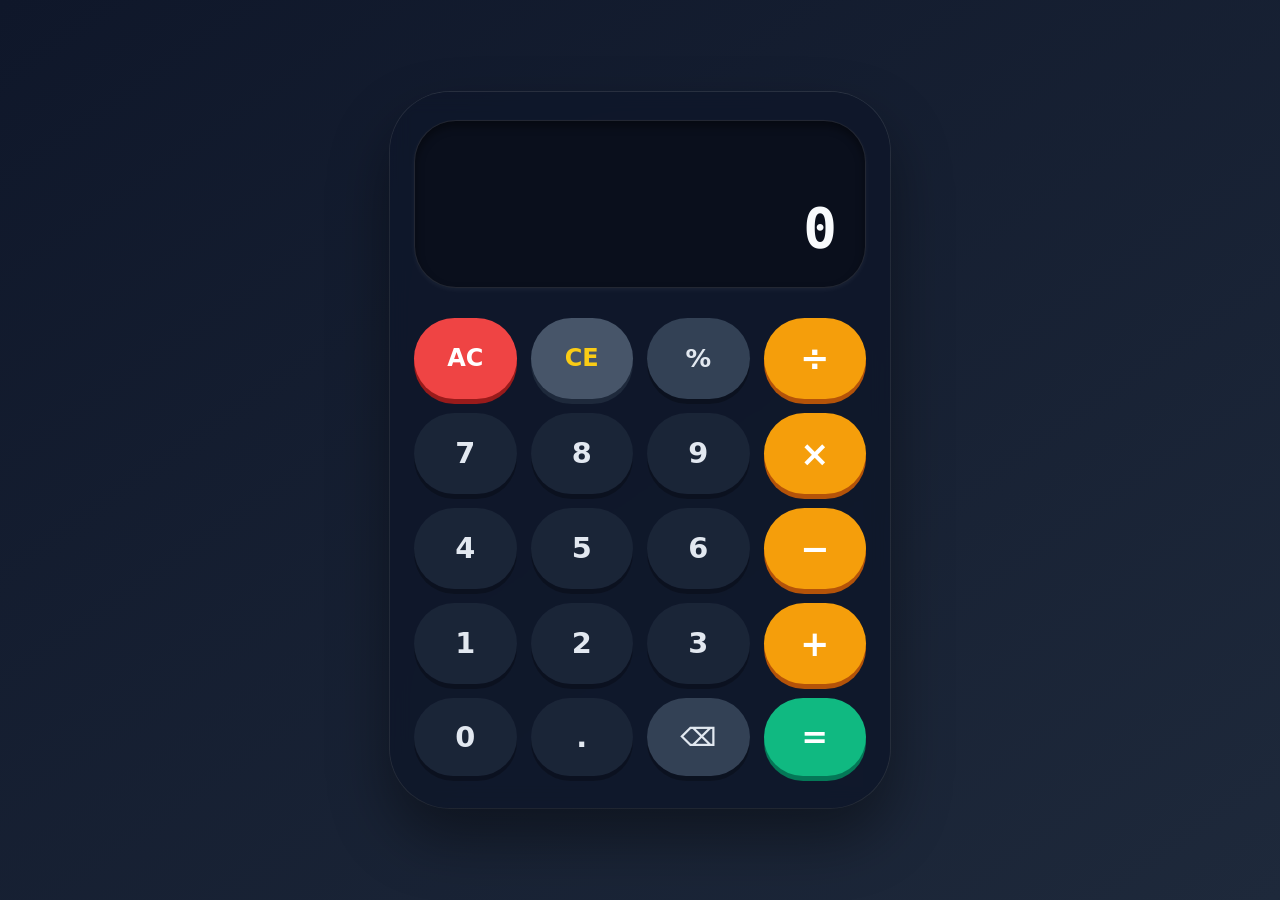
<file: calculator/index.html>
<!DOCTYPE html>
<html lang="en">
<head>
    <meta charset="UTF-8">
    <meta name="viewport" content="width=device-width, initial-scale=1.0, user-scalable=no">
    <title>Calculator</title>
    <style>
        * {
            margin: 0;
            padding: 0;
            box-sizing: border-box;
            user-select: none;
        }

        body {
            min-height: 100vh;
            background: linear-gradient(145deg, #0f172a 0%, #1e293b 100%);
            display: flex;
            justify-content: center;
            align-items: center;
            font-family: 'Segoe UI', 'Poppins', 'Inter', system-ui, -apple-system, sans-serif;
            padding: 20px;
        }

        .calculator {
            max-width: 500px;
            width: 100%;
            background: rgba(15, 23, 42, 0.85);
            backdrop-filter: blur(10px);
            border-radius: 60px;
            box-shadow: 0 30px 60px rgba(0, 0, 0, 0.4), 0 0 0 1px rgba(255, 255, 255, 0.1);
            padding: 28px 24px 32px 24px;
        }

        .display {
            background: #0a0f1c;
            border-radius: 42px;
            padding: 25px 28px;
            margin-bottom: 30px;
            box-shadow: inset 0 5px 8px rgba(0, 0, 0, 0.4), 0 2px 5px rgba(255, 255, 255, 0.05);
            border: 1px solid rgba(255, 255, 255, 0.1);
        }

        .expression {
            min-height: 36px;
            font-size: 1.2rem;
            color: #94a3b8;
            text-align: right;
            word-wrap: break-word;
            word-break: break-all;
            font-family: 'Courier New', 'Fira Code', monospace;
            letter-spacing: 0.5px;
        }

        .current-input {
            font-size: 3.5rem;
            font-weight: 700;
            text-align: right;
            color: #f8fafc;
            word-wrap: break-word;
            word-break: break-all;
            line-height: 1.2;
            margin-top: 12px;
            font-family: 'Segoe UI', 'Inter', monospace;
        }

        .buttons-grid {
            display: grid;
            grid-template-columns: repeat(4, 1fr);
            gap: 14px;
        }

        .btn {
            background: rgba(30, 41, 59, 0.8);
            border: none;
            padding: 20px 0;
            border-radius: 50px;
            font-size: 1.8rem;
            font-weight: 600;
            color: #e2e8f0;
            transition: all 0.15s ease;
            cursor: pointer;
            box-shadow: 0 5px 0 rgba(0, 0, 0, 0.25);
            font-family: inherit;
            display: flex;
            align-items: center;
            justify-content: center;
        }

        .btn:active {
            transform: translateY(3px);
            box-shadow: 0 2px 0 rgba(0, 0, 0, 0.25);
        }

        .operator {
            background: #f59e0b;
            color: white;
            font-size: 2.2rem;
            box-shadow: 0 5px 0 #b45309;
        }

        .operator-equal {
            background: #10b981;
            box-shadow: 0 5px 0 #047857;
            font-size: 2rem;
        }

        .clear-btn {
            background: #ef4444;
            color: white;
            font-size: 1.5rem;
            box-shadow: 0 5px 0 #991b1b;
        }

        .clear-entry {
            background: #475569;
            color: #facc15;
            font-size: 1.5rem;
            box-shadow: 0 5px 0 #1e293b;
        }

        .btn-special {
            background: #334155;
            font-size: 1.6rem;
        }

        @media (hover: hover) {
            .btn:hover {
                filter: brightness(1.1);
                transform: translateY(-2px);
                box-shadow: 0 7px 0 rgba(0, 0, 0, 0.25);
            }
            .btn:active:hover {
                transform: translateY(3px);
                box-shadow: 0 2px 0 rgba(0, 0, 0, 0.25);
            }
        }

        @media (max-width: 500px) {
            .calculator {
                padding: 20px 18px 26px;
            }
            .btn {
                padding: 15px 0;
                font-size: 1.5rem;
            }
            .current-input {
                font-size: 2.5rem;
            }
            .buttons-grid {
                gap: 10px;
            }
            .operator {
                font-size: 1.9rem;
            }
        }
    </style>
</head>
<body>

<div class="calculator">
    <div class="display">
        <div class="expression" id="expressionArea"></div>
        <div class="current-input" id="currentDisplay">0</div>
    </div>

    <div class="buttons-grid">
        <button class="btn clear-btn" data-action="clearAll">AC</button>
        <button class="btn clear-entry" data-action="clearEntry">CE</button>
        <button class="btn btn-special" data-op="percent">%</button>
        <button class="btn operator" data-op="/">÷</button>

        <button class="btn number" data-num="7">7</button>
        <button class="btn number" data-num="8">8</button>
        <button class="btn number" data-num="9">9</button>
        <button class="btn operator" data-op="*">×</button>

        <button class="btn number" data-num="4">4</button>
        <button class="btn number" data-num="5">5</button>
        <button class="btn number" data-num="6">6</button>
        <button class="btn operator" data-op="-">−</button>

        <button class="btn number" data-num="1">1</button>
        <button class="btn number" data-num="2">2</button>
        <button class="btn number" data-num="3">3</button>
        <button class="btn operator" data-op="+">+</button>

        <button class="btn number" data-num="0">0</button>
        <button class="btn number" data-num=".">.</button>
        <button class="btn btn-special" data-action="backspace">⌫</button>
        <button class="btn operator operator-equal" data-action="equals">=</button>
    </div>
</div>

<script>
    const currentDisplaySpan = document.getElementById('currentDisplay');
    const expressionSpan = document.getElementById('expressionArea');

    let currentInput = "0";
    let previousInput = "";
    let currentOperator = null;
    let waitingForOperand = false;
    let expressionHistory = "";

    function formatDisplay(value) {
        if (value === undefined || value === null) return "";
        let str = value.toString();
        if (str.length > 16) {
            let num = parseFloat(str);
            if (!isNaN(num)) return num.toExponential(10);
        }
        return str;
    }

    function getOperatorSymbol(op) {
        if (op === '+') return '+';
        if (op === '-') return '−';
        if (op === '*') return '×';
        if (op === '/') return '÷';
        if (op === '%') return '%';
        return op;
    }

    function updateDisplay() {
        let mainValue = currentInput;
        if (mainValue === "") mainValue = "0";
        if (mainValue.length > 18) {
            mainValue = parseFloat(mainValue).toExponential(10);
        }
        currentDisplaySpan.innerText = mainValue;

        if (expressionHistory) {
            expressionSpan.innerText = expressionHistory;
        } else if (currentOperator && previousInput !== "" && !waitingForOperand) {
            expressionSpan.innerText = `${formatDisplay(previousInput)} ${getOperatorSymbol(currentOperator)} ${formatDisplay(currentInput)}`;
        } else if (previousInput !== "" && currentOperator && waitingForOperand) {
            expressionSpan.innerText = `${formatDisplay(previousInput)} ${getOperatorSymbol(currentOperator)} `;
        } else {
            expressionSpan.innerText = "";
        }
    }

    function calculate(operator, a, b) {
        const num1 = parseFloat(a);
        const num2 = parseFloat(b);
        if (isNaN(num1) || isNaN(num2)) return NaN;

        switch (operator) {
            case '+': return num1 + num2;
            case '-': return num1 - num2;
            case '*': return num1 * num2;
            case '/': 
                if (num2 === 0) return NaN;
                return num1 / num2;
            case '%': return num1 % num2;
            default: return NaN;
        }
    }

    function handleError(errorMsg) {
        currentDisplaySpan.innerText = errorMsg;
        expressionSpan.innerText = "error";
        setTimeout(() => {
            clearAll();
        }, 1300);
        previousInput = "";
        currentOperator = null;
        waitingForOperand = false;
        currentInput = "0";
        expressionHistory = "";
    }

    function setOperator(op) {
        if (currentOperator !== null && !waitingForOperand) {
            const result = calculate(currentOperator, previousInput, currentInput);
            if (isNaN(result) || !isFinite(result)) {
                handleError("Math Error");
                return;
            }
            previousInput = result.toString();
            currentInput = previousInput;
            expressionHistory = `${formatDisplay(previousInput)} ${getOperatorSymbol(op)} `;
            waitingForOperand = true;
            currentOperator = op;
            updateDisplay();
            return;
        }

        if (currentOperator === null && !waitingForOperand) {
            previousInput = currentInput;
            currentOperator = op;
            waitingForOperand = true;
            expressionHistory = `${formatDisplay(previousInput)} ${getOperatorSymbol(op)} `;
            updateDisplay();
            return;
        }

        if (waitingForOperand) {
            currentOperator = op;
            let parts = expressionHistory.trim().split(' ');
            if (parts.length >= 2) {
                parts[1] = getOperatorSymbol(op);
                expressionHistory = parts.join(' ') + ' ';
            } else {
                expressionHistory = `${formatDisplay(previousInput)} ${getOperatorSymbol(op)} `;
            }
            updateDisplay();
        }
    }

    function inputNumber(num) {
        if (waitingForOperand) {
            currentInput = num;
            waitingForOperand = false;
            if (!expressionHistory && currentOperator) {
            } else {
                expressionHistory = "";
            }
            updateDisplay();
            return;
        }

        if (num === '.') {
            if (currentInput.includes('.')) return;
            if (currentInput === "" || currentInput === "0") {
                currentInput = "0.";
                updateDisplay();
                return;
            }
            currentInput += '.';
            updateDisplay();
            return;
        }

        if (currentInput === "0" && num !== ".") {
            currentInput = num;
        } else {
            currentInput += num;
        }
        
        if (currentInput.length > 20) {
            currentInput = currentInput.slice(0, 20);
        }
        updateDisplay();
    }

    function handlePercent() {
        if (waitingForOperand || currentInput === "") return;
        let value = parseFloat(currentInput);
        if (isNaN(value)) return;
        currentInput = (value / 100).toString();
        updateDisplay();
    }

    function backspace() {
        if (waitingForOperand) return;
        if (currentInput.length === 1 || (currentInput.length === 2 && currentInput.startsWith("-"))) {
            currentInput = "0";
        } else {
            currentInput = currentInput.slice(0, -1);
            if (currentInput === "" || currentInput === "-") currentInput = "0";
        }
        updateDisplay();
    }

    function clearEntry() {
        currentInput = "0";
        waitingForOperand = false;
        updateDisplay();
    }

    function clearAll() {
        currentInput = "0";
        previousInput = "";
        currentOperator = null;
        waitingForOperand = false;
        expressionHistory = "";
        updateDisplay();
    }

    function evaluateExpression() {
        if (currentOperator === null || waitingForOperand) {
            if (currentOperator !== null && waitingForOperand && previousInput !== "") {
                currentInput = previousInput;
                currentOperator = null;
                waitingForOperand = false;
                expressionHistory = "";
                updateDisplay();
            }
            return;
        }

        const result = calculate(currentOperator, previousInput, currentInput);
        if (isNaN(result) || !isFinite(result)) {
            handleError("Cannot divide by zero");
            return;
        }

        expressionHistory = `${formatDisplay(previousInput)} ${getOperatorSymbol(currentOperator)} ${formatDisplay(currentInput)} =`;
        
        let rounded = parseFloat(result.toFixed(10));
        currentInput = rounded.toString();
        previousInput = "";
        currentOperator = null;
        waitingForOperand = true;
        updateDisplay();
    }

    function toggleSign() {
        if (waitingForOperand) return;
        let val = parseFloat(currentInput);
        if (isNaN(val)) return;
        currentInput = (-val).toString();
        updateDisplay();
    }

    document.querySelectorAll('.number').forEach(btn => {
        btn.addEventListener('click', () => {
            const num = btn.getAttribute('data-num');
            if (num !== null) inputNumber(num);
        });
    });

    document.querySelectorAll('.operator[data-op]').forEach(btn => {
        btn.addEventListener('click', () => {
            let op = btn.getAttribute('data-op');
            if (op === '%') {
                handlePercent();
                return;
            }
            setOperator(op);
        });
    });

    const clearAllBtn = document.querySelector('[data-action="clearAll"]');
    if (clearAllBtn) clearAllBtn.addEventListener('click', clearAll);

    const clearEntryBtn = document.querySelector('[data-action="clearEntry"]');
    if (clearEntryBtn) clearEntryBtn.addEventListener('click', clearEntry);

    const backspaceBtn = document.querySelector('[data-action="backspace"]');
    if (backspaceBtn) backspaceBtn.addEventListener('click', backspace);

    const equalsBtn = document.querySelector('[data-action="equals"]');
    if (equalsBtn) equalsBtn.addEventListener('click', evaluateExpression);

    window.addEventListener('keydown', (e) => {
        const key = e.key;
        if (key >= '0' && key <= '9') {
            inputNumber(key);
        } else if (key === '.') {
            inputNumber('.');
        } else if (key === '+' || key === '-' || key === '*' || key === '/') {
            setOperator(key);
            e.preventDefault();
        } else if (key === '%') {
            handlePercent();
        } else if (key === 'Enter' || key === '=') {
            evaluateExpression();
            e.preventDefault();
        } else if (key === 'Escape') {
            clearAll();
        } else if (key === 'Backspace') {
            backspace();
        } else if (key === 'Delete') {
            clearEntry();
        } else if (key === 'n' || key === 'N' || key === '±') {
            toggleSign();
        }
    });

    const displayDiv = document.querySelector('.current-input');
    if (displayDiv) {
        displayDiv.addEventListener('dblclick', () => toggleSign());
        displayDiv.style.cursor = 'pointer';
    }

    updateDisplay();
</script>
</body>
</html>
</file>
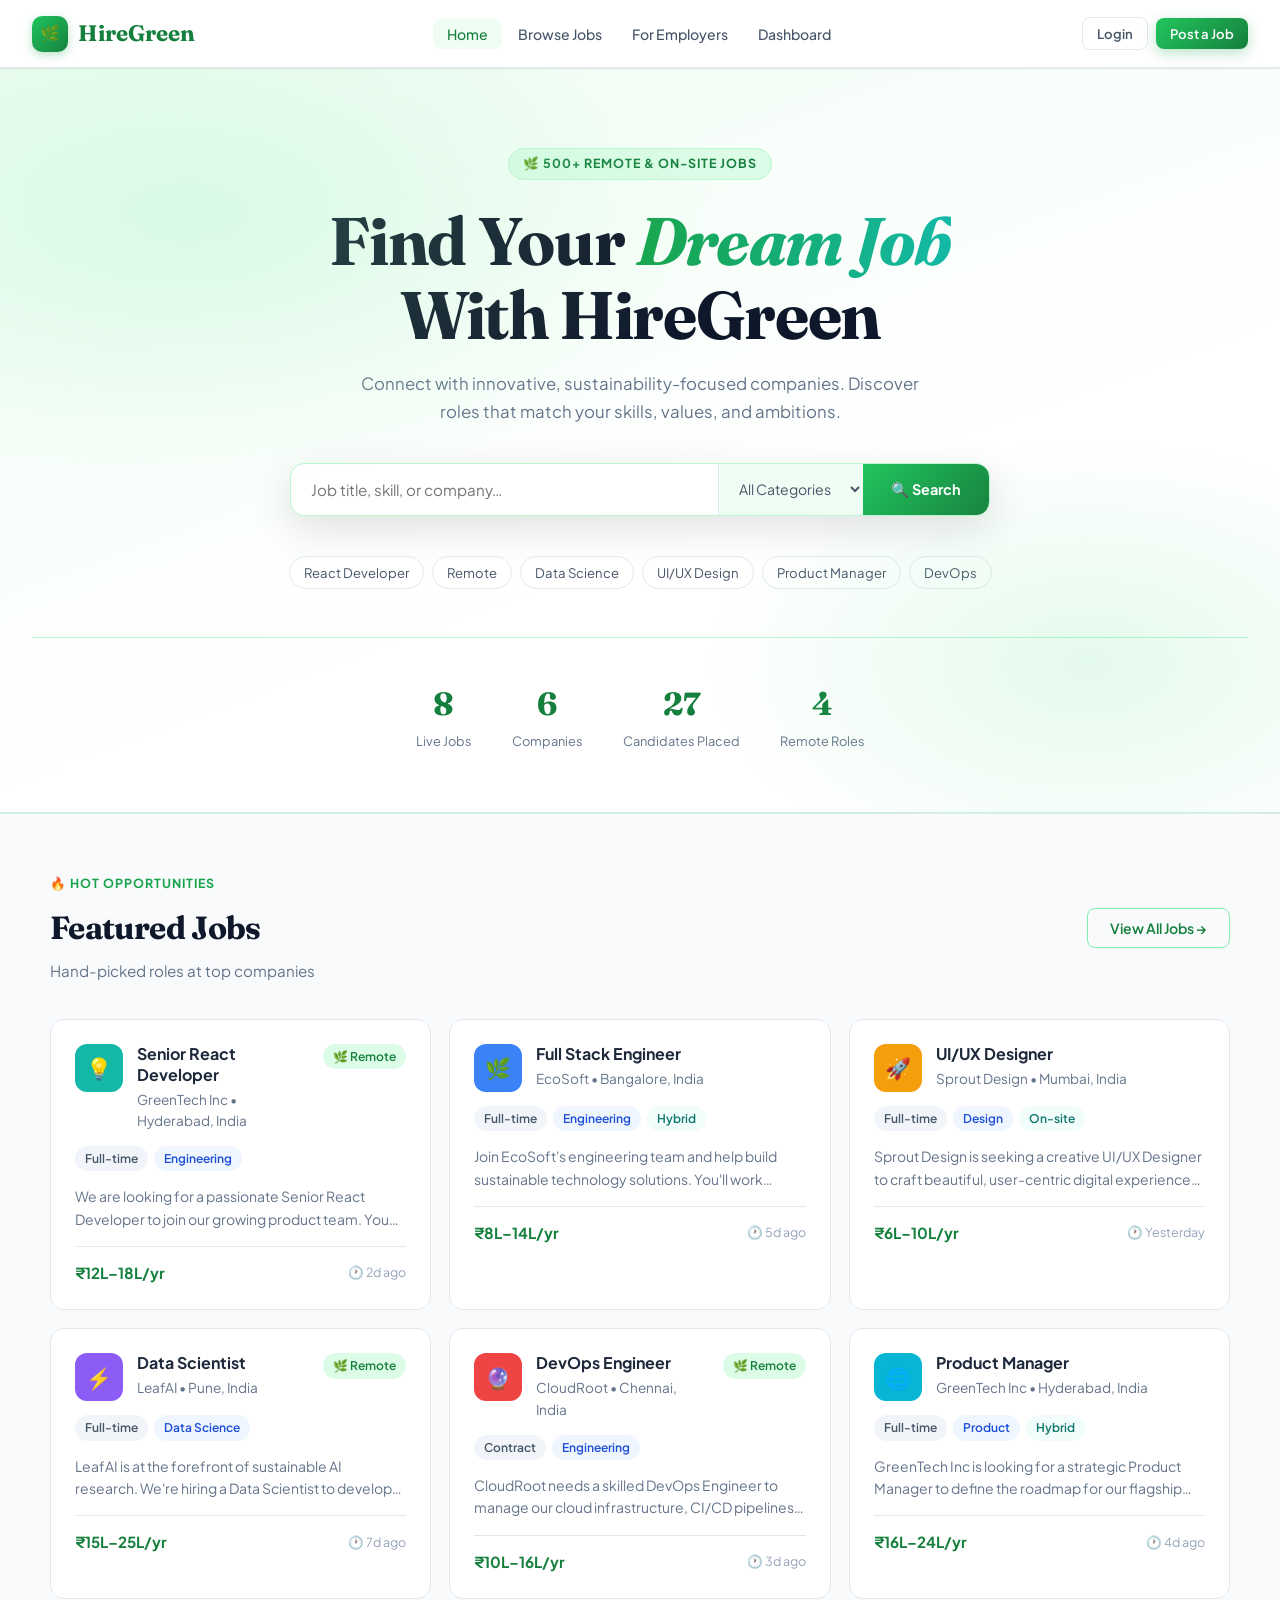
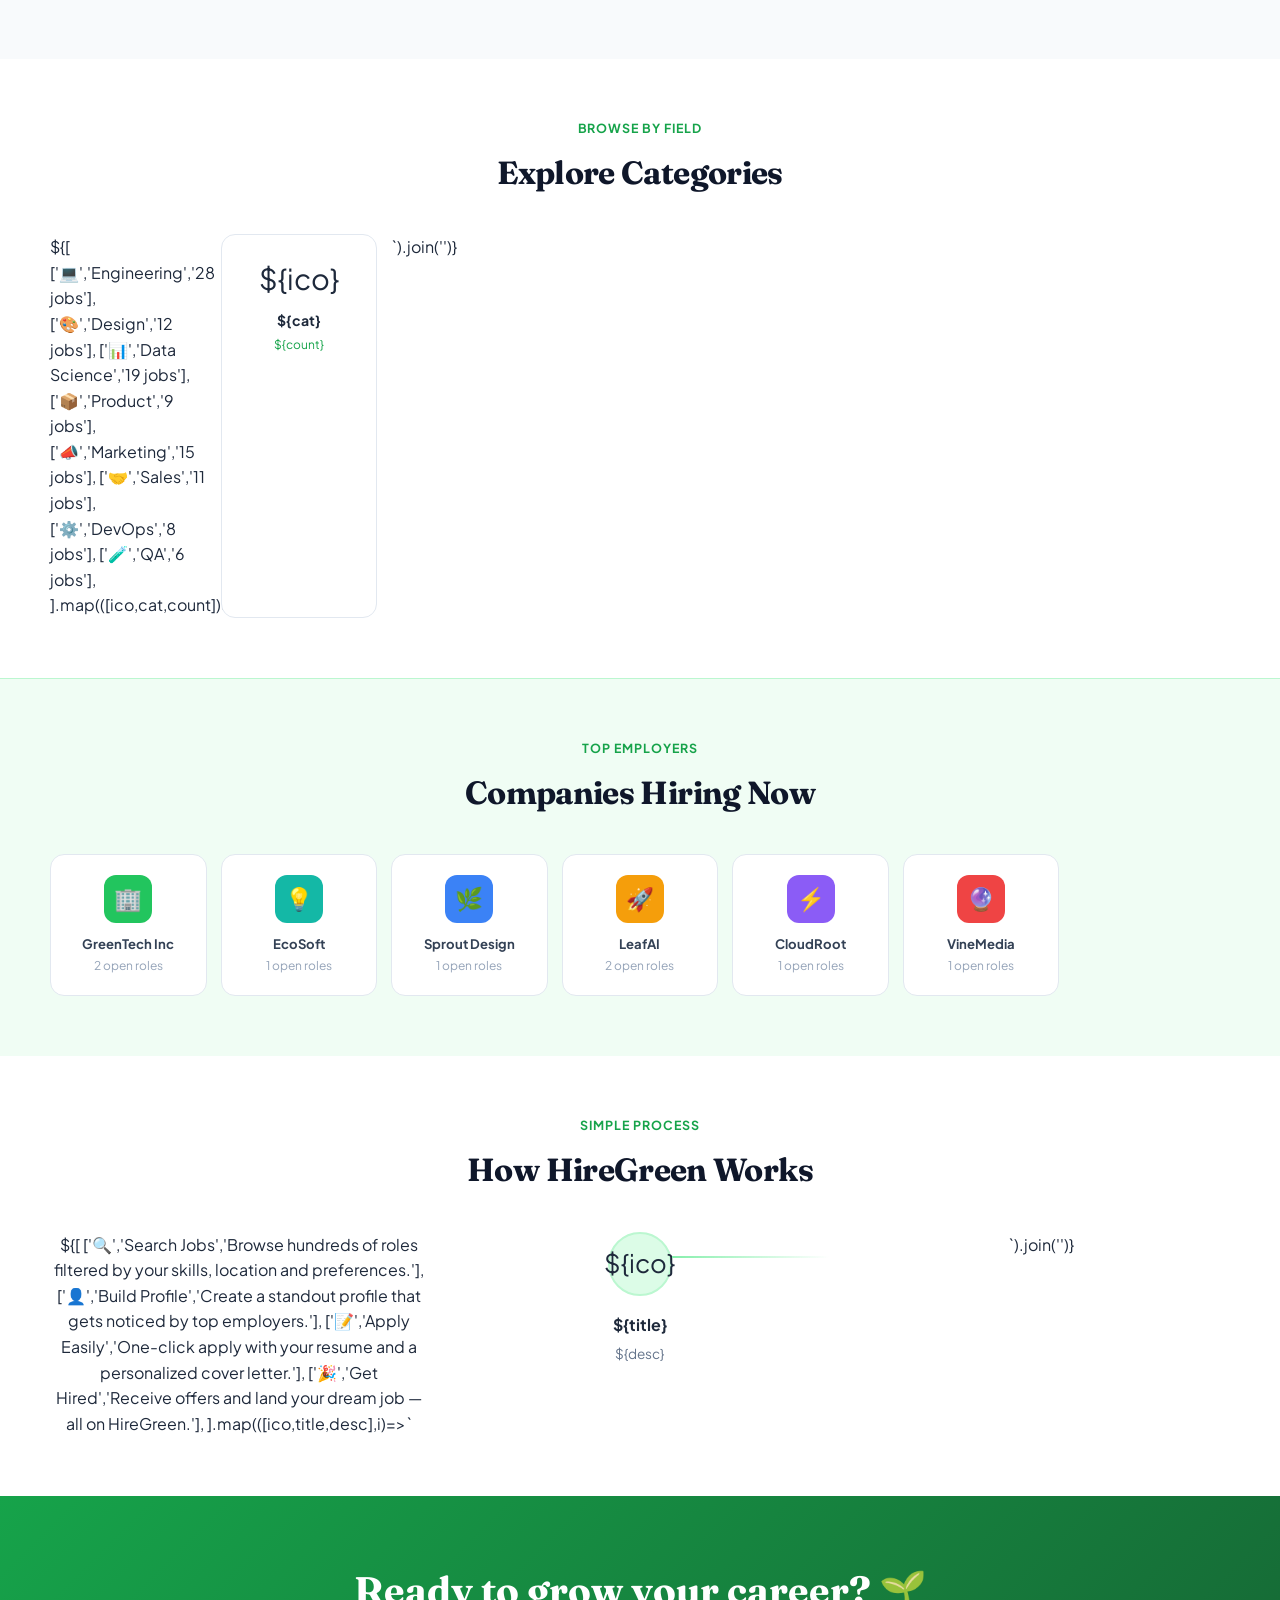
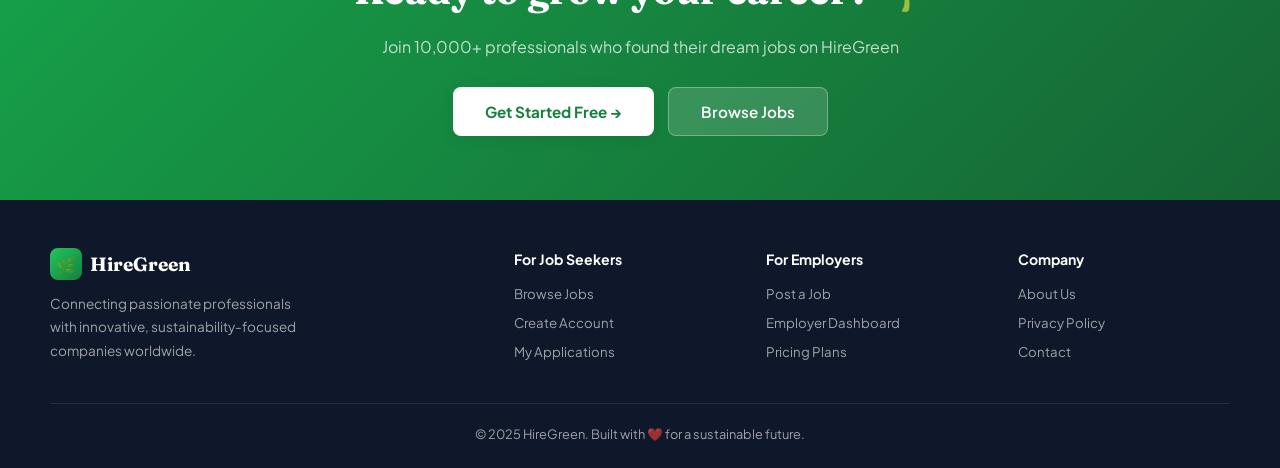
<file: JobBoard/index.html>
<!DOCTYPE html>
<html lang="en">
<head>
  <meta charset="UTF-8">
  <meta name="viewport" content="width=device-width, initial-scale=1.0">
  <title>HireGreen — Find Your Dream Job</title>
  <meta name="description" content="HireGreen: The modern job board connecting top talent with sustainable, forward-thinking companies.">
  <link rel="icon" href="data:image/svg+xml,<svg xmlns='http://www.w3.org/2000/svg' viewBox='0 0 100 100'><text y='.9em' font-size='90'>🌿</text></svg>">
  <link rel="stylesheet" href="style.css">
</head>
<body>

<!-- ══════════════════ NAVBAR ══════════════════ -->
<nav class="navbar">
  <div class="nav-brand" onclick="App.page('page-home')">
    <div class="brand-icon">🌿</div>
    HireGreen
  </div>

  <ul class="nav-links">
    <li><a onclick="App.page('page-home')" data-page="page-home">Home</a></li>
    <li><a onclick="App.page('page-jobs'); App.filterJobs();" data-page="page-jobs">Browse Jobs</a></li>
    <li><a onclick="App.showAuth('register')" data-page="page-post">For Employers</a></li>
    <li><a onclick="App.openDash()">Dashboard</a></li>
  </ul>

  <div class="nav-actions" id="nav-auth"></div>
  <div class="hamburger" id="hamburger"><span></span><span></span><span></span></div>
</nav>

<!-- Mobile Menu -->
<div class="mobile-menu" id="mobile-menu">
  <a onclick="App.page('page-home')">🏠 Home</a>
  <a onclick="App.page('page-jobs');App.filterJobs()">🔍 Browse Jobs</a>
  <a onclick="App.openDash()">📊 Dashboard</a>
  <div id="mobile-auth"></div>
</div>

<!-- ══════════════════ MAIN ══════════════════ -->
<main class="main">

<!-- ─────────── HOME ─────────── -->
<div id="page-home" class="page">

  <!-- Hero -->
  <div class="hero">
    <div class="hero-eyebrow">🌿 500+ Remote & On-site Jobs</div>
    <h1>Find Your <em>Dream Job</em><br>With HireGreen</h1>
    <p>Connect with innovative, sustainability-focused companies. Discover roles that match your skills, values, and ambitions.</p>

    <div class="search-hero">
      <input id="hero-search" type="text" placeholder="Job title, skill, or company…">
      <select id="hero-cat">
        <option value="">All Categories</option>
        <option>Engineering</option>
        <option>Design</option>
        <option>Product</option>
        <option>Data Science</option>
        <option>Marketing</option>
        <option>Sales</option>
      </select>
      <button id="hero-search-btn">🔍 Search</button>
    </div>

    <div class="hero-tags">
      <span class="hero-tag">React Developer</span>
      <span class="hero-tag">Remote</span>
      <span class="hero-tag">Data Science</span>
      <span class="hero-tag">UI/UX Design</span>
      <span class="hero-tag">Product Manager</span>
      <span class="hero-tag">DevOps</span>
    </div>

    <div class="hero-stats">
      <div class="hero-stat"><div class="hero-stat-num" id="stat-jobs">0</div><div class="hero-stat-label">Live Jobs</div></div>
      <div class="hero-stat"><div class="hero-stat-num" id="stat-cos">0</div><div class="hero-stat-label">Companies</div></div>
      <div class="hero-stat"><div class="hero-stat-num" id="stat-placed">0</div><div class="hero-stat-label">Candidates Placed</div></div>
      <div class="hero-stat"><div class="hero-stat-num" id="stat-remote">0</div><div class="hero-stat-label">Remote Roles</div></div>
    </div>
  </div>

  <!-- Featured Jobs -->
  <div class="section" style="background:var(--n50);border-top:1px solid var(--border);">
    <div class="container">
      <div class="section-header flex justify-between items-center flex-wrap gap-3">
        <div>
          <div class="section-label">🔥 Hot Opportunities</div>
          <div class="section-title">Featured Jobs</div>
          <div class="section-sub">Hand-picked roles at top companies</div>
        </div>
        <button class="btn btn-outline" onclick="App.page('page-jobs');App.filterJobs()">View All Jobs →</button>
      </div>
      <div class="jobs-grid" id="home-jobs"></div>
    </div>
  </div>

  <!-- Categories -->
  <div class="section">
    <div class="container">
      <div class="section-header text-center">
        <div class="section-label">Browse by Field</div>
        <div class="section-title">Explore Categories</div>
      </div>
      <div style="display:grid;grid-template-columns:repeat(auto-fill,minmax(150px,1fr));gap:14px">
        ${[
          ['💻','Engineering','28 jobs'],
          ['🎨','Design','12 jobs'],
          ['📊','Data Science','19 jobs'],
          ['📦','Product','9 jobs'],
          ['📣','Marketing','15 jobs'],
          ['🤝','Sales','11 jobs'],
          ['⚙️','DevOps','8 jobs'],
          ['🧪','QA','6 jobs'],
        ].map(([ico,cat,count])=>`
        <div style="background:white;border:1px solid var(--border);border-radius:var(--radius);padding:20px;text-align:center;cursor:pointer;transition:all .2s"
          onclick="document.getElementById('filter-cat').value='${cat}';App.page('page-jobs');App.filterJobs();"
          onmouseover="this.style.borderColor='var(--g300)';this.style.transform='translateY(-3px)';this.style.boxShadow='var(--shadow-green)'"
          onmouseout="this.style.borderColor='';this.style.transform='';this.style.boxShadow=''">
          <div style="font-size:1.8rem;margin-bottom:8px">${ico}</div>
          <div style="font-weight:700;font-size:.88rem;color:var(--n800)">${cat}</div>
          <div style="font-size:.75rem;color:var(--g600);margin-top:3px">${count}</div>
        </div>`).join('')}
      </div>
    </div>
  </div>

  <!-- Companies -->
  <div class="section" style="background:var(--g50);border-top:1px solid var(--border-green);">
    <div class="container">
      <div class="section-header text-center">
        <div class="section-label">Top Employers</div>
        <div class="section-title">Companies Hiring Now</div>
      </div>
      <div class="company-grid" id="company-grid"></div>
    </div>
  </div>

  <!-- How It Works -->
  <div class="section">
    <div class="container">
      <div class="section-header text-center">
        <div class="section-label">Simple Process</div>
        <div class="section-title">How HireGreen Works</div>
      </div>
      <div style="display:grid;grid-template-columns:repeat(auto-fit,minmax(220px,1fr));gap:24px;text-align:center">
        ${[
          ['🔍','Search Jobs','Browse hundreds of roles filtered by your skills, location and preferences.'],
          ['👤','Build Profile','Create a standout profile that gets noticed by top employers.'],
          ['📝','Apply Easily','One-click apply with your resume and a personalized cover letter.'],
          ['🎉','Get Hired','Receive offers and land your dream job — all on HireGreen.'],
        ].map(([ico,title,desc],i)=>`
        <div style="position:relative">
          <div style="width:64px;height:64px;border-radius:50%;background:var(--g100);border:2px solid var(--g200);display:flex;align-items:center;justify-content:center;font-size:1.6rem;margin:0 auto 16px">
            ${ico}
          </div>
          <div style="position:absolute;top:24px;left:calc(50% + 32px);right:0;height:2px;background:linear-gradient(90deg,var(--g300),transparent);display:${i<3?'block':'none'}"></div>
          <div style="font-weight:700;color:var(--n800);margin-bottom:6px">${title}</div>
          <div style="font-size:.85rem;color:var(--n500);line-height:1.6">${desc}</div>
        </div>`).join('')}
      </div>
    </div>
  </div>

  <!-- CTA Banner -->
  <div style="background:linear-gradient(135deg,var(--g600),var(--g800));padding:64px 2rem;text-align:center;">
    <div style="font-family:'Fraunces',serif;font-size:clamp(1.6rem,4vw,2.4rem);font-weight:700;color:white;margin-bottom:12px">
      Ready to grow your career? 🌱
    </div>
    <div style="color:rgba(255,255,255,.75);margin-bottom:28px;font-size:1rem">
      Join 10,000+ professionals who found their dream jobs on HireGreen
    </div>
    <div style="display:flex;gap:14px;justify-content:center;flex-wrap:wrap">
      <button class="btn btn-white btn-lg" onclick="App.showAuth('register')">Get Started Free →</button>
      <button class="btn btn-lg" style="background:rgba(255,255,255,.15);color:white;border:1px solid rgba(255,255,255,.3)" onclick="App.page('page-jobs');App.filterJobs()">Browse Jobs</button>
    </div>
  </div>

  <!-- Footer -->
  <footer style="background:var(--n900);padding:48px 2rem 24px;color:rgba(255,255,255,.6)">
    <div class="container">
      <div style="display:grid;grid-template-columns:2fr 1fr 1fr 1fr;gap:40px;margin-bottom:40px;flex-wrap:wrap">
        <div>
          <div style="display:flex;align-items:center;gap:8px;margin-bottom:12px">
            <div style="width:32px;height:32px;background:linear-gradient(135deg,var(--g500),var(--g700));border-radius:8px;display:flex;align-items:center;justify-content:center">🌿</div>
            <span style="font-family:'Fraunces',serif;font-size:1.2rem;font-weight:700;color:white">HireGreen</span>
          </div>
          <p style="font-size:.85rem;line-height:1.7;max-width:260px">Connecting passionate professionals with innovative, sustainability-focused companies worldwide.</p>
        </div>
        <div>
          <div style="color:white;font-weight:700;margin-bottom:12px;font-size:.88rem">For Job Seekers</div>
          <div style="display:flex;flex-direction:column;gap:8px;font-size:.83rem">
            <a onclick="App.page('page-jobs')" style="cursor:pointer;color:rgba(255,255,255,.6)">Browse Jobs</a>
            <a onclick="App.showAuth('register')" style="cursor:pointer;color:rgba(255,255,255,.6)">Create Account</a>
            <a onclick="App.openDash()" style="cursor:pointer;color:rgba(255,255,255,.6)">My Applications</a>
          </div>
        </div>
        <div>
          <div style="color:white;font-weight:700;margin-bottom:12px;font-size:.88rem">For Employers</div>
          <div style="display:flex;flex-direction:column;gap:8px;font-size:.83rem">
            <a onclick="App.showAuth('register')" style="cursor:pointer;color:rgba(255,255,255,.6)">Post a Job</a>
            <a onclick="App.openDash()" style="cursor:pointer;color:rgba(255,255,255,.6)">Employer Dashboard</a>
            <a style="cursor:pointer;color:rgba(255,255,255,.6)">Pricing Plans</a>
          </div>
        </div>
        <div>
          <div style="color:white;font-weight:700;margin-bottom:12px;font-size:.88rem">Company</div>
          <div style="display:flex;flex-direction:column;gap:8px;font-size:.83rem">
            <a style="cursor:pointer;color:rgba(255,255,255,.6)">About Us</a>
            <a style="cursor:pointer;color:rgba(255,255,255,.6)">Privacy Policy</a>
            <a style="cursor:pointer;color:rgba(255,255,255,.6)">Contact</a>
          </div>
        </div>
      </div>
      <div style="border-top:1px solid rgba(255,255,255,.1);padding-top:20px;text-align:center;font-size:.8rem">
        © 2025 HireGreen. Built with ❤️ for a sustainable future.
      </div>
    </div>
  </footer>
</div><!-- /page-home -->

<!-- ─────────── JOBS LISTING ─────────── -->
<div id="page-jobs" class="page">
  <div class="page-head">
    <div class="container">
      <div class="section-label">🔍 Job Board</div>
      <h2>Browse All Jobs</h2>
      <p>Find your perfect role from hundreds of opportunities</p>
    </div>
  </div>

  <div class="section">
    <div class="container">
      <!-- Search Bar -->
      <div style="display:flex;gap:12px;margin-bottom:20px;flex-wrap:wrap">
        <div style="flex:1;position:relative;min-width:200px">
          <span style="position:absolute;left:12px;top:50%;transform:translateY(-50%);color:var(--n400)">🔍</span>
          <input id="search-input" type="text" placeholder="Search jobs, skills, companies…"
            style="width:100%;padding:11px 14px 11px 38px;border:1.5px solid var(--border);border-radius:var(--radius-sm);font-family:'Plus Jakarta Sans',sans-serif;font-size:.92rem;outline:none;transition:all .2s"
            onfocus="this.style.borderColor='var(--g400)'" onblur="this.style.borderColor='var(--border)'">
        </div>
        <select id="filter-cat" class="form-control" style="max-width:180px">
          <option value="">All Categories</option>
          <option>Engineering</option><option>Design</option><option>Product</option>
          <option>Data Science</option><option>Marketing</option><option>Sales</option><option>Other</option>
        </select>
        <select id="sort-jobs" class="form-control" style="max-width:160px">
          <option value="newest">Newest First</option>
          <option value="popular">Most Popular</option>
          <option value="alpha">A–Z</option>
        </select>
        <button class="btn btn-primary" onclick="App.showAuth('register')">+ Post Job</button>
      </div>

      <div class="two-col">
        <!-- Sidebar Filters -->
        <div class="sidebar">
          <div class="filter-card">
            <div class="filter-card-head">
              <span>Filters</span>
              <span style="font-size:.78rem;font-weight:400;color:var(--g600);cursor:pointer" onclick="document.querySelectorAll('.filter-type,.filter-mode').forEach(c=>c.checked=false);App.filterJobs()">Clear all</span>
            </div>
            <div class="filter-section">
              <div class="filter-label">Job Type</div>
              <div class="filter-options">
                <label class="filter-opt"><input type="checkbox" class="filter-type" value="Full-time">Full-time</label>
                <label class="filter-opt"><input type="checkbox" class="filter-type" value="Part-time">Part-time</label>
                <label class="filter-opt"><input type="checkbox" class="filter-type" value="Contract">Contract</label>
                <label class="filter-opt"><input type="checkbox" class="filter-type" value="Internship">Internship</label>
              </div>
            </div>
            <div class="filter-section">
              <div class="filter-label">Work Mode</div>
              <div class="filter-options">
                <label class="filter-opt"><input type="checkbox" class="filter-mode" value="Remote">🌿 Remote</label>
                <label class="filter-opt"><input type="checkbox" class="filter-mode" value="Hybrid">Hybrid</label>
                <label class="filter-opt"><input type="checkbox" class="filter-mode" value="On-site">On-site</label>
              </div>
            </div>
            <div class="filter-section">
              <div class="filter-label">Quick Links</div>
              <div style="display:flex;flex-direction:column;gap:6px">
                <button class="btn btn-outline btn-sm w-full" onclick="document.getElementById('search-input').value='Remote';App.filterJobs()">🌿 Remote Jobs</button>
                <button class="btn btn-outline btn-sm w-full" onclick="document.getElementById('filter-cat').value='Engineering';App.filterJobs()">💻 Engineering</button>
                <button class="btn btn-outline btn-sm w-full" onclick="document.getElementById('filter-cat').value='Design';App.filterJobs()">🎨 Design</button>
              </div>
            </div>
          </div>
        </div>

        <!-- Jobs Grid -->
        <div>
          <div style="display:flex;justify-content:space-between;align-items:center;margin-bottom:18px;flex-wrap:wrap;gap:8px">
            <div id="job-count" style="font-weight:600;color:var(--n600);font-size:.9rem">0 jobs found</div>
          </div>
          <div class="jobs-grid" id="jobs-grid"></div>
        </div>
      </div>
    </div>
  </div>
</div>

<!-- ─────────── JOB DETAIL (dynamic) ─────────── -->
<div id="page-job-detail" class="page"></div>

<!-- ─────────── AUTH ─────────── -->
<div id="page-auth" class="page">
  <div class="auth-wrap">
    <div class="auth-box">
      <div class="auth-logo">
        <div style="display:inline-flex;align-items:center;gap:8px;font-family:'Fraunces',serif;font-size:1.3rem;font-weight:700;color:var(--g700)">
          <div class="brand-icon" style="width:30px;height:30px;font-size:.85rem">🌿</div>
          HireGreen
        </div>
      </div>
      <div class="auth-title" id="auth-mode-label">Welcome back 👋</div>
      <div class="auth-sub" id="auth-mode-sub">Login to your HireGreen account.</div>

      <div class="auth-toggle">
        <button class="active" id="auth-tab-login">Login</button>
        <button id="auth-tab-reg">Register</button>
      </div>

      <!-- Login Panel -->
      <div id="login-panel">
        <div style="background:var(--g50);border:1px solid var(--g200);border-radius:var(--radius-sm);padding:12px 14px;margin-bottom:18px;font-size:.82rem;color:var(--g800)">
          🧪 Demo: <strong>employer@demo.com</strong> / <strong>demo123</strong><br>
          🧪 Demo: <strong>candidate@demo.com</strong> / <strong>demo123</strong>
        </div>
        <form id="login-form">
          <div class="form-group"><label class="form-label">Email</label><input type="email" id="l-email" class="form-control" placeholder="you@example.com" required autocomplete="email"></div>
          <div class="form-group"><label class="form-label">Password</label><input type="password" id="l-pw" class="form-control" placeholder="••••••••" required></div>
          <div id="login-err" class="form-error"></div>
          <button type="submit" class="btn btn-primary w-full btn-lg" style="margin-top:8px">Login →</button>
        </form>
        <div class="auth-switch">Don't have an account? <a onclick="App.showAuth('register')">Sign up free</a></div>
      </div>

      <!-- Register Panel -->
      <div id="register-panel" style="display:none">
        <div style="margin-bottom:18px">
          <div class="form-label" style="margin-bottom:8px">I am a…</div>
          <div class="role-toggle">
            <div class="role-btn active" data-role="candidate">
              <div class="role-icon">🎯</div>
              <div class="role-name">Job Seeker</div>
            </div>
            <div class="role-btn" data-role="employer">
              <div class="role-icon">🏢</div>
              <div class="role-name">Employer</div>
            </div>
          </div>
        </div>
        <form id="register-form">
          <div class="form-group"><label class="form-label">Full Name</label><input id="r-name" class="form-control" placeholder="Your full name" required></div>
          <div class="form-group"><label class="form-label">Email</label><input type="email" id="r-email" class="form-control" placeholder="you@example.com" required autocomplete="email"></div>
          <div class="form-row">
            <div class="form-group"><label class="form-label">Password</label><input type="password" id="r-pw" class="form-control" placeholder="Min 6 chars" required></div>
            <div class="form-group"><label class="form-label">Confirm</label><input type="password" id="r-cpw" class="form-control" placeholder="Repeat" required></div>
          </div>
          <div id="reg-err" class="form-error"></div>
          <button type="submit" class="btn btn-primary w-full btn-lg" style="margin-top:8px">Create Account →</button>
        </form>
        <div class="auth-switch">Already have an account? <a onclick="App.showAuth('login')">Login</a></div>
      </div>
    </div>
  </div>
</div>

<!-- ─────────── EMPLOYER DASHBOARD ─────────── -->
<div id="page-employer-dash" class="page"></div>

<!-- ─────────── CANDIDATE DASHBOARD ─────────── -->
<div id="page-candidate-dash" class="page"></div>

</main>

<!-- ══════════════════ APPLY MODAL ══════════════════ -->
<div class="modal-overlay" id="apply-modal" onclick="if(event.target===this)closeApply()">
  <div class="modal">
    <div class="modal-head">
      <div class="modal-title">📝 Apply for Job</div>
      <button class="modal-close" onclick="closeApply()">✕</button>
    </div>
    <div class="modal-body" id="apply-modal-content"></div>
  </div>
</div>

<!-- ══════════════════ TOAST ══════════════════ -->
<div class="toast-container" id="toast-container"></div>

<script src="app.js"></script>
</body>
</html>
</file>
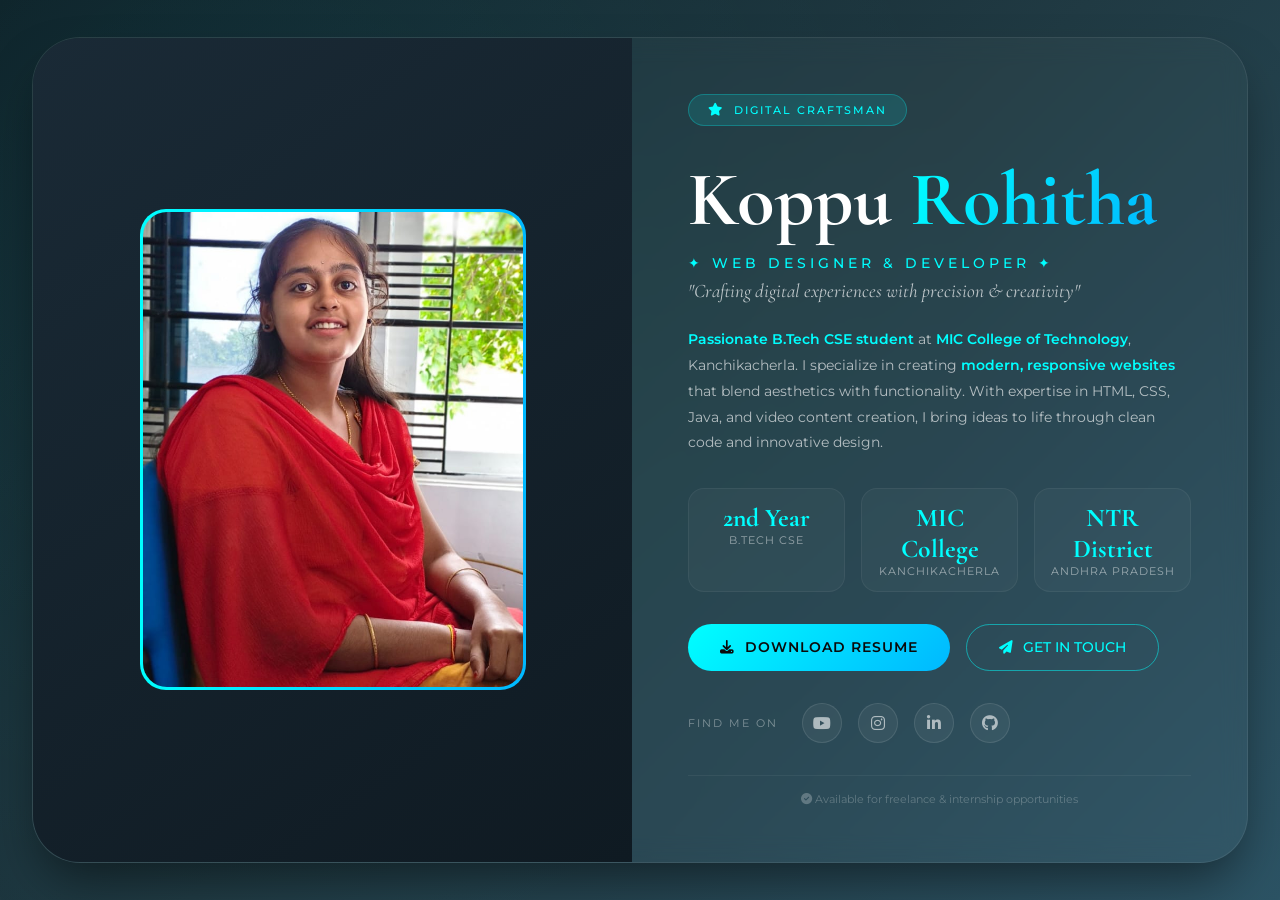
<file: landpage/index.html>
<!DOCTYPE html>
<html lang="en">
<head>
  <meta charset="UTF-8">
  <meta name="viewport" content="width=device-width, initial-scale=1.0, viewport-fit=cover">
  <title>Koppu Rohitha | Web Designer & Developer</title>
  <!-- Google Fonts - Premium Fonts -->
  <link href="https://fonts.googleapis.com/css2?family=Cormorant+Garamond:wght@400;500;600;700&family=Montserrat:wght@300;400;500;600;700;800&display=swap" rel="stylesheet">
  <link rel="stylesheet" href="https://cdnjs.cloudflare.com/ajax/libs/font-awesome/6.5.1/css/all.min.css">
  <style>
    * {
      margin: 0;
      padding: 0;
      box-sizing: border-box;
    }

    body {
      font-family: 'Montserrat', sans-serif;
      background: #0A0A0A;
      min-height: 100vh;
      display: flex;
      align-items: center;
      justify-content: center;
      position: relative;
      overflow-x: hidden;
    }

    /* premium animated background */
    .bg-overlay {
      position: fixed;
      top: 0;
      left: 0;
      width: 100%;
      height: 100%;
      background: linear-gradient(135deg, #0F2027 0%, #203A43 50%, #2C5364 100%);
      z-index: -2;
    }

    .bg-overlay::before {
      content: '';
      position: absolute;
      top: 0;
      left: 0;
      width: 100%;
      height: 100%;
      background: radial-gradient(circle at 20% 30%, rgba(0, 255, 255, 0.05) 0%, transparent 60%);
    }

    /* main container */
    .container {
      width: 100%;
      max-width: 1400px;
      margin: 0 auto;
      padding: 2rem;
      position: relative;
      z-index: 1;
    }

    /* main card - glass morphism */
    .hero-card {
      display: flex;
      flex-wrap: wrap;
      background: rgba(255, 255, 255, 0.03);
      backdrop-filter: blur(12px);
      border-radius: 48px;
      overflow: hidden;
      border: 1px solid rgba(255, 255, 255, 0.08);
      box-shadow: 0 25px 50px -12px rgba(0, 0, 0, 0.5);
    }

    /* LEFT SIDE - IMAGE SECTION WITH ROTATING BORDER */
    .image-section {
      flex: 1;
      background: linear-gradient(145deg, #1a2a36 0%, #0f1a22 100%);
      display: flex;
      align-items: center;
      justify-content: center;
      padding: 3rem;
      position: relative;
    }

    /* rotating border container */
    .rotating-border {
      position: relative;
      width: 100%;
      max-width: 380px;
      border-radius: 24px;
      cursor: pointer;
    }

    /* the rotating gradient line */
    .rotating-border::before {
      content: '';
      position: absolute;
      top: -3px;
      left: -3px;
      right: -3px;
      bottom: -3px;
      background: linear-gradient(90deg, #00ffff, #00b8ff, #00ffff, #00b8ff);
      background-size: 300% 300%;
      border-radius: 26px;
      z-index: 0;
      animation: rotateBorder 3s linear infinite;
    }

    /* inner image container */
    .profile-img {
      position: relative;
      width: 100%;
      border-radius: 24px;
      overflow: hidden;
      z-index: 1;
      background: #1a2a36;
      transition: transform 0.4s ease;
    }

    .profile-img:hover {
      transform: scale(1.02);
    }

    .profile-img img {
      width: 100%;
      height: auto;
      display: block;
      object-fit: cover;
      aspect-ratio: 4 / 5;
    }

    /* rotating animation */
    @keyframes rotateBorder {
      0% {
        background-position: 0% 50%;
      }
      50% {
        background-position: 100% 50%;
      }
      100% {
        background-position: 0% 50%;
      }
    }

    /* RIGHT SIDE - CONTENT */
    .content-section {
      flex: 1;
      padding: 3.5rem;
      display: flex;
      flex-direction: column;
      justify-content: center;
    }

    /* premium badge - cyan theme */
    .premium-badge {
      display: inline-flex;
      align-items: center;
      gap: 10px;
      background: rgba(0, 255, 255, 0.12);
      padding: 0.5rem 1.2rem;
      border-radius: 50px;
      font-size: 0.7rem;
      font-weight: 500;
      letter-spacing: 2px;
      color: #00ffff;
      margin-bottom: 2rem;
      width: fit-content;
      border: 1px solid rgba(0, 255, 255, 0.25);
    }

    .premium-badge i {
      font-size: 0.8rem;
    }

    /* name with cyan highlight - CLICKABLE */
    .name {
      font-family: 'Cormorant Garamond', serif;
      font-size: clamp(3rem, 6vw, 4.8rem);
      font-weight: 700;
      color: #FFFFFF;
      line-height: 1.1;
      margin-bottom: 0.75rem;
    }

    .highlight {
      background: linear-gradient(120deg, #00ffff, #00b8ff);
      -webkit-background-clip: text;
      background-clip: text;
      color: transparent;
      display: inline-block;
      cursor: pointer;
      transition: opacity 0.3s;
    }

    .highlight:hover {
      opacity: 0.8;
    }

    /* title */
    .title-wrapper {
      margin-bottom: 1.5rem;
    }

    .role {
      font-size: 0.85rem;
      font-weight: 500;
      letter-spacing: 4px;
      text-transform: uppercase;
      color: #00ffff;
      margin-bottom: 0.5rem;
    }

    .role-desc {
      font-family: 'Cormorant Garamond', serif;
      font-size: 1.2rem;
      font-weight: 400;
      color: rgba(255, 255, 255, 0.7);
      font-style: italic;
    }

    /* description - cyan highlights */
    .description {
      color: rgba(255, 255, 255, 0.65);
      line-height: 1.8;
      margin-bottom: 2rem;
      font-size: 0.9rem;
    }

    .description strong {
      color: #00ffff;
      font-weight: 600;
    }

    /* CLICKABLE LINKS in description */
    .clickable-link {
      color: #00ffff;
      cursor: pointer;
      text-decoration: none;
      transition: all 0.3s;
      font-weight: 600;
    }

    .clickable-link:hover {
      text-decoration: underline;
      opacity: 0.8;
    }

    /* info grid - ALL CLICKABLE */
    .info-grid {
      display: grid;
      grid-template-columns: repeat(3, 1fr);
      gap: 1rem;
      margin-bottom: 2rem;
    }

    .info-item {
      background: rgba(255, 255, 255, 0.03);
      padding: 0.8rem;
      border-radius: 16px;
      border: 1px solid rgba(255, 255, 255, 0.05);
      transition: all 0.3s;
      cursor: pointer;
      text-align: center;
    }

    .info-item:hover {
      background: rgba(0, 255, 255, 0.08);
      border-color: rgba(0, 255, 255, 0.3);
      transform: translateY(-3px);
    }

    .info-number {
      font-family: 'Cormorant Garamond', serif;
      font-size: 1.6rem;
      font-weight: 700;
      color: #00ffff;
    }

    .info-label {
      font-size: 0.7rem;
      color: rgba(255, 255, 255, 0.5);
      text-transform: uppercase;
      letter-spacing: 1px;
    }

    /* buttons - cyan theme */
    .button-group {
      display: flex;
      gap: 1rem;
      flex-wrap: wrap;
      margin-bottom: 2rem;
    }

    .btn-primary {
      background: linear-gradient(135deg, #00ffff, #00b8ff);
      border: none;
      padding: 0.9rem 2rem;
      border-radius: 50px;
      font-weight: 600;
      color: #0A0A0A;
      text-decoration: none;
      display: inline-flex;
      align-items: center;
      gap: 10px;
      transition: all 0.3s ease;
      font-size: 0.85rem;
      letter-spacing: 1px;
    }

    .btn-primary:hover {
      transform: translateY(-3px);
      box-shadow: 0 10px 25px -5px rgba(0, 255, 255, 0.4);
    }

    .btn-outline {
      background: transparent;
      border: 1.5px solid rgba(0, 255, 255, 0.5);
      padding: 0.9rem 2rem;
      border-radius: 50px;
      font-weight: 500;
      color: #00ffff;
      text-decoration: none;
      display: inline-flex;
      align-items: center;
      gap: 10px;
      transition: all 0.3s ease;
      font-size: 0.85rem;
    }

    .btn-outline:hover {
      background: rgba(0, 255, 255, 0.1);
      border-color: #00ffff;
      transform: translateY(-2px);
    }

    /* social links - cyan on hover */
    .social-section {
      display: flex;
      align-items: center;
      gap: 1.5rem;
      flex-wrap: wrap;
    }

    .social-text {
      font-size: 0.7rem;
      color: rgba(255, 255, 255, 0.4);
      letter-spacing: 2px;
    }

    .social-icons {
      display: flex;
      gap: 1rem;
    }

    .social-icons a {
      width: 40px;
      height: 40px;
      background: rgba(255, 255, 255, 0.05);
      border-radius: 50%;
      display: flex;
      align-items: center;
      justify-content: center;
      color: rgba(255, 255, 255, 0.6);
      font-size: 1rem;
      transition: all 0.3s ease;
      text-decoration: none;
      border: 1px solid rgba(255, 255, 255, 0.1);
    }

    .social-icons a:hover {
      background: #00ffff;
      color: #0A0A0A;
      transform: translateY(-3px);
      border-color: #00ffff;
    }

    /* footer */
    .footer-text {
      margin-top: 2rem;
      padding-top: 1rem;
      font-size: 0.7rem;
      color: rgba(255, 255, 255, 0.25);
      text-align: center;
      border-top: 1px solid rgba(255, 255, 255, 0.05);
    }

    /* responsive */
    @media (max-width: 900px) {
      .container {
        padding: 1rem;
      }
      .hero-card {
        flex-direction: column;
        border-radius: 32px;
      }
      .image-section {
        padding: 2rem;
      }
      .content-section {
        padding: 2rem;
      }
      .info-grid {
        grid-template-columns: repeat(2, 1fr);
      }
    }
  </style>
</head>
<body>
  <div class="bg-overlay"></div>
  
  <div class="container">
    <div class="hero-card">
      <!-- LEFT: IMAGE WITH ROTATING BORDER - CLICKABLE -->
      <div class="image-section">
        <div class="rotating-border" onclick="window.open('https://www.instagram.com/rohitha_koppu/?igsh=MTEyZzVybXVvemppdg%3D%3D', '_blank')">
          <div class="profile-img">
            <img src="picture.jpeg" alt="Koppu Rohitha">
          </div>
        </div>
      </div>

      <!-- RIGHT: CONTENT SECTION -->
      <div class="content-section">
        <div class="premium-badge">
          <i class="fas fa-star"></i> DIGITAL CRAFTSMAN
        </div>
        
        <h1 class="name">
          Koppu <span class="highlight" onclick="window.open('https://rohithakoppu.github.io/CODSOFT/portfolio/', '_blank')">Rohitha</span>
        </h1>
        
        <div class="title-wrapper">
          <div class="role">✦ WEB DESIGNER & DEVELOPER ✦</div>
          <div class="role-desc">"Crafting digital experiences with precision & creativity"</div>
        </div>
        
        <p class="description">
          <strong>Passionate B.Tech CSE student</strong> at 
          <strong class="clickable-link" onclick="window.open('https://www.mictech.edu.in/', '_blank')">MIC College of Technology</strong>, Kanchikacherla. 
          I specialize in creating <strong>modern, responsive websites</strong> that blend aesthetics with functionality. 
          With expertise in HTML, CSS, Java, and video content creation, I bring ideas to life through clean code and innovative design.
        </p>

        <div class="info-grid">
          <div class="info-item" onclick="window.open('https://www.miccollege.ac.in/', '_blank')">
            <div class="info-number">2nd Year</div>
            <div class="info-label">B.Tech CSE</div>
          </div>
          <div class="info-item" onclick="window.open('https://miccollege.ac.in/', '_blank')">
            <div class="info-number">MIC College</div>
            <div class="info-label">Kanchikacherla</div>
          </div>
          <div class="info-item" onclick="window.open('https://www.google.com/maps/place/NTR+district,+Andhra+Pradesh/@16.6,80.5,10z', '_blank')">
        
            <div class="info-number">NTR District</div>
            <div class="info-label">Andhra Pradesh</div>
          </div>
        </div>

        <div class="button-group">
          <a href="resume.jpeg" class="btn-primary" download>
            <i class="fas fa-download"></i> DOWNLOAD RESUME
          </a>
          <a href="#" class="btn-outline">
            <i class="fas fa-paper-plane"></i> GET IN TOUCH
          </a>
        </div>

        <div class="social-section">
          <span class="social-text">FIND ME ON</span>
          <div class="social-icons">
            <a href="https://youtube.com/@learnwithus.studyhub?si=nJgYNiW1tykBo0RB" target="_blank"><i class="fab fa-youtube"></i></a>
            <a href="https://www.instagram.com/rohitha_koppu/?igsh=MTEyZzVybXVvemppdg%3D%3D#" target="_blank"><i class="fab fa-instagram"></i></a>
            <a href="https://www.linkedin.com/in/rohitha-koppu-484767383?utm_source=share_via&utm_content=profile&utm_medium=member_android" target="_blank"><i class="fab fa-linkedin-in"></i></a>
            <a href="https://github.com/rohithakoppu" target="_blank"><i class="fab fa-github"></i></a>
          </div>
        </div>

        <div class="footer-text">
          <i class="fas fa-check-circle"></i> Available for freelance & internship opportunities
        </div>
      </div>
    </div>
  </div>
</body>
</html>
</file>
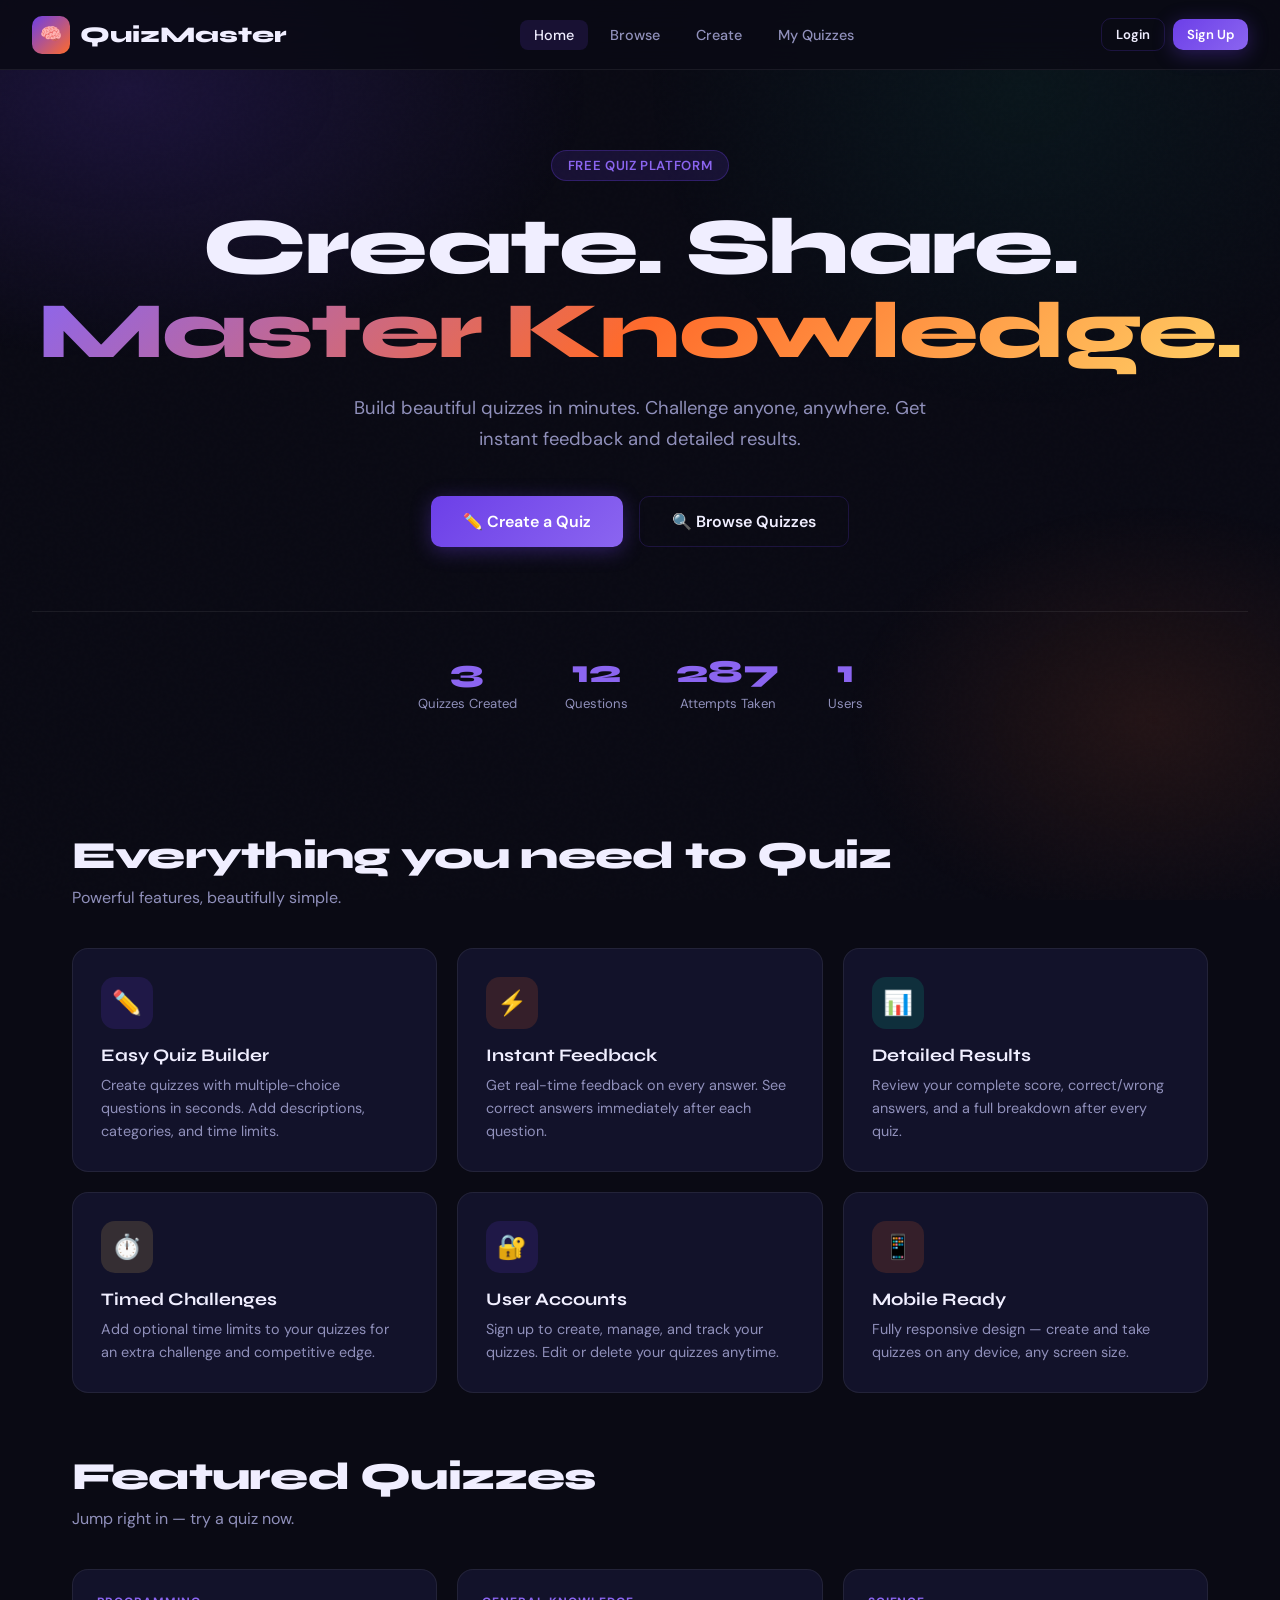
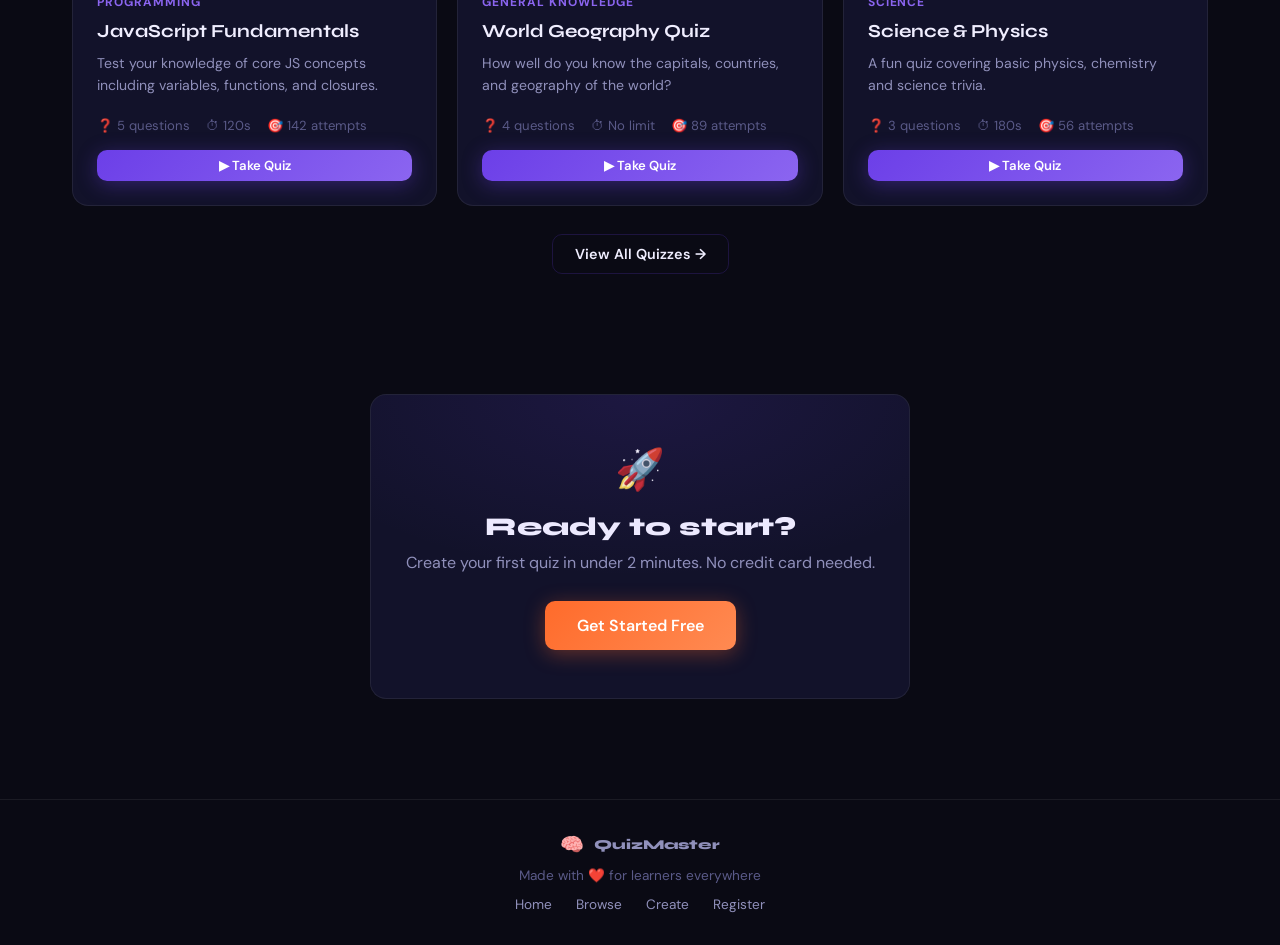
<file: OnlineQuizMaker/index.html>
<!DOCTYPE html>
<html lang="en">
<head>
  <meta charset="UTF-8">
  <meta name="viewport" content="width=device-width, initial-scale=1.0">
  <title>QuizMaster</title>
  <meta name="description" content="QuizMaster: Build and share interactive quizzes. Challenge friends, test knowledge, and track your scores.">
  <link rel="icon" href="data:image/svg+xml,<svg xmlns='http://www.w3.org/2000/svg' viewBox='0 0 100 100'><text y='.9em' font-size='90'>🧠</text></svg>">
  <link rel="stylesheet" href="style.css">
</head>
<body>

<!-- ── NAVBAR ───────────────────────────────── -->
<nav class="navbar">
  <a class="nav-logo" onclick="App.nav('page-home')" style="cursor:pointer;">
    <div class="logo-icon">🧠</div>
    QuizMaster
  </a>

  <ul class="nav-links">
    <li><a onclick="App.nav('page-home')" data-page="page-home" style="cursor:pointer;">Home</a></li>
    <li><a onclick="App.nav('page-quizzes')" data-page="page-quizzes" style="cursor:pointer;">Browse</a></li>
    <li><a onclick="App.nav('page-create')" data-page="page-create" style="cursor:pointer;">Create</a></li>
    <li><a onclick="App.nav('page-myquizzes')" data-page="page-myquizzes" style="cursor:pointer;">My Quizzes</a></li>
  </ul>

  <div class="nav-auth" id="nav-auth"></div>

  <div class="hamburger" id="hamburger">
    <span></span><span></span><span></span>
  </div>
</nav>

<!-- Mobile Menu -->
<div class="mobile-menu" id="mobile-menu">
  <a onclick="App.nav('page-home')">🏠 Home</a>
  <a onclick="App.nav('page-quizzes')">🔍 Browse Quizzes</a>
  <a onclick="App.nav('page-create')">✏️ Create Quiz</a>
  <a onclick="App.nav('page-myquizzes')">📋 My Quizzes</a>
  <div id="mobile-auth"></div>
</div>

<!-- ── MAIN ──────────────────────────────────── -->
<main class="main">

  <!-- ── HOME PAGE ─────────────────────────── -->
  <div id="page-home" class="page">
    <div class="hero">
      <div class="hero-badge"> Free Quiz Platform</div>
      <h1>
        Create. Share.<br>
        <span class="gradient-text">Master Knowledge.</span>
      </h1>
      <p>Build beautiful quizzes in minutes. Challenge anyone, anywhere. Get instant feedback and detailed results.</p>
      <div class="hero-cta">
        <button class="btn btn-primary btn-lg" onclick="App.nav('page-create')">✏️ Create a Quiz</button>
        <button class="btn btn-ghost btn-lg" onclick="App.nav('page-quizzes')">🔍 Browse Quizzes</button>
      </div>
      <div class="hero-stats">
        <div class="stat">
          <div class="stat-num" id="stat-quizzes">0</div>
          <div class="stat-label">Quizzes Created</div>
        </div>
        <div class="stat">
          <div class="stat-num" id="stat-questions">0</div>
          <div class="stat-label">Questions</div>
        </div>
        <div class="stat">
          <div class="stat-num" id="stat-attempts">0</div>
          <div class="stat-label">Attempts Taken</div>
        </div>
        <div class="stat">
          <div class="stat-num" id="stat-users">0</div>
          <div class="stat-label">Users</div>
        </div>
      </div>
    </div>

    <!-- Features -->
    <div class="features">
      <div class="section-title">Everything you need to Quiz</div>
      <div class="section-sub">Powerful features, beautifully simple.</div>
      <div class="feature-grid">
        <div class="feature-card">
          <div class="feature-icon" style="background:rgba(108,63,232,0.15)">✏️</div>
          <h3>Easy Quiz Builder</h3>
          <p>Create quizzes with multiple-choice questions in seconds. Add descriptions, categories, and time limits.</p>
        </div>
        <div class="feature-card">
          <div class="feature-icon" style="background:rgba(255,107,43,0.15)">⚡</div>
          <h3>Instant Feedback</h3>
          <p>Get real-time feedback on every answer. See correct answers immediately after each question.</p>
        </div>
        <div class="feature-card">
          <div class="feature-icon" style="background:rgba(6,214,160,0.15)">📊</div>
          <h3>Detailed Results</h3>
          <p>Review your complete score, correct/wrong answers, and a full breakdown after every quiz.</p>
        </div>
        <div class="feature-card">
          <div class="feature-icon" style="background:rgba(255,209,102,0.15)">⏱️</div>
          <h3>Timed Challenges</h3>
          <p>Add optional time limits to your quizzes for an extra challenge and competitive edge.</p>
        </div>
        <div class="feature-card">
          <div class="feature-icon" style="background:rgba(108,63,232,0.15)">🔐</div>
          <h3>User Accounts</h3>
          <p>Sign up to create, manage, and track your quizzes. Edit or delete your quizzes anytime.</p>
        </div>
        <div class="feature-card">
          <div class="feature-icon" style="background:rgba(255,107,43,0.15)">📱</div>
          <h3>Mobile Ready</h3>
          <p>Fully responsive design — create and take quizzes on any device, any screen size.</p>
        </div>
      </div>
    </div>

    <!-- Featured Quizzes -->
    <div class="features" style="padding-top:0;">
      <div class="section-title">Featured Quizzes</div>
      <div class="section-sub">Jump right in — try a quiz now.</div>
      <div class="quiz-grid" id="home-quiz-grid"></div>
      <div style="text-align:center;margin-top:28px;">
        <button class="btn btn-ghost" onclick="App.nav('page-quizzes')">View All Quizzes →</button>
      </div>
    </div>

    <!-- CTA -->
    <div style="padding:60px 2rem;text-align:center;">
      <div style="max-width:540px;margin:0 auto;background:var(--card);border:1px solid var(--border-light);border-radius:var(--radius);padding:48px 32px;position:relative;overflow:hidden;">
        <div style="position:absolute;inset:0;background:radial-gradient(ellipse 70% 60% at 50% 0%, rgba(108,63,232,0.12),transparent);pointer-events:none;"></div>
        <div style="font-size:2.5rem;margin-bottom:16px;">🚀</div>
        <div style="font-family:'Syne',sans-serif;font-size:1.6rem;font-weight:800;margin-bottom:10px;">Ready to start?</div>
        <div style="color:var(--text-muted);margin-bottom:28px;">Create your first quiz in under 2 minutes. No credit card needed.</div>
        <button class="btn btn-accent btn-lg" onclick="App.nav('page-register')">Get Started Free</button>
      </div>
    </div>
  </div>

  <!-- ── BROWSE QUIZZES ─────────────────────── -->
  <div id="page-quizzes" class="page">
    <div class="container-wide">
      <div class="page-header">
        <h2>🔍 Browse Quizzes</h2>
        <p>Explore community-created quizzes across all categories.</p>
      </div>

      <div class="search-bar">
        <div class="search-input-wrap">
          <span class="search-icon">🔍</span>
          <input type="text" class="search-input" id="quiz-search" placeholder="Search quizzes...">
        </div>
        <select class="form-control" id="cat-filter" style="max-width:180px;">
          <option value="">All Categories</option>
          <option>General Knowledge</option>
          <option>Science</option>
          <option>Programming</option>
          <option>History</option>
          <option>Geography</option>
          <option>Math</option>
          <option>Sports</option>
          <option>Entertainment</option>
          <option>Other</option>
        </select>
        <button class="btn btn-primary" onclick="App.nav('page-create')">+ Create Quiz</button>
      </div>

      <div class="quiz-grid" id="quiz-grid-all"></div>
    </div>
  </div>

  <!-- ── CREATE QUIZ (dynamic) ──────────────── -->
  <div id="page-create" class="page"></div>

  <!-- ── MY QUIZZES ─────────────────────────── -->
  <div id="page-myquizzes" class="page">
    <div class="container-wide">
      <div class="page-header flex justify-between items-center flex-wrap gap-3">
        <div>
          <h2>📋 My Quizzes</h2>
          <p>Manage all the quizzes you've created.</p>
        </div>
        <button class="btn btn-primary" onclick="App.nav('page-create')">+ Create New Quiz</button>
      </div>
      <div class="quiz-grid" id="my-quiz-grid"></div>
    </div>
  </div>

  <!-- ── QUIZ DETAIL ────────────────────────── -->
  <div id="page-quiz-detail" class="page"></div>

  <!-- ── TAKE QUIZ (dynamic) ───────────────── -->
  <div id="page-take" class="page"></div>

  <!-- ── RESULTS (dynamic) ─────────────────── -->
  <div id="page-results" class="page"></div>

  <!-- ── LOGIN ─────────────────────────────── -->
  <div id="page-login" class="page">
    <div class="auth-wrap">
      <div class="auth-card">
        <div class="auth-title">Welcome back 👋</div>
        <div class="auth-sub">Login to your QuizMaster account.</div>

        <form id="login-form">
          <div class="form-group">
            <label class="form-label">Email Address</label>
            <input type="email" id="login-email" class="form-control" placeholder="you@example.com" required autocomplete="email">
          </div>
          <div class="form-group">
            <label class="form-label">Password</label>
            <input type="password" id="login-password" class="form-control" placeholder="••••••••" required>
          </div>
          <div id="login-error" style="color:var(--danger);font-size:0.88rem;margin-bottom:12px;"></div>
          <button type="submit" class="btn btn-primary w-full btn-lg">Login →</button>
        </form>

        <div class="auth-divider">or</div>
        <div style="background:var(--bg3);border-radius:var(--radius-sm);padding:14px;font-size:0.85rem;color:var(--text-muted);text-align:center;">
          🧪 Demo: <strong style="color:var(--text)">demo@quiz.com</strong> / <strong style="color:var(--text)">demo123</strong>
        </div>

        <div class="auth-switch">
          Don't have an account? <a onclick="App.nav('page-register')" style="cursor:pointer;">Sign up free</a>
        </div>
      </div>
    </div>
  </div>

  <!-- ── REGISTER ───────────────────────────── -->
  <div id="page-register" class="page">
    <div class="auth-wrap">
      <div class="auth-card">
        <div class="auth-title">Create Account ✨</div>
        <div class="auth-sub">Join QuizMaster — it's free forever.</div>

        <form id="register-form">
          <div class="form-group">
            <label class="form-label">Full Name</label>
            <input type="text" id="reg-name" class="form-control" placeholder="Your name" required>
          </div>
          <div class="form-group">
            <label class="form-label">Email Address</label>
            <input type="email" id="reg-email" class="form-control" placeholder="you@example.com" required autocomplete="email">
          </div>
          <div class="form-row">
            <div class="form-group">
              <label class="form-label">Password</label>
              <input type="password" id="reg-password" class="form-control" placeholder="Min 6 chars" required>
            </div>
            <div class="form-group">
              <label class="form-label">Confirm Password</label>
              <input type="password" id="reg-confirm" class="form-control" placeholder="Repeat password" required>
            </div>
          </div>
          <div id="reg-error" style="color:var(--danger);font-size:0.88rem;margin-bottom:12px;"></div>
          <button type="submit" class="btn btn-primary w-full btn-lg">Create Account →</button>
        </form>

        <div class="auth-switch">
          Already have an account? <a onclick="App.nav('page-login')" style="cursor:pointer;">Login</a>
        </div>
      </div>
    </div>
  </div>

</main>

<!-- ── FOOTER ────────────────────────────────── -->
<footer style="position:relative;z-index:1;border-top:1px solid var(--border-light);padding:32px 2rem;text-align:center;color:var(--text-dim);font-size:0.85rem;margin-top:40px;">
  <div style="display:flex;align-items:center;justify-content:center;gap:10px;margin-bottom:10px;">
    <span style="font-size:1.2rem;">🧠</span>
    <span style="font-family:'Syne',sans-serif;font-weight:800;color:var(--text-muted);">QuizMaster</span>
  </div>
  <div>Made with ❤️ for learners everywhere</div>
  <div style="margin-top:12px;display:flex;gap:24px;justify-content:center;">
    <span onclick="App.nav('page-home')" style="cursor:pointer;color:var(--text-muted);">Home</span>
    <span onclick="App.nav('page-quizzes')" style="cursor:pointer;color:var(--text-muted);">Browse</span>
    <span onclick="App.nav('page-create')" style="cursor:pointer;color:var(--text-muted);">Create</span>
    <span onclick="App.nav('page-register')" style="cursor:pointer;color:var(--text-muted);">Register</span>
  </div>
</footer>

<!-- ── TOAST CONTAINER ────────────────────────── -->
<div class="toast-container" id="toast-container"></div>

<script src="app.js"></script>
<script>
  // Update home stats
  document.addEventListener('DOMContentLoaded', () => {
    setTimeout(() => {
      const quizzes = JSON.parse(localStorage.getItem('qm_quizzes') || '[]');
      const users = JSON.parse(localStorage.getItem('qm_users') || '[]');
      const totalQ = quizzes.reduce((s, q) => s + q.questions.length, 0);
      const totalA = quizzes.reduce((s, q) => s + (q.attempts || 0), 0);
      animateNum('stat-quizzes', quizzes.length);
      animateNum('stat-questions', totalQ);
      animateNum('stat-attempts', totalA);
      animateNum('stat-users', users.length);
    }, 100);
  });

  function animateNum(id, target) {
    const el = document.getElementById(id);
    if (!el) return;
    let start = 0;
    const step = Math.ceil(target / 30);
    const t = setInterval(() => {
      start = Math.min(start + step, target);
      el.textContent = start.toLocaleString();
      if (start >= target) clearInterval(t);
    }, 40);
  }
</script>
</body>
</html>
</file>
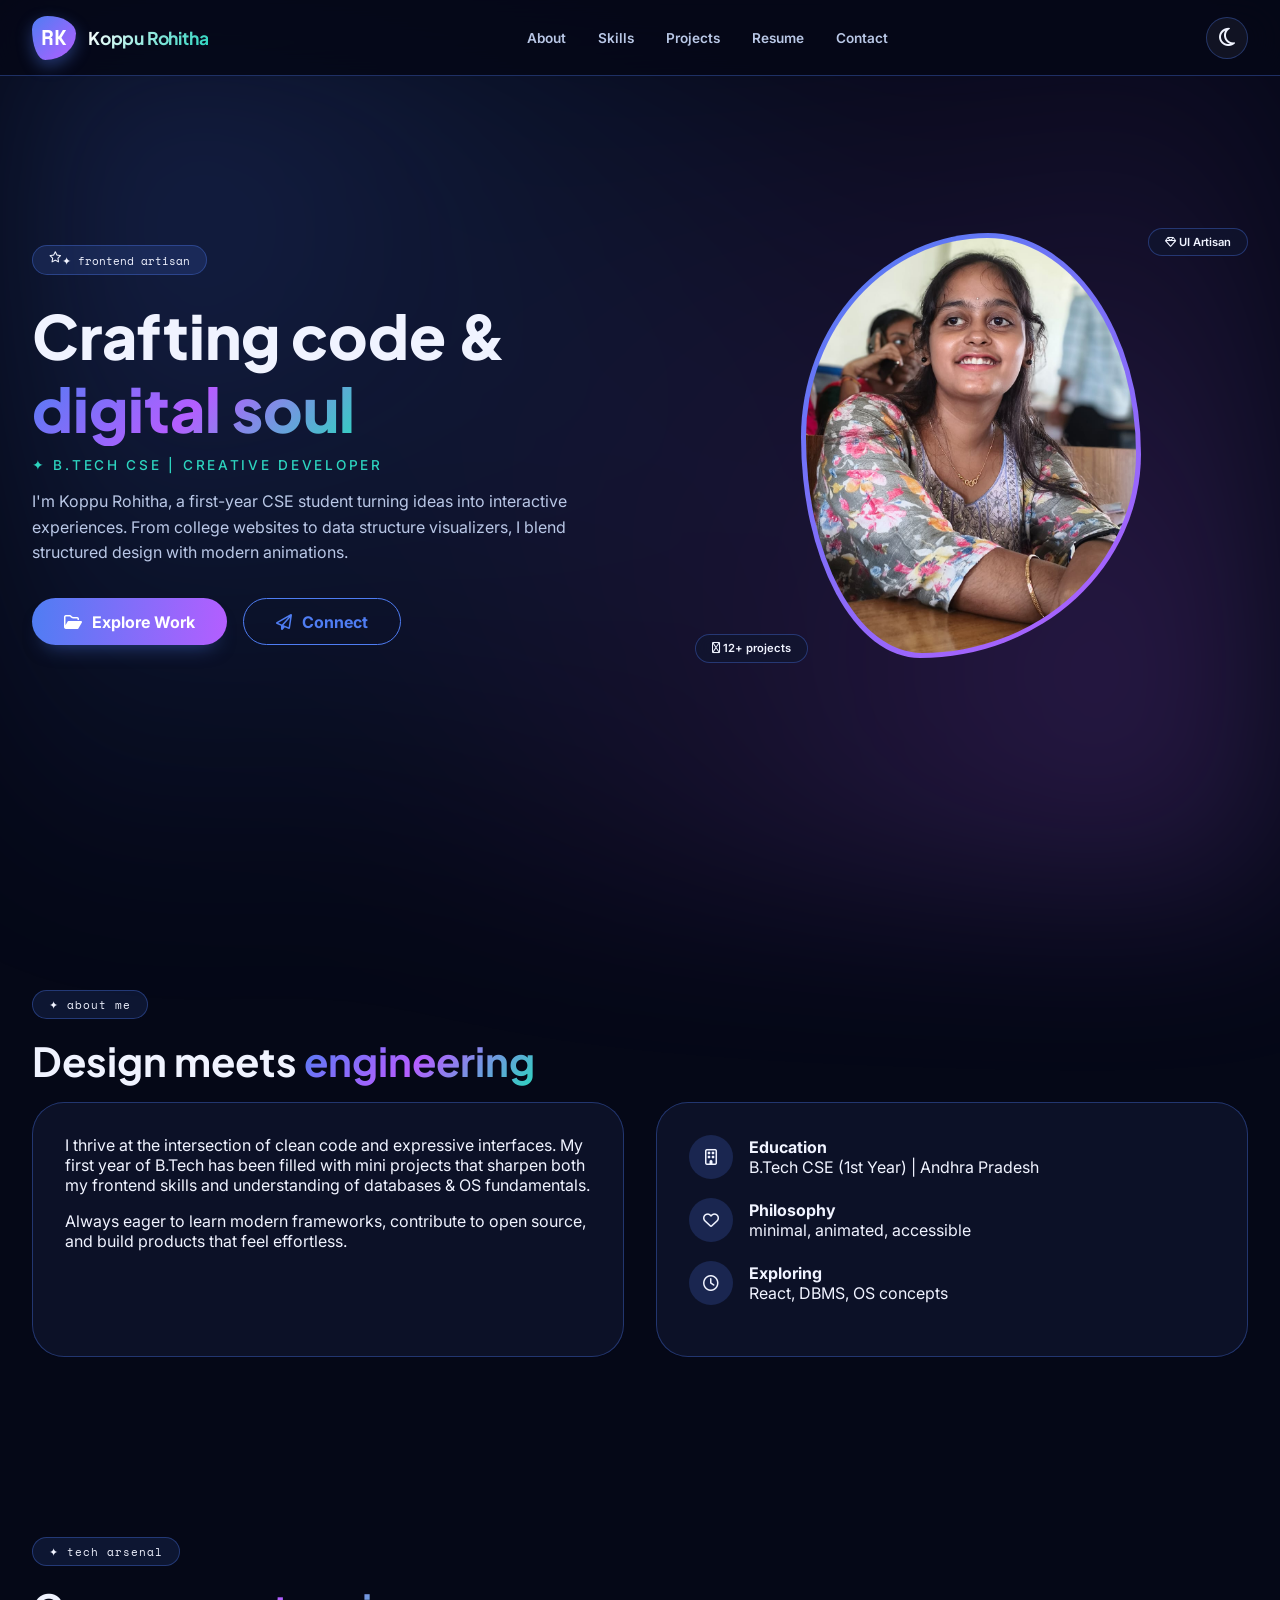
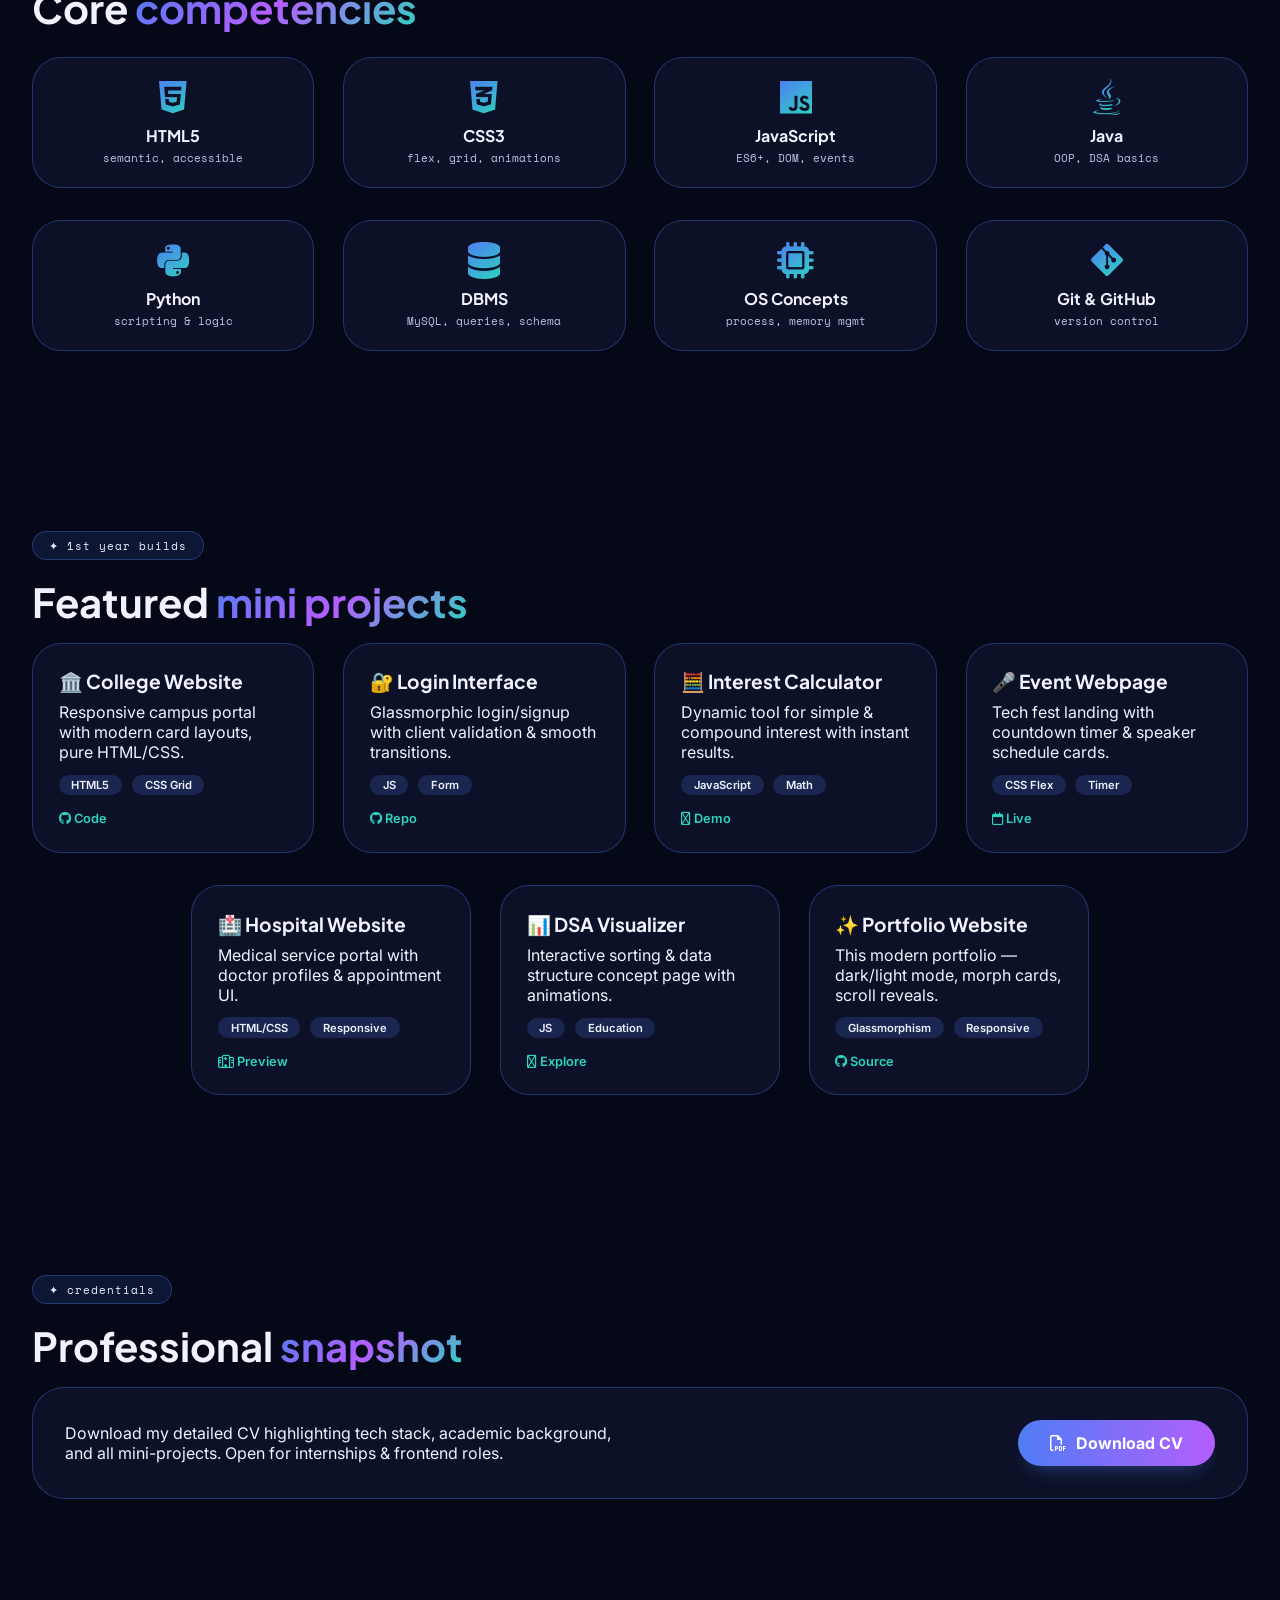
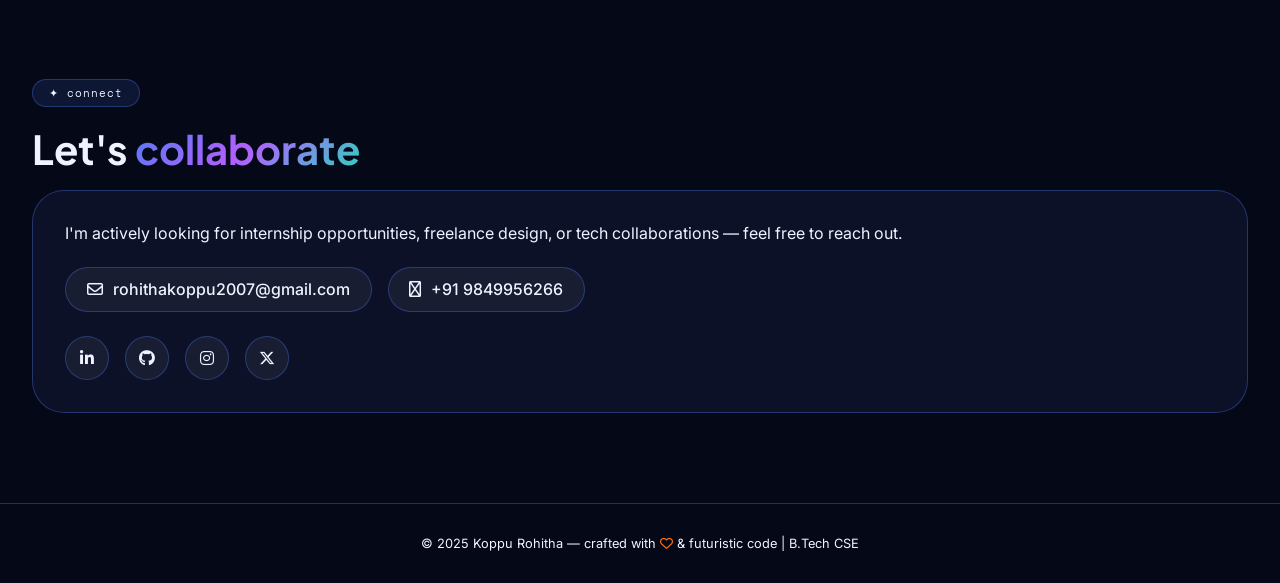
<file: portfolio/index.html>
<!DOCTYPE html>
<html lang="en">
<head>
  <meta charset="UTF-8">
  <meta name="viewport" content="width=device-width, initial-scale=1.0, viewport-fit=cover">
  <title>Koppu Rohitha | Visionary Portfolio</title>
  <!-- Fonts: modern mix (Plus Jakarta Sans for headings, Inter for body, Space Mono for tech) -->
  <link href="https://fonts.googleapis.com/css2?family=Inter:opsz,wght@14..32,300;14..32,400;14..32,500;14..32,600;14..32,700&family=Plus+Jakarta+Sans:wght@400;500;600;700;800&family=Space+Mono:wght@400;700&display=swap" rel="stylesheet">
  <link rel="stylesheet" href="https://cdnjs.cloudflare.com/ajax/libs/font-awesome/6.5.1/css/all.min.css">
  <style>
    * {
      margin: 0;
      padding: 0;
      box-sizing: border-box;
    }

    :root {
      --bg-deep: #050817;
      --bg-surface: #0c0f24;
      --card-bg: rgba(16, 22, 48, 0.7);
      --accent-primary: #4f7df3;
      --accent-glow: #b45eff;
      --accent-soft: #2dd4bf;
      --text-light: #f0f3ff;
      --text-muted: #b9c7e6;
      --border-light: rgba(79, 125, 243, 0.35);
      --nav-blur: rgba(5, 8, 23, 0.85);
      --shadow-xl: 0 20px 35px -10px rgba(0, 0, 0, 0.5);
      --transition: all 0.3s cubic-bezier(0.2, 0.9, 0.4, 1.1);
    }

    body.light {
      --bg-deep: #f1f5fe;
      --bg-surface: #ffffff;
      --card-bg: rgba(255, 255, 255, 0.9);
      --accent-primary: #3b5bdb;
      --accent-glow: #8b5cf6;
      --accent-soft: #0d9488;
      --text-light: #0f172a;
      --text-muted: #2c3e66;
      --border-light: rgba(59, 91, 219, 0.3);
      --nav-blur: rgba(241, 245, 254, 0.85);
    }

    body {
      font-family: 'Inter', sans-serif;
      background: var(--bg-deep);
      color: var(--text-light);
      transition: background 0.3s, color 0.2s;
      overflow-x: hidden;
      scroll-behavior: smooth;
    }

    /* animated background orbs */
    .orb-bg {
      position: fixed;
      width: 100%;
      height: 100%;
      top: 0;
      left: 0;
      z-index: 0;
      pointer-events: none;
      background: radial-gradient(circle at 15% 25%, rgba(79, 125, 243, 0.2), transparent 55%),
                  radial-gradient(circle at 88% 75%, rgba(180, 94, 255, 0.2), transparent 60%);
      filter: blur(85px);
    }

    .container {
      max-width: 1280px;
      margin: 0 auto;
      padding: 0 2rem;
      position: relative;
      z-index: 2;
    }

    /* navbar */
    .navbar {
      position: fixed;
      top: 0;
      left: 0;
      width: 100%;
      backdrop-filter: blur(20px);
      background: var(--nav-blur);
      border-bottom: 1px solid var(--border-light);
      z-index: 100;
      transition: var(--transition);
    }

    .nav-container {
      display: flex;
      justify-content: space-between;
      align-items: center;
      height: 75px;
    }

    .logo {
      display: flex;
      align-items: center;
      gap: 12px;
    }

    .logo-symbol {
      width: 44px;
      height: 44px;
      background: linear-gradient(135deg, var(--accent-primary), var(--accent-glow));
      border-radius: 35% 65% 70% 30% / 30% 40% 60% 70%;
      display: flex;
      align-items: center;
      justify-content: center;
      font-weight: 800;
      font-size: 1.3rem;
      font-family: 'Space Mono', monospace;
      color: white;
      box-shadow: 0 6px 16px rgba(79, 125, 243, 0.4);
    }

    .logo-text {
      font-weight: 700;
      letter-spacing: -0.2px;
      font-size: 1.1rem;
      background: linear-gradient(120deg, #fff, var(--accent-soft));
      -webkit-background-clip: text;
      background-clip: text;
      color: transparent;
      font-family: 'Plus Jakarta Sans', sans-serif;
    }

    .nav-links {
      display: flex;
      gap: 2rem;
    }

    .nav-links a {
      text-decoration: none;
      font-weight: 600;
      font-size: 0.85rem;
      color: var(--text-muted);
      transition: 0.2s;
      font-family: 'Inter', sans-serif;
    }

    .nav-links a:hover {
      color: var(--accent-primary);
    }

    .theme-toggle {
      background: rgba(255, 255, 255, 0.05);
      border: 1px solid var(--border-light);
      border-radius: 60px;
      width: 42px;
      height: 42px;
      display: flex;
      align-items: center;
      justify-content: center;
      cursor: pointer;
      font-size: 1.3rem;
      transition: 0.2s;
    }

    /* hero */
    .hero {
      min-height: 100vh;
      display: flex;
      align-items: center;
      padding-top: 80px;
    }

    .hero-grid {
      display: grid;
      grid-template-columns: 1fr 0.9fr;
      gap: 3rem;
      align-items: center;
    }

    .hero-badge {
      display: inline-flex;
      background: rgba(79, 125, 243, 0.15);
      padding: 0.35rem 1rem;
      border-radius: 60px;
      font-size: 0.7rem;
      border: 1px solid var(--border-light);
      font-family: 'Space Mono', monospace;
      margin-bottom: 1.5rem;
    }

    .hero-name {
      font-size: clamp(2.3rem, 6vw, 3.8rem);
      font-weight: 800;
      line-height: 1.2;
      margin-bottom: 0.75rem;
      font-family: 'Plus Jakarta Sans', sans-serif;
    }

    .gradient-text {
      background: linear-gradient(135deg, var(--accent-primary), var(--accent-glow), var(--accent-soft));
      -webkit-background-clip: text;
      background-clip: text;
      color: transparent;
    }

    .hero-role {
      font-size: 0.85rem;
      letter-spacing: 0.2em;
      text-transform: uppercase;
      color: var(--accent-soft);
      font-weight: 500;
      margin-bottom: 1rem;
    }

    .hero-desc {
      color: var(--text-muted);
      line-height: 1.6;
      margin-bottom: 2rem;
      max-width: 90%;
    }

    .btn-group {
      display: flex;
      gap: 1rem;
      flex-wrap: wrap;
    }

    .btn {
      padding: 0.8rem 2rem;
      border-radius: 50px;
      font-weight: 700;
      transition: 0.25s;
      text-decoration: none;
      display: inline-flex;
      align-items: center;
      gap: 10px;
      border: none;
      cursor: pointer;
      font-family: 'Inter', sans-serif;
    }

    .btn-primary {
      background: linear-gradient(95deg, var(--accent-primary), var(--accent-glow));
      color: white;
      box-shadow: 0 12px 20px -12px rgba(79, 125, 243, 0.5);
    }

    .btn-primary:hover {
      transform: translateY(-3px);
    }

    .btn-outline {
      border: 1.5px solid var(--accent-primary);
      background: transparent;
      color: var(--accent-primary);
    }

    .btn-outline:hover {
      background: rgba(79, 125, 243, 0.1);
    }

    /* morph image */
    .hero-media {
      position: relative;
    }

    .morph-card {
      width: 100%;
      max-width: 340px;
      margin: 0 auto;
      aspect-ratio: 4/5;
      background: linear-gradient(145deg, var(--accent-primary), var(--accent-glow));
      border-radius: 55% 45% 65% 35% / 48% 52% 48% 52%;
      padding: 5px;
      animation: float 5s ease-in-out infinite;
    }

    .morph-inner {
      width: 100%;
      height: 100%;
      border-radius: inherit;
      background: var(--bg-surface);
      overflow: hidden;
    }

    .morph-inner img {
      width: 100%;
      height: 100%;
      object-fit: cover;
    }

    @keyframes float {
      0% { transform: translateY(0px); }
      50% { transform: translateY(-10px); }
      100% { transform: translateY(0px); }
    }

    .floating-badge {
      position: absolute;
      background: var(--card-bg);
      backdrop-filter: blur(12px);
      border-radius: 40px;
      padding: 0.4rem 1rem;
      font-size: 0.7rem;
      border: 1px solid var(--border-light);
      font-weight: 600;
    }

    .badge-1 { top: -5px; right: 0px; }
    .badge-2 { bottom: -5px; left: 0px; }

    /* sections */
    section {
      padding: 90px 0;
    }

    .section-chip {
      display: inline-block;
      padding: 0.3rem 1rem;
      border-radius: 40px;
      background: rgba(79, 125, 243, 0.12);
      border: 1px solid var(--border-light);
      font-size: 0.7rem;
      font-family: 'Space Mono', monospace;
      letter-spacing: 1px;
      margin-bottom: 1rem;
    }

    .section-title {
      font-size: clamp(1.8rem, 4vw, 2.5rem);
      font-weight: 700;
      margin-bottom: 1rem;
      font-family: 'Plus Jakarta Sans', sans-serif;
    }

    /* about grid */
    .about-flex {
      display: grid;
      grid-template-columns: 1fr 1fr;
      gap: 2rem;
    }

    .glass-card {
      background: var(--card-bg);
      backdrop-filter: blur(14px);
      border-radius: 2rem;
      padding: 2rem;
      border: 1px solid var(--border-light);
      transition: transform 0.2s;
    }

    .glass-card:hover {
      transform: translateY(-5px);
    }

    .info-row {
      display: flex;
      align-items: center;
      gap: 1rem;
      margin-bottom: 1.2rem;
    }

    .info-icon {
      width: 44px;
      height: 44px;
      background: rgba(79, 125, 243, 0.2);
      border-radius: 30px;
      display: flex;
      align-items: center;
      justify-content: center;
    }

    /* SKILLS - EXACT 2 ROWS: 4 items each row using flex/grid */
    .skills-wrapper {
      display: flex;
      flex-direction: column;
      gap: 2rem;
      margin-top: 1.5rem;
    }

    .skill-row {
      display: grid;
      grid-template-columns: repeat(4, 1fr);
      gap: 1.8rem;
    }

    .skill-card {
      background: var(--card-bg);
      backdrop-filter: blur(8px);
      border: 1px solid var(--border-light);
      border-radius: 1.8rem;
      padding: 1.3rem 0.8rem;
      text-align: center;
      transition: all 0.2s;
    }

    .skill-card i {
      font-size: 2.3rem;
      background: linear-gradient(145deg, var(--accent-primary), var(--accent-soft));
      -webkit-background-clip: text;
      background-clip: text;
      color: transparent;
      margin-bottom: 0.6rem;
      display: inline-block;
    }

    .skill-card h4 {
      font-size: 1rem;
      font-weight: 700;
      margin-bottom: 0.2rem;
      font-family: 'Plus Jakarta Sans', sans-serif;
    }

    .skill-card p {
      font-size: 0.7rem;
      color: var(--text-muted);
      font-family: 'Space Mono', monospace;
    }

    /* PROJECTS: 4 in first row, then second row with 3 centered */
    .projects-container {
      display: flex;
      flex-direction: column;
      gap: 2rem;
      margin-top: 1rem;
    }

    .projects-row-top {
      display: grid;
      grid-template-columns: repeat(4, 1fr);
      gap: 1.8rem;
    }

    .projects-row-bottom {
      display: flex;
      justify-content: center;
      gap: 1.8rem;
      flex-wrap: wrap;
      max-width: 900px;
      margin: 0 auto;
      width: 100%;
    }

    .project-card {
      background: var(--card-bg);
      backdrop-filter: blur(12px);
      border-radius: 1.8rem;
      padding: 1.6rem;
      border: 1px solid var(--border-light);
      transition: 0.25s;
      width: 100%;
    }

    .projects-row-top .project-card {
      width: 100%;
    }

    .projects-row-bottom .project-card {
      flex: 1;
      min-width: 240px;
      max-width: 280px;
    }

    .project-card:hover {
      transform: translateY(-6px);
      border-color: var(--accent-primary);
    }

    .project-card h3 {
      font-size: 1.2rem;
      font-weight: 700;
      margin-bottom: 0.5rem;
      font-family: 'Plus Jakarta Sans', sans-serif;
    }

    .project-tags {
      display: flex;
      gap: 0.6rem;
      flex-wrap: wrap;
      margin: 0.8rem 0;
    }

    .tag {
      background: rgba(79, 125, 243, 0.2);
      border-radius: 40px;
      padding: 0.2rem 0.8rem;
      font-size: 0.7rem;
      font-weight: 600;
    }

    .project-links {
      display: flex;
      gap: 1rem;
      margin-top: 1rem;
    }

    .link-icon {
      text-decoration: none;
      color: var(--accent-soft);
      font-size: 0.8rem;
      font-weight: 600;
      transition: 0.2s;
    }

    /* resume & contact */
    .resume-card, .contact-card {
      background: var(--card-bg);
      backdrop-filter: blur(12px);
      border-radius: 2rem;
      padding: 2rem;
      border: 1px solid var(--border-light);
    }

    .resume-card {
      display: flex;
      justify-content: space-between;
      align-items: center;
      flex-wrap: wrap;
      gap: 1.5rem;
    }

    .contact-flex {
      display: flex;
      flex-wrap: wrap;
      gap: 1rem;
      margin: 1.5rem 0;
    }

    .contact-chip {
      background: rgba(255, 255, 255, 0.05);
      padding: 0.7rem 1.3rem;
      border-radius: 60px;
      display: inline-flex;
      align-items: center;
      gap: 10px;
      border: 1px solid var(--border-light);
      font-weight: 500;
    }

    .social-links {
      display: flex;
      gap: 1rem;
      margin-top: 1rem;
    }

    .social-icon {
      width: 44px;
      height: 44px;
      border-radius: 50%;
      background: rgba(255, 255, 255, 0.05);
      display: flex;
      align-items: center;
      justify-content: center;
      transition: 0.2s;
      color: var(--text-light);
      text-decoration: none;
      border: 1px solid var(--border-light);
    }

    .social-icon:hover {
      background: var(--accent-primary);
      transform: translateY(-3px);
    }

    footer {
      text-align: center;
      padding: 2rem;
      border-top: 1px solid var(--border-light);
      font-size: 0.8rem;
    }

    /* reveal animation */
    .reveal {
      opacity: 0;
      transform: translateY(30px);
      transition: opacity 0.7s ease, transform 0.6s ease;
    }
    .reveal.visible {
      opacity: 1;
      transform: translateY(0);
    }

    /* responsive */
    @media (max-width: 1000px) {
      .skill-row {
        grid-template-columns: repeat(2, 1fr);
        gap: 1.2rem;
      }
      .projects-row-top {
        grid-template-columns: repeat(2, 1fr);
      }
      .projects-row-bottom {
        flex-wrap: wrap;
      }
    }

    @media (max-width: 750px) {
      .skill-row {
        grid-template-columns: 1fr;
      }
      .projects-row-top {
        grid-template-columns: 1fr;
      }
      .hero-grid {
        grid-template-columns: 1fr;
        text-align: center;
      }
      .hero-desc { max-width: 100%; }
      .about-flex { grid-template-columns: 1fr; }
      .nav-links { display: none; }
      .resume-card { flex-direction: column; text-align: center; }
      .btn-group { justify-content: center; }
      .container { padding: 0 1.5rem; }
    }
  </style>
</head>
<body>
<div class="orb-bg"></div>

<nav class="navbar">
  <div class="container nav-container">
    <div class="logo">
      <div class="logo-symbol">RK</div>
      <div class="logo-text">Koppu Rohitha</div>
    </div>
    <div class="nav-links">
      <a href="#about">About</a>
      <a href="#skills">Skills</a>
      <a href="#projects">Projects</a>
      <a href="#resume">Resume</a>
      <a href="#contact">Contact</a>
    </div>
    <div class="theme-toggle" id="darkmodeToggle">
      <i class="fa-regular fa-moon"></i>
    </div>
  </div>
</nav>

<main>
  <!-- Hero Section -->
  <section id="hero" class="hero reveal">
    <div class="container hero-grid">
      <div>
        <div class="hero-badge"><i class="fa-regular fa-star"></i> ✦ frontend artisan</div>
        <h1 class="hero-name">Crafting code & <span class="gradient-text">digital soul</span></h1>
        <div class="hero-role">✦ B.TECH CSE | CREATIVE DEVELOPER</div>
        <p class="hero-desc">
          I'm Koppu Rohitha, a first-year CSE student turning ideas into interactive experiences. From college websites to data structure visualizers, I blend structured design with modern animations.
        </p>
        <div class="btn-group">
          <a href="#projects" class="btn btn-primary"><i class="fa-regular fa-folder-open"></i> Explore Work</a>
          <a href="#contact" class="btn btn-outline"><i class="fa-regular fa-paper-plane"></i> Connect</a>
        </div>
      </div>
      <div class="hero-media">
        <div class="morph-card">
          <div class="morph-inner">
            <img src="picture5.jfif" alt="Rohitha portrait">
          </div>
        </div>
        <div class="floating-badge badge-1"><i class="fa-regular fa-gem"></i> UI Artisan</div>
        <div class="floating-badge badge-2"><i class="fa-regular fa-code"></i> 12+ projects</div>
      </div>
    </div>
  </section>

  <!-- About Section -->
  <section id="about" class="reveal">
    <div class="container">
      <div class="section-chip">✦ about me</div>
      <h2 class="section-title">Design meets <span class="gradient-text">engineering</span></h2>
      <div class="about-flex">
        <div class="glass-card">
          <p style="margin-bottom: 1rem;">I thrive at the intersection of clean code and expressive interfaces. My first year of B.Tech has been filled with mini projects that sharpen both my frontend skills and understanding of databases & OS fundamentals.</p>
          <p>Always eager to learn modern frameworks, contribute to open source, and build products that feel effortless.</p>
        </div>
        <div class="glass-card">
          <div class="info-row"><div class="info-icon"><i class="fa-regular fa-building"></i></div><div><strong>Education</strong><br>B.Tech CSE (1st Year) | Andhra Pradesh</div></div>
          <div class="info-row"><div class="info-icon"><i class="fa-regular fa-heart"></i></div><div><strong>Philosophy</strong><br>minimal, animated, accessible</div></div>
          <div class="info-row"><div class="info-icon"><i class="fa-regular fa-clock"></i></div><div><strong>Exploring</strong><br>React, DBMS, OS concepts</div></div>
        </div>
      </div>
    </div>
  </section>

  <!-- Skills: 2 rows - 4 skills each row -->
  <section id="skills" class="reveal">
    <div class="container">
      <div class="section-chip">✦ tech arsenal</div>
      <h2 class="section-title">Core <span class="gradient-text">competencies</span></h2>
      <div class="skills-wrapper">
        <div class="skill-row">
          <div class="skill-card"><i class="fa-brands fa-html5"></i><h4>HTML5</h4><p>semantic, accessible</p></div>
          <div class="skill-card"><i class="fa-brands fa-css3-alt"></i><h4>CSS3</h4><p>flex, grid, animations</p></div>
          <div class="skill-card"><i class="fa-brands fa-js"></i><h4>JavaScript</h4><p>ES6+, DOM, events</p></div>
          <div class="skill-card"><i class="fa-brands fa-java"></i><h4>Java</h4><p>OOP, DSA basics</p></div>
        </div>
        <div class="skill-row">
          <div class="skill-card"><i class="fa-brands fa-python"></i><h4>Python</h4><p>scripting & logic</p></div>
          <div class="skill-card"><i class="fa-solid fa-database"></i><h4>DBMS</h4><p>MySQL, queries, schema</p></div>
          <div class="skill-card"><i class="fa-solid fa-microchip"></i><h4>OS Concepts</h4><p>process, memory mgmt</p></div>
          <div class="skill-card"><i class="fa-brands fa-git-alt"></i><h4>Git & GitHub</h4><p>version control</p></div>
        </div>
      </div>
    </div>
  </section>

  <!-- Projects: 4 on top row, 3 centered on second row -->
  <section id="projects" class="reveal">
    <div class="container">
      <div class="section-chip">✦ 1st year builds</div>
      <h2 class="section-title">Featured <span class="gradient-text">mini projects</span></h2>
      <div class="projects-container">
        <!-- Row 1: 4 projects -->
        <div class="projects-row-top">
          <div class="project-card">
            <h3>🏛️ College Website</h3>
            <p>Responsive campus portal with modern card layouts, pure HTML/CSS.</p>
            <div class="project-tags"><span class="tag">HTML5</span><span class="tag">CSS Grid</span></div>
            <div class="project-links"><a href="#" class="link-icon"><i class="fa-brands fa-github"></i> Code</a></div>
          </div>
          <div class="project-card">
            <h3>🔐 Login Interface</h3>
            <p>Glassmorphic login/signup with client validation & smooth transitions.</p>
            <div class="project-tags"><span class="tag">JS</span><span class="tag">Form</span></div>
            <div class="project-links"><a href="#" class="link-icon"><i class="fa-brands fa-github"></i> Repo</a></div>
          </div>
          <div class="project-card">
            <h3>🧮 Interest Calculator</h3>
            <p>Dynamic tool for simple & compound interest with instant results.</p>
            <div class="project-tags"><span class="tag">JavaScript</span><span class="tag">Math</span></div>
            <div class="project-links"><a href="#" class="link-icon"><i class="fa-regular fa-calculator"></i> Demo</a></div>
          </div>
          <div class="project-card">
            <h3>🎤 Event Webpage</h3>
            <p>Tech fest landing with countdown timer & speaker schedule cards.</p>
            <div class="project-tags"><span class="tag">CSS Flex</span><span class="tag">Timer</span></div>
            <div class="project-links"><a href="#" class="link-icon"><i class="fa-regular fa-calendar"></i> Live</a></div>
          </div>
        </div>
        <!-- Row 2: 3 projects centered -->
        <div class="projects-row-bottom">
          <div class="project-card">
            <h3>🏥 Hospital Website</h3>
            <p>Medical service portal with doctor profiles & appointment UI.</p>
            <div class="project-tags"><span class="tag">HTML/CSS</span><span class="tag">Responsive</span></div>
            <div class="project-links"><a href="#" class="link-icon"><i class="fa-regular fa-hospital"></i> Preview</a></div>
          </div>
          <div class="project-card">
            <h3>📊 DSA Visualizer</h3>
            <p>Interactive sorting & data structure concept page with animations.</p>
            <div class="project-tags"><span class="tag">JS</span><span class="tag">Education</span></div>
            <div class="project-links"><a href="#" class="link-icon"><i class="fa-regular fa-diagram-project"></i> Explore</a></div>
          </div>
          <div class="project-card">
            <h3>✨ Portfolio Website</h3>
            <p>This modern portfolio — dark/light mode, morph cards, scroll reveals.</p>
            <div class="project-tags"><span class="tag">Glassmorphism</span><span class="tag">Responsive</span></div>
            <div class="project-links"><a href="#" class="link-icon"><i class="fa-brands fa-github"></i> Source</a></div>
          </div>
        </div>
      </div>
    </div>
  </section>

  <!-- Resume Section -->
  <section id="resume" class="reveal">
    <div class="container">
      <div class="section-chip">✦ credentials</div>
      <h2 class="section-title">Professional <span class="gradient-text">snapshot</span></h2>
      <div class="resume-card">
        <p style="max-width: 550px;">Download my detailed CV highlighting tech stack, academic background, and all mini-projects. Open for internships & frontend roles.</p>
        <a href="#" class="btn btn-primary" download><i class="fa-regular fa-file-pdf"></i> Download CV</a>
      </div>
    </div>
  </section>

  <!-- Contact with real email & phone -->
  <section id="contact" class="reveal">
    <div class="container">
      <div class="section-chip">✦ connect</div>
      <h2 class="section-title">Let's <span class="gradient-text">collaborate</span></h2>
      <div class="contact-card">
        <p>I'm actively looking for internship opportunities, freelance design, or tech collaborations — feel free to reach out.</p>
        <div class="contact-flex">
          <div class="contact-chip"><i class="fa-regular fa-envelope"></i> rohithakoppu2007@gmail.com</div>
          <div class="contact-chip"><i class="fa-regular fa-phone"></i> +91 9849956266</div>
        </div>
        <div class="social-links">
          <a href="#" class="social-icon"><i class="fa-brands fa-linkedin-in"></i></a>
          <a href="#" class="social-icon"><i class="fa-brands fa-github"></i></a>
          <a href="#" class="social-icon"><i class="fa-brands fa-instagram"></i></a>
          <a href="#" class="social-icon"><i class="fa-brands fa-x-twitter"></i></a>
        </div>
      </div>
    </div>
  </section>
</main>

<footer>
  <p>© 2025 Koppu Rohitha — crafted with <i class="fa-regular fa-heart" style="color: #f97316;"></i> & futuristic code | B.Tech CSE</p>
</footer>

<script>
  const toggleBtn = document.getElementById('darkmodeToggle');
  const body = document.body;
  const icon = toggleBtn.querySelector('i');
  if (localStorage.getItem('theme') === 'light') {
    body.classList.add('light');
    icon.className = 'fa-regular fa-sun';
  } else {
    icon.className = 'fa-regular fa-moon';
  }
  toggleBtn.addEventListener('click', () => {
    body.classList.toggle('light');
    if (body.classList.contains('light')) {
      icon.className = 'fa-regular fa-sun';
      localStorage.setItem('theme', 'light');
    } else {
      icon.className = 'fa-regular fa-moon';
      localStorage.setItem('theme', 'dark');
    }
  });

  const revealElements = document.querySelectorAll('.reveal');
  const observer = new IntersectionObserver((entries) => {
    entries.forEach(entry => {
      if (entry.isIntersecting) {
        entry.target.classList.add('visible');
        observer.unobserve(entry.target);
      }
    });
  }, { threshold: 0.1, rootMargin: "0px 0px -20px 0px" });
  revealElements.forEach(el => observer.observe(el));
</script>
</body>
</html>
</file>
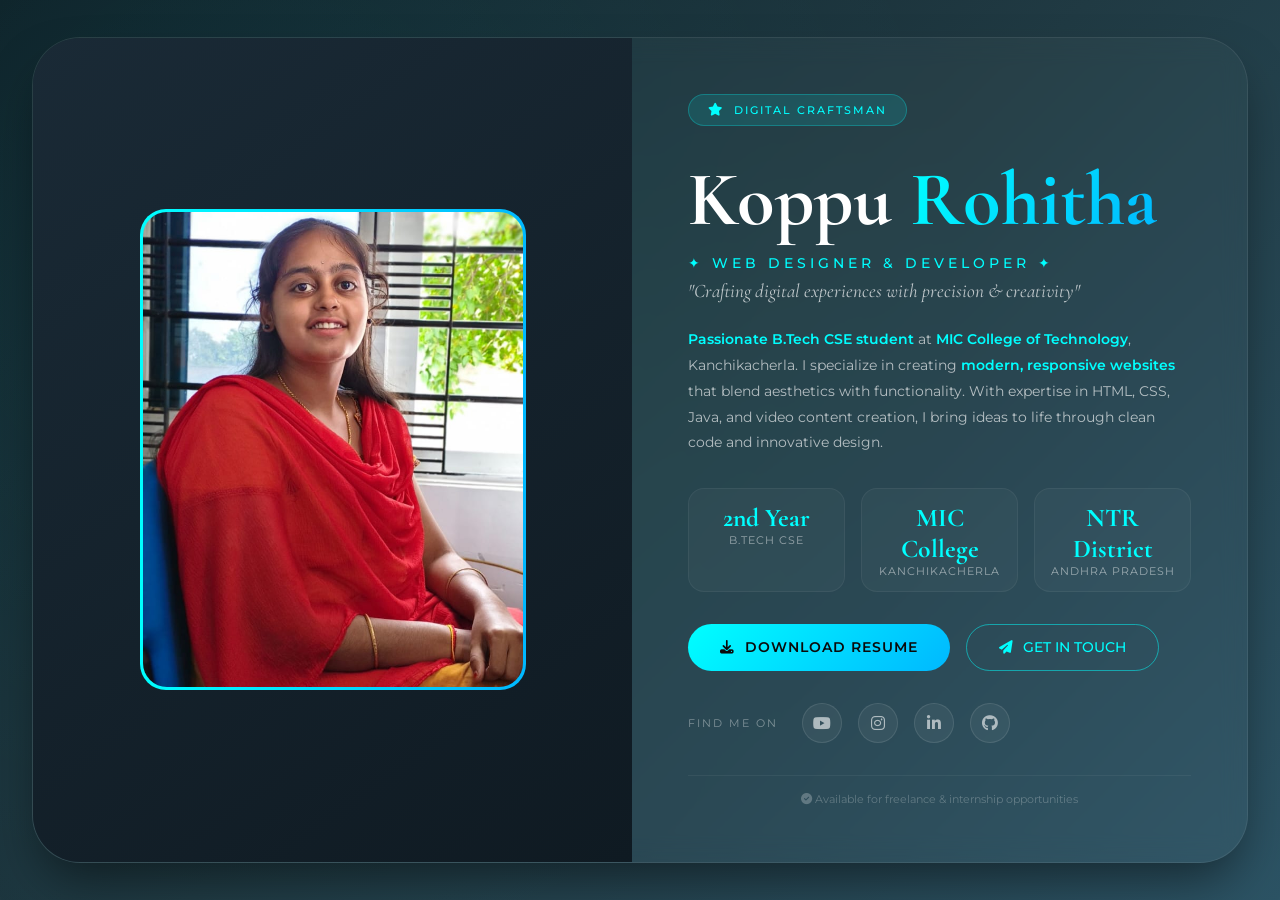
<file: landpage/landingpage.html>
<!DOCTYPE html>
<html lang="en">
<head>
  <meta charset="UTF-8">
  <meta name="viewport" content="width=device-width, initial-scale=1.0, viewport-fit=cover">
  <title>Koppu Rohitha | Web Designer & Developer</title>
  <!-- Google Fonts - Premium Fonts -->
  <link href="https://fonts.googleapis.com/css2?family=Cormorant+Garamond:wght@400;500;600;700&family=Montserrat:wght@300;400;500;600;700;800&display=swap" rel="stylesheet">
  <link rel="stylesheet" href="https://cdnjs.cloudflare.com/ajax/libs/font-awesome/6.5.1/css/all.min.css">
  <style>
    * {
      margin: 0;
      padding: 0;
      box-sizing: border-box;
    }

    body {
      font-family: 'Montserrat', sans-serif;
      background: #0A0A0A;
      min-height: 100vh;
      display: flex;
      align-items: center;
      justify-content: center;
      position: relative;
      overflow-x: hidden;
    }

    /* premium animated background */
    .bg-overlay {
      position: fixed;
      top: 0;
      left: 0;
      width: 100%;
      height: 100%;
      background: linear-gradient(135deg, #0F2027 0%, #203A43 50%, #2C5364 100%);
      z-index: -2;
    }

    .bg-overlay::before {
      content: '';
      position: absolute;
      top: 0;
      left: 0;
      width: 100%;
      height: 100%;
      background: radial-gradient(circle at 20% 30%, rgba(0, 255, 255, 0.05) 0%, transparent 60%);
    }

    /* main container */
    .container {
      width: 100%;
      max-width: 1400px;
      margin: 0 auto;
      padding: 2rem;
      position: relative;
      z-index: 1;
    }

    /* main card - glass morphism */
    .hero-card {
      display: flex;
      flex-wrap: wrap;
      background: rgba(255, 255, 255, 0.03);
      backdrop-filter: blur(12px);
      border-radius: 48px;
      overflow: hidden;
      border: 1px solid rgba(255, 255, 255, 0.08);
      box-shadow: 0 25px 50px -12px rgba(0, 0, 0, 0.5);
    }

    /* LEFT SIDE - IMAGE SECTION WITH ROTATING BORDER */
    .image-section {
      flex: 1;
      background: linear-gradient(145deg, #1a2a36 0%, #0f1a22 100%);
      display: flex;
      align-items: center;
      justify-content: center;
      padding: 3rem;
      position: relative;
    }

    /* rotating border container */
    .rotating-border {
      position: relative;
      width: 100%;
      max-width: 380px;
      border-radius: 24px;
      cursor: pointer;
    }

    /* the rotating gradient line */
    .rotating-border::before {
      content: '';
      position: absolute;
      top: -3px;
      left: -3px;
      right: -3px;
      bottom: -3px;
      background: linear-gradient(90deg, #00ffff, #00b8ff, #00ffff, #00b8ff);
      background-size: 300% 300%;
      border-radius: 26px;
      z-index: 0;
      animation: rotateBorder 3s linear infinite;
    }

    /* inner image container */
    .profile-img {
      position: relative;
      width: 100%;
      border-radius: 24px;
      overflow: hidden;
      z-index: 1;
      background: #1a2a36;
      transition: transform 0.4s ease;
    }

    .profile-img:hover {
      transform: scale(1.02);
    }

    .profile-img img {
      width: 100%;
      height: auto;
      display: block;
      object-fit: cover;
      aspect-ratio: 4 / 5;
    }

    /* rotating animation */
    @keyframes rotateBorder {
      0% {
        background-position: 0% 50%;
      }
      50% {
        background-position: 100% 50%;
      }
      100% {
        background-position: 0% 50%;
      }
    }

    /* RIGHT SIDE - CONTENT */
    .content-section {
      flex: 1;
      padding: 3.5rem;
      display: flex;
      flex-direction: column;
      justify-content: center;
    }

    /* premium badge - cyan theme */
    .premium-badge {
      display: inline-flex;
      align-items: center;
      gap: 10px;
      background: rgba(0, 255, 255, 0.12);
      padding: 0.5rem 1.2rem;
      border-radius: 50px;
      font-size: 0.7rem;
      font-weight: 500;
      letter-spacing: 2px;
      color: #00ffff;
      margin-bottom: 2rem;
      width: fit-content;
      border: 1px solid rgba(0, 255, 255, 0.25);
    }

    .premium-badge i {
      font-size: 0.8rem;
    }

    /* name with cyan highlight - CLICKABLE */
    .name {
      font-family: 'Cormorant Garamond', serif;
      font-size: clamp(3rem, 6vw, 4.8rem);
      font-weight: 700;
      color: #FFFFFF;
      line-height: 1.1;
      margin-bottom: 0.75rem;
    }

    .highlight {
      background: linear-gradient(120deg, #00ffff, #00b8ff);
      -webkit-background-clip: text;
      background-clip: text;
      color: transparent;
      display: inline-block;
      cursor: pointer;
      transition: opacity 0.3s;
    }

    .highlight:hover {
      opacity: 0.8;
    }

    /* title */
    .title-wrapper {
      margin-bottom: 1.5rem;
    }

    .role {
      font-size: 0.85rem;
      font-weight: 500;
      letter-spacing: 4px;
      text-transform: uppercase;
      color: #00ffff;
      margin-bottom: 0.5rem;
    }

    .role-desc {
      font-family: 'Cormorant Garamond', serif;
      font-size: 1.2rem;
      font-weight: 400;
      color: rgba(255, 255, 255, 0.7);
      font-style: italic;
    }

    /* description - cyan highlights */
    .description {
      color: rgba(255, 255, 255, 0.65);
      line-height: 1.8;
      margin-bottom: 2rem;
      font-size: 0.9rem;
    }

    .description strong {
      color: #00ffff;
      font-weight: 600;
    }

    /* CLICKABLE LINKS in description */
    .clickable-link {
      color: #00ffff;
      cursor: pointer;
      text-decoration: none;
      transition: all 0.3s;
      font-weight: 600;
    }

    .clickable-link:hover {
      text-decoration: underline;
      opacity: 0.8;
    }

    /* info grid - ALL CLICKABLE */
    .info-grid {
      display: grid;
      grid-template-columns: repeat(3, 1fr);
      gap: 1rem;
      margin-bottom: 2rem;
    }

    .info-item {
      background: rgba(255, 255, 255, 0.03);
      padding: 0.8rem;
      border-radius: 16px;
      border: 1px solid rgba(255, 255, 255, 0.05);
      transition: all 0.3s;
      cursor: pointer;
      text-align: center;
    }

    .info-item:hover {
      background: rgba(0, 255, 255, 0.08);
      border-color: rgba(0, 255, 255, 0.3);
      transform: translateY(-3px);
    }

    .info-number {
      font-family: 'Cormorant Garamond', serif;
      font-size: 1.6rem;
      font-weight: 700;
      color: #00ffff;
    }

    .info-label {
      font-size: 0.7rem;
      color: rgba(255, 255, 255, 0.5);
      text-transform: uppercase;
      letter-spacing: 1px;
    }

    /* buttons - cyan theme */
    .button-group {
      display: flex;
      gap: 1rem;
      flex-wrap: wrap;
      margin-bottom: 2rem;
    }

    .btn-primary {
      background: linear-gradient(135deg, #00ffff, #00b8ff);
      border: none;
      padding: 0.9rem 2rem;
      border-radius: 50px;
      font-weight: 600;
      color: #0A0A0A;
      text-decoration: none;
      display: inline-flex;
      align-items: center;
      gap: 10px;
      transition: all 0.3s ease;
      font-size: 0.85rem;
      letter-spacing: 1px;
    }

    .btn-primary:hover {
      transform: translateY(-3px);
      box-shadow: 0 10px 25px -5px rgba(0, 255, 255, 0.4);
    }

    .btn-outline {
      background: transparent;
      border: 1.5px solid rgba(0, 255, 255, 0.5);
      padding: 0.9rem 2rem;
      border-radius: 50px;
      font-weight: 500;
      color: #00ffff;
      text-decoration: none;
      display: inline-flex;
      align-items: center;
      gap: 10px;
      transition: all 0.3s ease;
      font-size: 0.85rem;
    }

    .btn-outline:hover {
      background: rgba(0, 255, 255, 0.1);
      border-color: #00ffff;
      transform: translateY(-2px);
    }

    /* social links - cyan on hover */
    .social-section {
      display: flex;
      align-items: center;
      gap: 1.5rem;
      flex-wrap: wrap;
    }

    .social-text {
      font-size: 0.7rem;
      color: rgba(255, 255, 255, 0.4);
      letter-spacing: 2px;
    }

    .social-icons {
      display: flex;
      gap: 1rem;
    }

    .social-icons a {
      width: 40px;
      height: 40px;
      background: rgba(255, 255, 255, 0.05);
      border-radius: 50%;
      display: flex;
      align-items: center;
      justify-content: center;
      color: rgba(255, 255, 255, 0.6);
      font-size: 1rem;
      transition: all 0.3s ease;
      text-decoration: none;
      border: 1px solid rgba(255, 255, 255, 0.1);
    }

    .social-icons a:hover {
      background: #00ffff;
      color: #0A0A0A;
      transform: translateY(-3px);
      border-color: #00ffff;
    }

    /* footer */
    .footer-text {
      margin-top: 2rem;
      padding-top: 1rem;
      font-size: 0.7rem;
      color: rgba(255, 255, 255, 0.25);
      text-align: center;
      border-top: 1px solid rgba(255, 255, 255, 0.05);
    }

    /* responsive */
    @media (max-width: 900px) {
      .container {
        padding: 1rem;
      }
      .hero-card {
        flex-direction: column;
        border-radius: 32px;
      }
      .image-section {
        padding: 2rem;
      }
      .content-section {
        padding: 2rem;
      }
      .info-grid {
        grid-template-columns: repeat(2, 1fr);
      }
    }
  </style>
</head>
<body>
  <div class="bg-overlay"></div>
  
  <div class="container">
    <div class="hero-card">
      <!-- LEFT: IMAGE WITH ROTATING BORDER - CLICKABLE -->
      <div class="image-section">
        <div class="rotating-border" onclick="window.open('https://www.instagram.com/rohitha_koppu/?igsh=MTEyZzVybXVvemppdg%3D%3D', '_blank')">
          <div class="profile-img">
            <img src="picture.jpeg" alt="Koppu Rohitha">
          </div>
        </div>
      </div>

      <!-- RIGHT: CONTENT SECTION -->
      <div class="content-section">
        <div class="premium-badge">
          <i class="fas fa-star"></i> DIGITAL CRAFTSMAN
        </div>
        
        <h1 class="name">
          Koppu <span class="highlight" onclick="window.open('https://rohithakoppu.github.io/CODSOFT/portfolio/', '_blank')">Rohitha</span>
        </h1>
        
        <div class="title-wrapper">
          <div class="role">✦ WEB DESIGNER & DEVELOPER ✦</div>
          <div class="role-desc">"Crafting digital experiences with precision & creativity"</div>
        </div>
        
        <p class="description">
          <strong>Passionate B.Tech CSE student</strong> at 
          <strong class="clickable-link" onclick="window.open('https://www.mictech.edu.in/', '_blank')">MIC College of Technology</strong>, Kanchikacherla. 
          I specialize in creating <strong>modern, responsive websites</strong> that blend aesthetics with functionality. 
          With expertise in HTML, CSS, Java, and video content creation, I bring ideas to life through clean code and innovative design.
        </p>

        <div class="info-grid">
          <div class="info-item" onclick="window.open('https://www.miccollege.ac.in/', '_blank')">
            <div class="info-number">2nd Year</div>
            <div class="info-label">B.Tech CSE</div>
          </div>
          <div class="info-item" onclick="window.open('https://miccollege.ac.in/', '_blank')">
            <div class="info-number">MIC College</div>
            <div class="info-label">Kanchikacherla</div>
          </div>
          <div class="info-item" onclick="window.open('https://www.google.com/maps/place/NTR+district,+Andhra+Pradesh/@16.6,80.5,10z', '_blank')">
        
            <div class="info-number">NTR District</div>
            <div class="info-label">Andhra Pradesh</div>
          </div>
        </div>

        <div class="button-group">
          <a href="resume.jpeg" class="btn-primary" download>
            <i class="fas fa-download"></i> DOWNLOAD RESUME
          </a>
          <a href="#" class="btn-outline">
            <i class="fas fa-paper-plane"></i> GET IN TOUCH
          </a>
        </div>

        <div class="social-section">
          <span class="social-text">FIND ME ON</span>
          <div class="social-icons">
            <a href="https://youtube.com/@learnwithus.studyhub?si=nJgYNiW1tykBo0RB" target="_blank"><i class="fab fa-youtube"></i></a>
            <a href="https://www.instagram.com/rohitha_koppu/?igsh=MTEyZzVybXVvemppdg%3D%3D#" target="_blank"><i class="fab fa-instagram"></i></a>
            <a href="https://www.linkedin.com/in/rohitha-koppu-484767383?utm_source=share_via&utm_content=profile&utm_medium=member_android" target="_blank"><i class="fab fa-linkedin-in"></i></a>
            <a href="https://github.com/rohithakoppu" target="_blank"><i class="fab fa-github"></i></a>
          </div>
        </div>

        <div class="footer-text">
          <i class="fas fa-check-circle"></i> Available for freelance & internship opportunities
        </div>
      </div>
    </div>
  </div>
</body>
</html>
</file>
<file: JobBoard/style.css>
@import url('https://fonts.googleapis.com/css2?family=Fraunces:ital,wght@0,300;0,400;0,600;0,700;1,400&family=Plus+Jakarta+Sans:wght@300;400;500;600;700;800&display=swap');

:root {
  /* Green Palette */
  --g50:  #f0fdf4;
  --g100: #dcfce7;
  --g200: #bbf7d0;
  --g300: #86efac;
  --g400: #4ade80;
  --g500: #22c55e;
  --g600: #16a34a;
  --g700: #15803d;
  --g800: #166534;
  --g900: #14532d;

  /* Neutrals */
  --white:  #ffffff;
  --n50:   #f8fafc;
  --n100:  #f1f5f9;
  --n200:  #e2e8f0;
  --n300:  #cbd5e1;
  --n400:  #94a3b8;
  --n500:  #64748b;
  --n600:  #475569;
  --n700:  #334155;
  --n800:  #1e293b;
  --n900:  #0f172a;

  /* Accents */
  --amber:  #f59e0b;
  --blue:   #3b82f6;
  --red:    #ef4444;
  --teal:   #14b8a6;

  /* Tokens */
  --primary:        var(--g600);
  --primary-light:  var(--g500);
  --primary-dark:   var(--g700);
  --bg:             var(--white);
  --bg-soft:        var(--g50);
  --bg-card:        var(--white);
  --text:           var(--n800);
  --text-muted:     var(--n500);
  --text-dim:       var(--n400);
  --border:         var(--n200);
  --border-green:   var(--g200);
  --shadow-sm:  0 1px 3px rgba(0,0,0,.06), 0 1px 2px rgba(0,0,0,.04);
  --shadow:     0 4px 16px rgba(0,0,0,.08);
  --shadow-lg:  0 12px 40px rgba(0,0,0,.12);
  --shadow-green: 0 8px 30px rgba(22,163,74,.18);
  --radius:    14px;
  --radius-sm: 8px;
  --radius-lg: 20px;
}

*, *::before, *::after { box-sizing: border-box; margin: 0; padding: 0; }
html { scroll-behavior: smooth; font-size: 16px; }

body {
  font-family: 'Plus Jakarta Sans', sans-serif;
  background: var(--bg);
  color: var(--text);
  min-height: 100vh;
  overflow-x: hidden;
  line-height: 1.6;
}

/* ─── SCROLLBAR ─────────────────────────── */
::-webkit-scrollbar { width: 5px; }
::-webkit-scrollbar-track { background: var(--n100); }
::-webkit-scrollbar-thumb { background: var(--g300); border-radius: 3px; }

/* ─── NAVBAR ──────────────────────────────── */
.navbar {
  position: fixed; top: 0; left: 0; right: 0; z-index: 1000;
  height: 68px;
  background: rgba(255,255,255,.92);
  backdrop-filter: blur(20px);
  border-bottom: 1px solid var(--border);
  display: flex; align-items: center; justify-content: space-between;
  padding: 0 2rem;
  box-shadow: var(--shadow-sm);
}

.nav-brand {
  display: flex; align-items: center; gap: 10px;
  text-decoration: none; cursor: pointer;
  font-family: 'Fraunces', serif;
  font-size: 1.4rem; font-weight: 700;
  color: var(--g700);
}

.brand-icon {
  width: 36px; height: 36px; border-radius: 10px;
  background: linear-gradient(135deg, var(--g500), var(--g700));
  display: flex; align-items: center; justify-content: center;
  font-size: 1rem; color: white;
  box-shadow: 0 3px 10px rgba(22,163,74,.3);
}

.nav-links { display: flex; align-items: center; gap: 2px; list-style: none; }
.nav-links a {
  text-decoration: none; color: var(--n600); font-size: .88rem; font-weight: 500;
  padding: 6px 14px; border-radius: var(--radius-sm);
  transition: all .2s; cursor: pointer;
}
.nav-links a:hover, .nav-links a.active {
  color: var(--g700); background: var(--g50);
}

.nav-actions { display: flex; gap: 8px; align-items: center; }

/* ─── BUTTONS ──────────────────────────────── */
.btn {
  display: inline-flex; align-items: center; justify-content: center; gap: 7px;
  padding: 10px 22px; border-radius: var(--radius-sm);
  font-family: 'Plus Jakarta Sans', sans-serif; font-weight: 600; font-size: .88rem;
  cursor: pointer; border: none; text-decoration: none; white-space: nowrap;
  transition: all .22s cubic-bezier(.4,0,.2,1); position: relative; overflow: hidden;
}

.btn-primary {
  background: linear-gradient(135deg, var(--g500), var(--g700));
  color: white; box-shadow: 0 4px 14px rgba(22,163,74,.3);
}
.btn-primary:hover { transform: translateY(-2px); box-shadow: 0 8px 24px rgba(22,163,74,.4); }

.btn-outline {
  background: transparent; color: var(--g700);
  border: 1.5px solid var(--g300);
}
.btn-outline:hover { background: var(--g50); border-color: var(--g500); }

.btn-ghost {
  background: transparent; color: var(--n600);
  border: 1.5px solid var(--border);
}
.btn-ghost:hover { background: var(--n50); color: var(--n800); }

.btn-white {
  background: white; color: var(--g700); font-weight: 700;
  box-shadow: var(--shadow);
}
.btn-white:hover { transform: translateY(-2px); box-shadow: var(--shadow-lg); }

.btn-danger { background: #fef2f2; color: var(--red); border: 1px solid #fecaca; }
.btn-danger:hover { background: #fee2e2; }

.btn-sm { padding: 7px 14px; font-size: .82rem; }
.btn-lg { padding: 14px 32px; font-size: .95rem; }
.btn-icon { width: 38px; height: 38px; padding: 0; border-radius: var(--radius-sm); }
.w-full { width: 100%; }

/* ─── MAIN / PAGES ─────────────────────────── */
.main { padding-top: 68px; }
.page { display: none; min-height: calc(100vh - 68px); }
.page.active { display: block; }

/* ─── HERO ──────────────────────────────────── */
.hero {
  background: linear-gradient(160deg, var(--g50) 0%, var(--white) 60%);
  padding: 80px 2rem 60px;
  text-align: center;
  position: relative;
  overflow: hidden;
  border-bottom: 1px solid var(--border-green);
}

.hero::before {
  content: '';
  position: absolute; inset: 0;
  background:
    radial-gradient(ellipse 70% 60% at 15% 20%, rgba(134,239,172,.25) 0%, transparent 60%),
    radial-gradient(ellipse 50% 50% at 85% 80%, rgba(74,222,128,.15) 0%, transparent 60%);
  pointer-events: none;
}

.hero-eyebrow {
  display: inline-flex; align-items: center; gap: 8px;
  padding: 5px 14px; border-radius: 100px;
  background: var(--g100); border: 1px solid var(--g200);
  font-size: .78rem; font-weight: 700; color: var(--g700);
  text-transform: uppercase; letter-spacing: .08em;
  margin-bottom: 24px;
}

.hero h1 {
  font-family: 'Fraunces', serif; font-size: clamp(2.4rem, 6vw, 4.2rem);
  font-weight: 700; color: var(--n900); line-height: 1.1;
  margin-bottom: 18px; letter-spacing: -.02em;
}

.hero h1 em {
  font-style: italic; color: var(--g600);
  background: linear-gradient(90deg, var(--g600), var(--teal));
  -webkit-background-clip: text; -webkit-text-fill-color: transparent;
  background-clip: text;
}

.hero p {
  font-size: 1.05rem; color: var(--n500);
  max-width: 560px; margin: 0 auto 36px; line-height: 1.7;
}

/* ─── SEARCH BAR ────────────────────────────── */
.search-hero {
  max-width: 700px; margin: 0 auto 40px;
  background: white; border-radius: var(--radius);
  border: 1.5px solid var(--border-green);
  box-shadow: var(--shadow-lg);
  display: flex; overflow: hidden;
}

.search-hero input {
  flex: 1; padding: 16px 20px; border: none; outline: none;
  font-family: 'Plus Jakarta Sans', sans-serif; font-size: .95rem;
  color: var(--text); background: transparent;
}

.search-hero select {
  padding: 0 16px; border: none; border-left: 1px solid var(--border);
  outline: none; background: var(--g50); font-family: 'Plus Jakarta Sans', sans-serif;
  font-size: .88rem; color: var(--n600); cursor: pointer;
}

.search-hero button {
  padding: 12px 28px; background: linear-gradient(135deg, var(--g500), var(--g700));
  border: none; color: white; font-weight: 700; font-size: .9rem;
  cursor: pointer; transition: all .2s; font-family: 'Plus Jakarta Sans', sans-serif;
}

.search-hero button:hover { background: var(--g700); }

.hero-tags {
  display: flex; gap: 8px; flex-wrap: wrap; justify-content: center;
  margin-bottom: 48px;
}

.hero-tag {
  padding: 5px 14px; border-radius: 100px;
  background: white; border: 1px solid var(--border);
  font-size: .82rem; color: var(--n600); cursor: pointer;
  transition: all .2s;
}

.hero-tag:hover { border-color: var(--g400); color: var(--g700); background: var(--g50); }

.hero-stats {
  display: flex; gap: 40px; justify-content: center; flex-wrap: wrap;
  border-top: 1px solid var(--border-green); padding-top: 40px;
}

.hero-stat { text-align: center; }
.hero-stat-num {
  font-family: 'Fraunces', serif; font-size: 2rem; font-weight: 700; color: var(--g700);
}
.hero-stat-label { font-size: .8rem; color: var(--n500); margin-top: 2px; }

/* ─── SECTION ──────────────────────────────── */
.section { padding: 60px 2rem; }
.section-header { margin-bottom: 36px; }
.section-label {
  font-size: .78rem; font-weight: 700; text-transform: uppercase; letter-spacing: .08em;
  color: var(--g600); margin-bottom: 8px;
}
.section-title {
  font-family: 'Fraunces', serif; font-size: clamp(1.5rem, 3vw, 2rem);
  font-weight: 700; color: var(--n900); letter-spacing: -.02em;
}
.section-sub { color: var(--n500); font-size: .95rem; margin-top: 6px; }

/* ─── CONTAINER ──────────────────────────────  */
.container { max-width: 1180px; margin: 0 auto; }
.container-sm { max-width: 820px; margin: 0 auto; }

/* ─── JOB CARD ─────────────────────────────── */
.jobs-grid {
  display: grid;
  grid-template-columns: repeat(auto-fill, minmax(340px,1fr));
  gap: 18px;
}

.job-card {
  background: var(--bg-card); border: 1px solid var(--border);
  border-radius: var(--radius); padding: 24px;
  transition: all .28s cubic-bezier(.4,0,.2,1);
  cursor: pointer; position: relative; overflow: hidden;
}

.job-card::before {
  content: ''; position: absolute; top: 0; left: 0; right: 0; height: 3px;
  background: linear-gradient(90deg, var(--g400), var(--teal));
  transform: scaleX(0); transform-origin: left; transition: transform .3s;
}

.job-card:hover { box-shadow: var(--shadow-green); transform: translateY(-4px); border-color: var(--g200); }
.job-card:hover::before { transform: scaleX(1); }

.job-card-top {
  display: flex; align-items: flex-start; gap: 14px; margin-bottom: 14px;
}

.company-logo {
  width: 48px; height: 48px; border-radius: 12px;
  display: flex; align-items: center; justify-content: center;
  font-size: 1.3rem; font-weight: 800; color: white;
  flex-shrink: 0;
}

.job-card-info { flex: 1; }
.job-title {
  font-weight: 700; font-size: 1rem; color: var(--n800);
  margin-bottom: 3px; line-height: 1.3;
}
.company-name { font-size: .85rem; color: var(--n500); }

.job-card-badges {
  display: flex; gap: 6px; flex-wrap: wrap; margin-bottom: 14px;
}

.badge {
  display: inline-flex; align-items: center; gap: 4px;
  padding: 3px 10px; border-radius: 100px;
  font-size: .75rem; font-weight: 600;
}
.badge-green { background: var(--g100); color: var(--g700); }
.badge-blue { background: #eff6ff; color: #1d4ed8; }
.badge-amber { background: #fffbeb; color: #92400e; }
.badge-gray { background: var(--n100); color: var(--n600); }
.badge-teal { background: #f0fdfa; color: #0f766e; }
.badge-red { background: #fef2f2; color: #991b1b; }

.job-desc {
  font-size: .875rem; color: var(--n500); line-height: 1.6;
  margin-bottom: 16px; display: -webkit-box;
  -webkit-line-clamp: 2; -webkit-box-orient: vertical; overflow: hidden;
}

.job-card-footer {
  display: flex; align-items: center; justify-content: space-between;
  border-top: 1px solid var(--border); padding-top: 14px;
}

.job-salary { font-weight: 700; color: var(--g700); font-size: .95rem; }
.job-posted { font-size: .78rem; color: var(--n400); }

/* ─── FORM ───────────────────────────────────  */
.form-group { margin-bottom: 18px; }
.form-label {
  display: block; font-size: .82rem; font-weight: 700; color: var(--n700);
  margin-bottom: 7px; text-transform: uppercase; letter-spacing: .04em;
}
.form-control {
  width: 100%; padding: 11px 14px;
  border: 1.5px solid var(--border); border-radius: var(--radius-sm);
  font-family: 'Plus Jakarta Sans', sans-serif; font-size: .92rem; color: var(--text);
  background: white; outline: none; transition: all .2s;
}
.form-control:focus {
  border-color: var(--g400); box-shadow: 0 0 0 3px rgba(74,222,128,.15);
}
.form-control::placeholder { color: var(--n400); }
textarea.form-control { resize: vertical; min-height: 90px; }
select.form-control { cursor: pointer; }
.form-row { display: grid; grid-template-columns: 1fr 1fr; gap: 16px; }
.form-hint { font-size: .78rem; color: var(--n400); margin-top: 5px; }
.form-error { font-size: .78rem; color: var(--red); margin-top: 5px; }

/* ─── CARDS ──────────────────────────────────  */
.card {
  background: white; border: 1px solid var(--border);
  border-radius: var(--radius); padding: 28px;
  box-shadow: var(--shadow-sm);
}
.card + .card { margin-top: 18px; }

/* ─── PAGE HEADER ────────────────────────────  */
.page-head {
  background: linear-gradient(160deg, var(--g50), white);
  border-bottom: 1px solid var(--border-green);
  padding: 48px 2rem 40px;
}
.page-head h2 {
  font-family: 'Fraunces', serif; font-size: clamp(1.6rem,4vw,2.4rem);
  font-weight: 700; color: var(--n900); margin-bottom: 6px;
}
.page-head p { color: var(--n500); }

/* ─── SIDEBAR LAYOUT ─────────────────────────  */
.two-col { display: grid; grid-template-columns: 280px 1fr; gap: 24px; align-items: start; }
.sidebar { position: sticky; top: 80px; }

/* ─── FILTER CARD ────────────────────────────  */
.filter-card {
  background: white; border: 1px solid var(--border);
  border-radius: var(--radius); overflow: hidden;
}
.filter-card-head {
  padding: 14px 18px; background: var(--g50); border-bottom: 1px solid var(--border-green);
  font-weight: 700; font-size: .88rem; color: var(--g800);
  display: flex; justify-content: space-between; align-items: center;
}
.filter-section { padding: 14px 18px; border-bottom: 1px solid var(--border); }
.filter-section:last-child { border-bottom: none; }
.filter-label { font-size: .78rem; font-weight: 700; color: var(--n600); margin-bottom: 10px; text-transform: uppercase; letter-spacing: .04em; }
.filter-options { display: flex; flex-direction: column; gap: 7px; }
.filter-opt {
  display: flex; align-items: center; gap: 9px;
  font-size: .87rem; color: var(--n600); cursor: pointer;
}
.filter-opt input[type=checkbox] { accent-color: var(--g600); width: 15px; height: 15px; }

/* ─── CHIPS / TAGS ───────────────────────────  */
.tag-list { display: flex; flex-wrap: wrap; gap: 6px; }
.tag {
  padding: 4px 12px; border-radius: 100px; font-size: .78rem; font-weight: 600;
  background: var(--g100); color: var(--g700); border: 1px solid var(--g200);
}

/* ─── AUTH ───────────────────────────────────  */
.auth-wrap {
  min-height: calc(100vh - 68px);
  display: flex; align-items: center; justify-content: center;
  background: linear-gradient(160deg, var(--g50), white);
  padding: 40px 1.5rem;
}
.auth-box {
  width: 100%; max-width: 440px;
  background: white; border-radius: var(--radius-lg);
  border: 1px solid var(--border); box-shadow: var(--shadow-lg); padding: 40px;
  position: relative;
}
.auth-box::before {
  content: ''; position: absolute; top: 0; left: 0; right: 0; height: 4px;
  background: linear-gradient(90deg, var(--g400), var(--teal));
  border-radius: var(--radius-lg) var(--radius-lg) 0 0;
}
.auth-logo { text-align: center; margin-bottom: 28px; }
.auth-title { font-family: 'Fraunces', serif; font-size: 1.8rem; font-weight: 700; color: var(--n900); margin-bottom: 6px; }
.auth-sub { color: var(--n500); font-size: .92rem; margin-bottom: 28px; }
.auth-toggle {
  display: flex; background: var(--n100); border-radius: var(--radius-sm);
  padding: 4px; margin-bottom: 24px; gap: 4px;
}
.auth-toggle button {
  flex: 1; padding: 8px; border: none; border-radius: 6px; cursor: pointer;
  font-family: 'Plus Jakarta Sans', sans-serif; font-weight: 600; font-size: .85rem;
  background: transparent; color: var(--n500); transition: all .2s;
}
.auth-toggle button.active { background: white; color: var(--g700); box-shadow: var(--shadow-sm); }
.auth-divider {
  text-align: center; color: var(--n400); font-size: .82rem; margin: 16px 0;
  position: relative;
}
.auth-divider::before, .auth-divider::after {
  content: ''; position: absolute; top: 50%; width: 42%; height: 1px; background: var(--border);
}
.auth-divider::before { left: 0; }
.auth-divider::after { right: 0; }
.auth-switch { text-align: center; margin-top: 20px; font-size: .88rem; color: var(--n500); }
.auth-switch a { color: var(--g700); font-weight: 600; cursor: pointer; text-decoration: none; }
.role-toggle { display: flex; gap: 12px; margin-bottom: 20px; }
.role-btn {
  flex: 1; padding: 12px; border: 1.5px solid var(--border); border-radius: var(--radius-sm);
  background: white; cursor: pointer; text-align: center; transition: all .2s;
  font-family: 'Plus Jakarta Sans', sans-serif;
}
.role-btn.active { border-color: var(--g500); background: var(--g50); }
.role-btn .role-icon { font-size: 1.4rem; margin-bottom: 4px; }
.role-btn .role-name { font-size: .82rem; font-weight: 700; color: var(--n700); }

/* ─── DASHBOARD ──────────────────────────────  */
.dash-layout {
  display: grid; grid-template-columns: 240px 1fr; gap: 0;
  min-height: calc(100vh - 68px);
}
.dash-sidebar {
  background: white; border-right: 1px solid var(--border);
  padding: 24px 12px; position: sticky; top: 68px; height: calc(100vh - 68px);
  overflow-y: auto;
}
.dash-nav { list-style: none; display: flex; flex-direction: column; gap: 2px; }
.dash-nav a {
  display: flex; align-items: center; gap: 10px;
  padding: 10px 14px; border-radius: var(--radius-sm);
  text-decoration: none; color: var(--n600); font-size: .88rem; font-weight: 600;
  transition: all .2s; cursor: pointer;
}
.dash-nav a:hover { background: var(--g50); color: var(--g700); }
.dash-nav a.active { background: var(--g100); color: var(--g700); }
.dash-nav .icon { font-size: 1rem; width: 20px; text-align: center; }
.dash-content { background: var(--n50); padding: 28px; overflow-y: auto; }

.stat-grid { display: grid; grid-template-columns: repeat(auto-fill, minmax(180px,1fr)); gap: 16px; margin-bottom: 28px; }
.stat-card {
  background: white; border: 1px solid var(--border); border-radius: var(--radius);
  padding: 20px; text-align: center;
}
.stat-card .icon { font-size: 1.8rem; margin-bottom: 8px; }
.stat-card .num {
  font-family: 'Fraunces', serif; font-size: 1.8rem; font-weight: 700; color: var(--g700);
}
.stat-card .label { font-size: .78rem; color: var(--n500); margin-top: 3px; }

/* ─── TABLE ──────────────────────────────────  */
.table-wrap { overflow-x: auto; }
table { width: 100%; border-collapse: collapse; }
th {
  text-align: left; padding: 10px 14px; font-size: .78rem; font-weight: 700;
  text-transform: uppercase; letter-spacing: .04em; color: var(--n500);
  background: var(--g50); border-bottom: 1px solid var(--border);
}
td { padding: 12px 14px; border-bottom: 1px solid var(--border); font-size: .88rem; color: var(--n700); }
tr:hover td { background: var(--g50); }

/* ─── JOB DETAIL ─────────────────────────────  */
.job-detail-hero {
  background: linear-gradient(160deg, var(--g50), white);
  border-bottom: 1px solid var(--border-green);
  padding: 48px 2rem;
}
.job-detail-card {
  background: white; border: 1px solid var(--border); border-radius: var(--radius);
  overflow: hidden;
}
.job-section-title {
  font-family: 'Fraunces', serif; font-size: 1.1rem; font-weight: 700;
  color: var(--n800); margin-bottom: 14px;
  padding-bottom: 10px; border-bottom: 1px solid var(--border);
}
.info-row { display: flex; gap: 16px; flex-wrap: wrap; margin-bottom: 20px; }
.info-item {
  display: flex; align-items: center; gap: 7px;
  font-size: .88rem; color: var(--n600);
}
.info-item .ico { font-size: 1rem; }
.detail-ul { padding-left: 18px; }
.detail-ul li { font-size: .92rem; color: var(--n600); margin-bottom: 7px; line-height: 1.6; }

/* ─── MODAL ──────────────────────────────────  */
.modal-overlay {
  position: fixed; inset: 0; background: rgba(0,0,0,.35);
  backdrop-filter: blur(4px); z-index: 5000;
  display: none; align-items: center; justify-content: center; padding: 1rem;
}
.modal-overlay.open { display: flex; animation: fadeIn .2s ease; }
@keyframes fadeIn { from { opacity: 0; } to { opacity: 1; } }

.modal {
  background: white; border-radius: var(--radius-lg);
  box-shadow: 0 24px 80px rgba(0,0,0,.2);
  width: 100%; max-width: 540px; max-height: 90vh; overflow-y: auto;
  animation: slideUp .25s ease;
}
@keyframes slideUp { from { transform: translateY(20px); opacity: 0; } to { transform: translateY(0); opacity: 1; } }

.modal-head {
  padding: 24px 28px 0;
  display: flex; align-items: center; justify-content: space-between;
}
.modal-title { font-family: 'Fraunces', serif; font-size: 1.3rem; font-weight: 700; }
.modal-body { padding: 20px 28px 28px; }
.modal-close {
  width: 32px; height: 32px; border: none; background: var(--n100);
  border-radius: 8px; cursor: pointer; font-size: 1rem; display: flex;
  align-items: center; justify-content: center; transition: background .2s;
}
.modal-close:hover { background: var(--n200); }

/* ─── TOAST ──────────────────────────────────  */
.toast-container { position: fixed; bottom: 24px; right: 24px; z-index: 9999; display: flex; flex-direction: column; gap: 8px; }
.toast {
  background: white; border: 1px solid var(--border); border-radius: var(--radius-sm);
  padding: 12px 18px; display: flex; align-items: center; gap: 10px; min-width: 260px;
  box-shadow: var(--shadow-lg); font-size: .88rem;
  animation: toastIn .3s ease;
}
@keyframes toastIn { from { opacity: 0; transform: translateX(20px); } to { opacity: 1; transform: translateX(0); } }
.toast.success { border-left: 3px solid var(--g500); }
.toast.error   { border-left: 3px solid var(--red); }
.toast.info    { border-left: 3px solid var(--blue); }

/* ─── PROGRESS STEPS ─────────────────────────  */
.steps { display: flex; gap: 0; margin-bottom: 32px; }
.step {
  flex: 1; text-align: center; position: relative;
  padding-bottom: 24px;
}
.step::after {
  content: ''; position: absolute; top: 16px; left: 50%; right: -50%;
  height: 2px; background: var(--border); z-index: 0;
}
.step:last-child::after { display: none; }
.step-num {
  width: 32px; height: 32px; border-radius: 50%;
  background: var(--n100); border: 2px solid var(--border);
  display: flex; align-items: center; justify-content: center;
  font-size: .82rem; font-weight: 700; color: var(--n500);
  margin: 0 auto 6px; position: relative; z-index: 1;
}
.step.active .step-num { background: var(--g600); border-color: var(--g600); color: white; }
.step.done .step-num   { background: var(--g100); border-color: var(--g500); color: var(--g700); }
.step-label { font-size: .75rem; font-weight: 600; color: var(--n400); }
.step.active .step-label { color: var(--g700); }

/* ─── UPLOAD ─────────────────────────────────  */
.upload-zone {
  border: 2px dashed var(--g300); border-radius: var(--radius);
  padding: 32px; text-align: center; cursor: pointer;
  transition: all .2s; background: var(--g50);
}
.upload-zone:hover { border-color: var(--g500); background: var(--g100); }
.upload-zone .icon { font-size: 2.5rem; margin-bottom: 10px; }
.upload-zone p { font-size: .88rem; color: var(--n500); }

/* ─── COMPANY SECTION ─────────────────────────  */
.company-grid { display: grid; grid-template-columns: repeat(auto-fill, minmax(140px,1fr)); gap: 14px; }
.company-card {
  background: white; border: 1px solid var(--border); border-radius: var(--radius);
  padding: 20px 14px; text-align: center; cursor: pointer;
  transition: all .25s;
}
.company-card:hover { box-shadow: var(--shadow-green); transform: translateY(-3px); border-color: var(--g200); }
.company-card .logo { width: 48px; height: 48px; border-radius: 12px; margin: 0 auto 10px; display: flex; align-items: center; justify-content: center; font-size: 1.4rem; font-weight: 800; color: white; }
.company-card .name { font-size: .82rem; font-weight: 700; color: var(--n700); }
.company-card .jobs { font-size: .75rem; color: var(--n400); margin-top: 2px; }

/* ─── EMPTY STATE ────────────────────────────  */
.empty { text-align: center; padding: 60px 24px; color: var(--n400); }
.empty .icon { font-size: 3rem; margin-bottom: 12px; opacity: .6; }
.empty h3 { font-family: 'Fraunces', serif; font-size: 1.2rem; color: var(--n600); margin-bottom: 6px; }
.empty p { font-size: .88rem; }

/* ─── PROFILE CARD ───────────────────────────  */
.profile-card {
  background: linear-gradient(135deg, var(--g600), var(--teal));
  border-radius: var(--radius); padding: 28px; color: white; margin-bottom: 20px;
}
.profile-avatar {
  width: 72px; height: 72px; border-radius: 50%; background: rgba(255,255,255,.25);
  display: flex; align-items: center; justify-content: center;
  font-size: 2rem; font-weight: 800; margin-bottom: 14px; border: 3px solid rgba(255,255,255,.4);
}
.profile-name { font-family: 'Fraunces', serif; font-size: 1.3rem; font-weight: 700; }
.profile-role { opacity: .85; font-size: .88rem; margin-top: 3px; }

/* ─── USER MENU ──────────────────────────────  */
.user-menu { position: relative; }
.user-avatar {
  width: 36px; height: 36px; border-radius: 50%;
  background: linear-gradient(135deg, var(--g500), var(--teal));
  display: flex; align-items: center; justify-content: center;
  font-weight: 800; font-size: .85rem; color: white; cursor: pointer;
  border: 2px solid transparent; transition: border-color .2s;
}
.user-avatar:hover { border-color: var(--g500); }
.dropdown {
  position: absolute; top: calc(100% + 8px); right: 0;
  background: white; border: 1px solid var(--border); border-radius: var(--radius-sm);
  box-shadow: var(--shadow-lg); min-width: 190px; display: none; z-index: 200;
  animation: fadeIn .15s ease;
}
.dropdown.open { display: block; }
.dropdown-item {
  display: flex; align-items: center; gap: 9px; padding: 9px 14px;
  font-size: .87rem; color: var(--n600); cursor: pointer; transition: background .15s;
}
.dropdown-item:hover { background: var(--g50); color: var(--g700); }
.dropdown-item.danger:hover { background: #fef2f2; color: var(--red); }
.dropdown-divider { height: 1px; background: var(--border); margin: 4px 0; }

/* ─── HAMBURGER ──────────────────────────────  */
.hamburger { display: none; flex-direction: column; gap: 5px; cursor: pointer; padding: 6px; }
.hamburger span { width: 22px; height: 2px; background: var(--n700); border-radius: 2px; transition: all .3s; }
.mobile-menu {
  display: none; position: fixed; top: 68px; left: 0; right: 0;
  background: white; border-bottom: 1px solid var(--border); padding: 12px; z-index: 998;
}
.mobile-menu.open { display: block; }
.mobile-menu a, .mobile-menu button {
  display: block; width: 100%; padding: 11px 14px;
  text-decoration: none; color: var(--n600); border-radius: 8px;
  border: none; background: none; text-align: left; cursor: pointer;
  font-family: 'Plus Jakarta Sans', sans-serif; font-size: .92rem;
}
.mobile-menu a:hover, .mobile-menu button:hover { background: var(--g50); color: var(--g700); }

/* ─── RESPONSIVE ─────────────────────────────  */
@media (max-width: 900px) {
  .two-col { grid-template-columns: 1fr; }
  .sidebar { position: static; }
  .dash-layout { grid-template-columns: 1fr; }
  .dash-sidebar { position: static; height: auto; border-right: none; border-bottom: 1px solid var(--border); }
}
@media (max-width: 768px) {
  .nav-links, .nav-actions { display: none; }
  .hamburger { display: flex; }
  .hero { padding: 48px 1.25rem 40px; }
  .hero h1 { font-size: 2rem; }
  .search-hero { flex-direction: column; gap: 0; }
  .search-hero input, .search-hero select { border-left: none; border-top: 1px solid var(--border); }
  .search-hero button { padding: 14px; }
  .jobs-grid { grid-template-columns: 1fr; }
  .form-row { grid-template-columns: 1fr; }
  .section { padding: 40px 1.25rem; }
  .page-head { padding: 32px 1.25rem; }
}
@media (max-width: 500px) {
  .auth-box { padding: 24px 18px; }
  .modal { border-radius: var(--radius); }
  .modal-body, .modal-head { padding: 16px 18px 20px; }
}

/* ─── UTILS ──────────────────────────────────  */
.flex { display: flex; }
.flex-wrap { flex-wrap: wrap; }
.items-center { align-items: center; }
.items-start { align-items: flex-start; }
.justify-between { justify-content: space-between; }
.justify-center { justify-content: center; }
.gap-2 { gap: 8px; }
.gap-3 { gap: 12px; }
.gap-4 { gap: 16px; }
.mt-2 { margin-top: 8px; }
.mt-4 { margin-top: 16px; }
.mb-4 { margin-bottom: 16px; }
.mb-6 { margin-bottom: 24px; }
.text-center { text-align: center; }
.text-sm { font-size: .85rem; }
.text-muted { color: var(--n500); }
.text-green { color: var(--g700); }
.font-bold { font-weight: 700; }
.hidden { display: none !important; }
.relative { position: relative; }

/* ─── ANIMATIONS ─────────────────────────────  */
@keyframes fadeInUp { from { opacity:0; transform:translateY(16px); } to { opacity:1; transform:translateY(0); } }
.fade-in-up { animation: fadeInUp .4s ease both; }
.delay-1 { animation-delay: .08s; }
.delay-2 { animation-delay: .16s; }
.delay-3 { animation-delay: .24s; }
.delay-4 { animation-delay: .32s; }
</file>
<file: OnlineQuizMaker/style.css>
@import url('https://fonts.googleapis.com/css2?family=Clash+Display:wght@400;500;600;700&family=Syne:wght@400;500;600;700;800&family=DM+Sans:ital,wght@0,300;0,400;0,500;0,600;1,400&display=swap');

:root {
  --primary: #6C3FE8;
  --primary-light: #8B65F0;
  --primary-dark: #4E2BBD;
  --accent: #FF6B2B;
  --accent-light: #FF8A52;
  --gold: #FFD166;
  --success: #06D6A0;
  --danger: #EF476F;
  --bg: #0A0A14;
  --bg2: #10101E;
  --bg3: #181830;
  --card: #12122A;
  --card2: #1A1A38;
  --border: rgba(108,63,232,0.2);
  --border-light: rgba(255,255,255,0.07);
  --text: #F0EEFF;
  --text-muted: #9090BB;
  --text-dim: #5A5A88;
  --radius: 16px;
  --radius-sm: 10px;
  --shadow: 0 8px 32px rgba(108,63,232,0.15);
  --shadow-lg: 0 20px 60px rgba(0,0,0,0.5);
  --glow: 0 0 40px rgba(108,63,232,0.3);
}

*, *::before, *::after { box-sizing: border-box; margin: 0; padding: 0; }

html { scroll-behavior: smooth; }

body {
  font-family: 'DM Sans', sans-serif;
  background: var(--bg);
  color: var(--text);
  min-height: 100vh;
  overflow-x: hidden;
}

/* ── BACKGROUND MESH ── */
body::before {
  content: '';
  position: fixed;
  inset: 0;
  background:
    radial-gradient(ellipse 60% 50% at 10% 10%, rgba(108,63,232,0.18) 0%, transparent 60%),
    radial-gradient(ellipse 40% 40% at 90% 80%, rgba(255,107,43,0.1) 0%, transparent 60%),
    radial-gradient(ellipse 50% 60% at 80% 10%, rgba(6,214,160,0.06) 0%, transparent 60%);
  pointer-events: none;
  z-index: 0;
}

/* ── NOISE TEXTURE ── */
body::after {
  content: '';
  position: fixed;
  inset: 0;
  background-image: url("data:image/svg+xml,%3Csvg viewBox='0 0 256 256' xmlns='http://www.w3.org/2000/svg'%3E%3Cfilter id='noise'%3E%3CfeTurbulence type='fractalNoise' baseFrequency='0.9' numOctaves='4' stitchTiles='stitch'/%3E%3C/filter%3E%3Crect width='100%25' height='100%25' filter='url(%23noise)' opacity='0.03'/%3E%3C/svg%3E");
  pointer-events: none;
  opacity: 0.4;
  z-index: 0;
}

/* ── NAVBAR ── */
.navbar {
  position: fixed;
  top: 0; left: 0; right: 0;
  z-index: 1000;
  display: flex;
  align-items: center;
  justify-content: space-between;
  padding: 0 2rem;
  height: 70px;
  background: rgba(10,10,20,0.85);
  backdrop-filter: blur(20px);
  border-bottom: 1px solid var(--border-light);
}

.nav-logo {
  display: flex;
  align-items: center;
  gap: 10px;
  text-decoration: none;
  font-family: 'Syne', sans-serif;
  font-weight: 800;
  font-size: 1.4rem;
  color: var(--text);
}

.nav-logo .logo-icon {
  width: 38px; height: 38px;
  background: linear-gradient(135deg, var(--primary), var(--accent));
  border-radius: 10px;
  display: flex;
  align-items: center;
  justify-content: center;
  font-size: 1.1rem;
}

.nav-links {
  display: flex;
  align-items: center;
  gap: 0.5rem;
  list-style: none;
}

.nav-links a {
  text-decoration: none;
  color: var(--text-muted);
  font-size: 0.9rem;
  font-weight: 500;
  padding: 6px 14px;
  border-radius: 8px;
  transition: all 0.2s;
}

.nav-links a:hover, .nav-links a.active {
  color: var(--text);
  background: rgba(108,63,232,0.15);
}

.nav-auth { display: flex; gap: 8px; align-items: center; }

.btn {
  display: inline-flex;
  align-items: center;
  justify-content: center;
  gap: 8px;
  padding: 10px 22px;
  border-radius: var(--radius-sm);
  font-family: 'DM Sans', sans-serif;
  font-weight: 600;
  font-size: 0.9rem;
  cursor: pointer;
  border: none;
  transition: all 0.25s cubic-bezier(0.4,0,0.2,1);
  text-decoration: none;
  white-space: nowrap;
  position: relative;
  overflow: hidden;
}

.btn::after {
  content: '';
  position: absolute;
  inset: 0;
  background: rgba(255,255,255,0);
  transition: background 0.2s;
}

.btn:hover::after { background: rgba(255,255,255,0.08); }

.btn-primary {
  background: linear-gradient(135deg, var(--primary), var(--primary-light));
  color: #fff;
  box-shadow: 0 4px 20px rgba(108,63,232,0.35);
}

.btn-primary:hover {
  transform: translateY(-2px);
  box-shadow: 0 8px 30px rgba(108,63,232,0.5);
}

.btn-accent {
  background: linear-gradient(135deg, var(--accent), var(--accent-light));
  color: #fff;
  box-shadow: 0 4px 20px rgba(255,107,43,0.35);
}

.btn-accent:hover {
  transform: translateY(-2px);
  box-shadow: 0 8px 30px rgba(255,107,43,0.5);
}

.btn-ghost {
  background: transparent;
  color: var(--text);
  border: 1px solid var(--border);
}

.btn-ghost:hover {
  background: rgba(108,63,232,0.1);
  border-color: var(--primary);
}

.btn-success {
  background: linear-gradient(135deg, #06D6A0, #00B87A);
  color: #fff;
}

.btn-danger {
  background: linear-gradient(135deg, #EF476F, #D43060);
  color: #fff;
}

.btn-sm { padding: 7px 14px; font-size: 0.82rem; }
.btn-lg { padding: 14px 32px; font-size: 1rem; }

.btn-icon {
  width: 38px; height: 38px;
  padding: 0;
  border-radius: 10px;
}

/* ── MAIN WRAPPER ── */
.main { position: relative; z-index: 1; padding-top: 70px; }
.page { display: none; min-height: calc(100vh - 70px); }
.page.active { display: block; }

/* ── HERO ── */
.hero {
  padding: 80px 2rem 60px;
  text-align: center;
  position: relative;
}

.hero-badge {
  display: inline-flex;
  align-items: center;
  gap: 8px;
  padding: 6px 16px;
  border-radius: 100px;
  background: rgba(108,63,232,0.15);
  border: 1px solid rgba(108,63,232,0.3);
  font-size: 0.82rem;
  font-weight: 600;
  color: var(--primary-light);
  margin-bottom: 24px;
  letter-spacing: 0.05em;
  text-transform: uppercase;
}

.hero h1 {
  font-family: 'Syne', sans-serif;
  font-size: clamp(2.5rem, 7vw, 5rem);
  font-weight: 800;
  line-height: 1.05;
  margin-bottom: 20px;
  letter-spacing: -0.02em;
}

.hero h1 .gradient-text {
  background: linear-gradient(135deg, var(--primary-light) 0%, var(--accent) 50%, var(--gold) 100%);
  -webkit-background-clip: text;
  -webkit-text-fill-color: transparent;
  background-clip: text;
}

.hero p {
  font-size: 1.15rem;
  color: var(--text-muted);
  max-width: 600px;
  margin: 0 auto 40px;
  line-height: 1.7;
}

.hero-cta { display: flex; gap: 16px; justify-content: center; flex-wrap: wrap; }

.hero-stats {
  display: flex;
  gap: 48px;
  justify-content: center;
  flex-wrap: wrap;
  margin-top: 64px;
  padding-top: 40px;
  border-top: 1px solid var(--border-light);
}

.stat { text-align: center; }
.stat-num {
  font-family: 'Syne', sans-serif;
  font-size: 2rem;
  font-weight: 800;
  color: var(--primary-light);
}
.stat-label { font-size: 0.82rem; color: var(--text-muted); margin-top: 4px; }

/* ── FEATURES ── */
.features {
  padding: 60px 2rem;
  max-width: 1200px;
  margin: 0 auto;
}

.section-title {
  font-family: 'Syne', sans-serif;
  font-size: clamp(1.6rem, 4vw, 2.4rem);
  font-weight: 800;
  margin-bottom: 8px;
  letter-spacing: -0.02em;
}

.section-sub {
  color: var(--text-muted);
  font-size: 1rem;
  margin-bottom: 40px;
}

.feature-grid {
  display: grid;
  grid-template-columns: repeat(auto-fit, minmax(280px, 1fr));
  gap: 20px;
}

.feature-card {
  background: var(--card);
  border: 1px solid var(--border-light);
  border-radius: var(--radius);
  padding: 28px;
  transition: all 0.3s;
  position: relative;
  overflow: hidden;
}

.feature-card::before {
  content: '';
  position: absolute;
  inset: 0;
  background: linear-gradient(135deg, rgba(108,63,232,0.05), transparent);
  opacity: 0;
  transition: opacity 0.3s;
}

.feature-card:hover {
  border-color: rgba(108,63,232,0.4);
  transform: translateY(-4px);
  box-shadow: var(--shadow);
}

.feature-card:hover::before { opacity: 1; }

.feature-icon {
  width: 52px; height: 52px;
  border-radius: 14px;
  display: flex;
  align-items: center;
  justify-content: center;
  font-size: 1.5rem;
  margin-bottom: 16px;
}

.feature-card h3 {
  font-family: 'Syne', sans-serif;
  font-size: 1.1rem;
  font-weight: 700;
  margin-bottom: 8px;
}

.feature-card p { font-size: 0.9rem; color: var(--text-muted); line-height: 1.6; }

/* ── CONTAINER ── */
.container {
  max-width: 900px;
  margin: 0 auto;
  padding: 48px 2rem;
}

.container-wide {
  max-width: 1200px;
  margin: 0 auto;
  padding: 48px 2rem;
}

/* ── PAGE HEADER ── */
.page-header {
  margin-bottom: 36px;
}

.page-header h2 {
  font-family: 'Syne', sans-serif;
  font-size: clamp(1.6rem, 4vw, 2.2rem);
  font-weight: 800;
  margin-bottom: 8px;
}

.page-header p { color: var(--text-muted); }

/* ── CARD ── */
.card {
  background: var(--card);
  border: 1px solid var(--border-light);
  border-radius: var(--radius);
  padding: 28px;
}

.card + .card { margin-top: 16px; }

/* ── FORM ── */
.form-group { margin-bottom: 20px; }

.form-label {
  display: block;
  font-size: 0.88rem;
  font-weight: 600;
  color: var(--text-muted);
  margin-bottom: 8px;
  text-transform: uppercase;
  letter-spacing: 0.05em;
}

.form-control {
  width: 100%;
  padding: 12px 16px;
  background: var(--bg3);
  border: 1px solid var(--border-light);
  border-radius: var(--radius-sm);
  color: var(--text);
  font-family: 'DM Sans', sans-serif;
  font-size: 0.95rem;
  transition: all 0.2s;
  outline: none;
}

.form-control:focus {
  border-color: var(--primary);
  box-shadow: 0 0 0 3px rgba(108,63,232,0.15);
}

.form-control::placeholder { color: var(--text-dim); }

textarea.form-control {
  resize: vertical;
  min-height: 80px;
}

select.form-control { cursor: pointer; }

.form-row {
  display: grid;
  grid-template-columns: 1fr 1fr;
  gap: 16px;
}

@media (max-width: 600px) { .form-row { grid-template-columns: 1fr; } }

/* ── QUESTION BUILDER ── */
.question-card {
  background: var(--bg3);
  border: 1px solid var(--border-light);
  border-radius: var(--radius);
  padding: 24px;
  margin-bottom: 16px;
  position: relative;
  transition: all 0.2s;
}

.question-card:hover { border-color: rgba(108,63,232,0.3); }

.question-header {
  display: flex;
  align-items: center;
  justify-content: space-between;
  margin-bottom: 16px;
}

.question-num {
  font-family: 'Syne', sans-serif;
  font-size: 0.85rem;
  font-weight: 700;
  color: var(--primary-light);
  background: rgba(108,63,232,0.15);
  padding: 4px 12px;
  border-radius: 100px;
}

.options-grid {
  display: grid;
  grid-template-columns: 1fr 1fr;
  gap: 10px;
  margin: 12px 0;
}

@media (max-width: 600px) { .options-grid { grid-template-columns: 1fr; } }

.option-input {
  display: flex;
  align-items: center;
  gap: 10px;
}

.option-label-badge {
  width: 28px; height: 28px;
  border-radius: 8px;
  background: var(--bg2);
  border: 1px solid var(--border-light);
  display: flex;
  align-items: center;
  justify-content: center;
  font-size: 0.75rem;
  font-weight: 700;
  color: var(--text-muted);
  flex-shrink: 0;
}

.correct-answer-select { margin-top: 12px; }

/* ── QUIZ LIST ── */
.quiz-grid {
  display: grid;
  grid-template-columns: repeat(auto-fill, minmax(320px, 1fr));
  gap: 20px;
}

.quiz-card {
  background: var(--card);
  border: 1px solid var(--border-light);
  border-radius: var(--radius);
  padding: 24px;
  cursor: pointer;
  transition: all 0.3s cubic-bezier(0.4,0,0.2,1);
  position: relative;
  overflow: hidden;
  text-decoration: none;
  color: inherit;
  display: flex;
  flex-direction: column;
}

.quiz-card::before {
  content: '';
  position: absolute;
  top: 0; left: 0; right: 0;
  height: 3px;
  background: linear-gradient(90deg, var(--primary), var(--accent));
  transform: scaleX(0);
  transform-origin: left;
  transition: transform 0.3s;
}

.quiz-card:hover {
  border-color: rgba(108,63,232,0.4);
  transform: translateY(-6px);
  box-shadow: var(--shadow-lg);
}

.quiz-card:hover::before { transform: scaleX(1); }

.quiz-card-category {
  font-size: 0.75rem;
  font-weight: 700;
  text-transform: uppercase;
  letter-spacing: 0.08em;
  color: var(--primary-light);
  margin-bottom: 10px;
}

.quiz-card-title {
  font-family: 'Syne', sans-serif;
  font-size: 1.15rem;
  font-weight: 700;
  margin-bottom: 8px;
  line-height: 1.3;
}

.quiz-card-desc {
  font-size: 0.88rem;
  color: var(--text-muted);
  line-height: 1.6;
  flex: 1;
  margin-bottom: 20px;
}

.quiz-card-meta {
  display: flex;
  gap: 16px;
  font-size: 0.82rem;
  color: var(--text-dim);
}

.quiz-card-meta span {
  display: flex;
  align-items: center;
  gap: 5px;
}

.quiz-card-actions {
  margin-top: 16px;
  display: flex;
  gap: 8px;
}

/* ── SEARCH BAR ── */
.search-bar {
  display: flex;
  gap: 12px;
  margin-bottom: 32px;
  flex-wrap: wrap;
}

.search-input-wrap {
  flex: 1;
  position: relative;
  min-width: 200px;
}

.search-input-wrap .search-icon {
  position: absolute;
  left: 14px;
  top: 50%;
  transform: translateY(-50%);
  color: var(--text-dim);
  font-size: 1rem;
  pointer-events: none;
}

.search-input {
  width: 100%;
  padding: 12px 16px 12px 40px;
  background: var(--bg3);
  border: 1px solid var(--border-light);
  border-radius: var(--radius-sm);
  color: var(--text);
  font-family: 'DM Sans', sans-serif;
  font-size: 0.95rem;
  outline: none;
  transition: all 0.2s;
}

.search-input:focus {
  border-color: var(--primary);
  box-shadow: 0 0 0 3px rgba(108,63,232,0.15);
}

/* ── QUIZ TAKING ── */
.quiz-take-header {
  background: var(--card);
  border: 1px solid var(--border-light);
  border-radius: var(--radius);
  padding: 24px;
  margin-bottom: 24px;
}

.quiz-take-title {
  font-family: 'Syne', sans-serif;
  font-size: 1.6rem;
  font-weight: 800;
  margin-bottom: 4px;
}

.quiz-take-meta {
  color: var(--text-muted);
  font-size: 0.9rem;
}

.progress-bar-wrap {
  margin-top: 16px;
}

.progress-label {
  display: flex;
  justify-content: space-between;
  font-size: 0.82rem;
  color: var(--text-muted);
  margin-bottom: 8px;
}

.progress-bar {
  height: 6px;
  background: var(--bg3);
  border-radius: 100px;
  overflow: hidden;
}

.progress-fill {
  height: 100%;
  background: linear-gradient(90deg, var(--primary), var(--accent));
  border-radius: 100px;
  transition: width 0.5s cubic-bezier(0.4,0,0.2,1);
}

.question-container {
  background: var(--card);
  border: 1px solid var(--border-light);
  border-radius: var(--radius);
  padding: 32px;
  margin-bottom: 20px;
  animation: slideIn 0.3s ease;
}

@keyframes slideIn {
  from { opacity: 0; transform: translateX(20px); }
  to { opacity: 1; transform: translateX(0); }
}

.question-text {
  font-family: 'Syne', sans-serif;
  font-size: 1.25rem;
  font-weight: 700;
  margin-bottom: 28px;
  line-height: 1.4;
}

.options-list { display: flex; flex-direction: column; gap: 12px; }

.option-btn {
  width: 100%;
  display: flex;
  align-items: center;
  gap: 16px;
  padding: 16px 20px;
  background: var(--bg3);
  border: 1.5px solid var(--border-light);
  border-radius: var(--radius-sm);
  color: var(--text);
  font-family: 'DM Sans', sans-serif;
  font-size: 0.95rem;
  cursor: pointer;
  transition: all 0.2s;
  text-align: left;
}

.option-btn:hover:not(:disabled) {
  border-color: var(--primary);
  background: rgba(108,63,232,0.08);
}

.option-btn.selected {
  border-color: var(--primary);
  background: rgba(108,63,232,0.15);
  color: var(--primary-light);
}

.option-btn.correct {
  border-color: var(--success);
  background: rgba(6,214,160,0.12);
  color: var(--success);
}

.option-btn.wrong {
  border-color: var(--danger);
  background: rgba(239,71,111,0.12);
  color: var(--danger);
}

.option-btn:disabled { cursor: default; }

.option-circle {
  width: 32px; height: 32px;
  border-radius: 50%;
  background: var(--bg2);
  border: 1.5px solid var(--border-light);
  display: flex;
  align-items: center;
  justify-content: center;
  font-size: 0.78rem;
  font-weight: 700;
  flex-shrink: 0;
  transition: all 0.2s;
}

.option-btn.selected .option-circle {
  background: var(--primary);
  border-color: var(--primary);
  color: #fff;
}

.option-btn.correct .option-circle {
  background: var(--success);
  border-color: var(--success);
  color: #fff;
}

.option-btn.wrong .option-circle {
  background: var(--danger);
  border-color: var(--danger);
  color: #fff;
}

.feedback-box {
  padding: 14px 18px;
  border-radius: var(--radius-sm);
  margin-top: 16px;
  font-size: 0.9rem;
  font-weight: 600;
  display: flex;
  align-items: center;
  gap: 10px;
  animation: fadeIn 0.3s ease;
}

@keyframes fadeIn { from { opacity: 0; } to { opacity: 1; } }

.feedback-box.correct-fb { background: rgba(6,214,160,0.12); border: 1px solid rgba(6,214,160,0.3); color: var(--success); }
.feedback-box.wrong-fb { background: rgba(239,71,111,0.12); border: 1px solid rgba(239,71,111,0.3); color: var(--danger); }

.quiz-nav {
  display: flex;
  gap: 12px;
  justify-content: flex-end;
  flex-wrap: wrap;
}

/* ── RESULTS ── */
.results-hero {
  text-align: center;
  padding: 48px 24px;
  background: var(--card);
  border: 1px solid var(--border-light);
  border-radius: var(--radius);
  margin-bottom: 24px;
  position: relative;
  overflow: hidden;
}

.results-hero::before {
  content: '';
  position: absolute;
  inset: 0;
  background: radial-gradient(ellipse 60% 60% at 50% 0%, rgba(108,63,232,0.15), transparent);
}

.score-ring {
  position: relative;
  width: 140px;
  height: 140px;
  margin: 0 auto 24px;
}

.score-ring svg { transform: rotate(-90deg); }

.score-ring .ring-bg {
  fill: none;
  stroke: var(--bg3);
  stroke-width: 10;
}

.score-ring .ring-fill {
  fill: none;
  stroke-width: 10;
  stroke-linecap: round;
  transition: stroke-dasharray 1.5s cubic-bezier(0.4,0,0.2,1);
}

.score-ring .score-text {
  position: absolute;
  inset: 0;
  display: flex;
  flex-direction: column;
  align-items: center;
  justify-content: center;
}

.score-num {
  font-family: 'Syne', sans-serif;
  font-size: 2rem;
  font-weight: 800;
}

.score-label { font-size: 0.78rem; color: var(--text-muted); }

.result-grade {
  font-family: 'Syne', sans-serif;
  font-size: 1.8rem;
  font-weight: 800;
  margin-bottom: 8px;
}

.result-message { color: var(--text-muted); margin-bottom: 24px; }

.results-breakdown {
  display: grid;
  grid-template-columns: repeat(3, 1fr);
  gap: 12px;
  margin-top: 24px;
}

@media (max-width: 500px) { .results-breakdown { grid-template-columns: 1fr; } }

.breakdown-item {
  background: var(--bg3);
  border-radius: var(--radius-sm);
  padding: 16px;
  text-align: center;
}

.breakdown-num {
  font-family: 'Syne', sans-serif;
  font-size: 1.6rem;
  font-weight: 800;
}

.breakdown-label { font-size: 0.78rem; color: var(--text-muted); margin-top: 4px; }

.review-list { margin-top: 16px; }

.review-item {
  background: var(--bg3);
  border-radius: var(--radius-sm);
  padding: 20px;
  margin-bottom: 12px;
  border-left: 3px solid transparent;
}

.review-item.correct { border-left-color: var(--success); }
.review-item.wrong { border-left-color: var(--danger); }

.review-q {
  font-weight: 600;
  margin-bottom: 10px;
  font-size: 0.95rem;
}

.review-answers {
  font-size: 0.88rem;
  color: var(--text-muted);
}

.review-correct { color: var(--success); font-weight: 600; }
.review-wrong { color: var(--danger); }

/* ── AUTH ── */
.auth-wrap {
  min-height: calc(100vh - 70px);
  display: flex;
  align-items: center;
  justify-content: center;
  padding: 40px 2rem;
}

.auth-card {
  width: 100%;
  max-width: 440px;
  background: var(--card);
  border: 1px solid var(--border-light);
  border-radius: var(--radius);
  padding: 40px;
  position: relative;
}

.auth-card::before {
  content: '';
  position: absolute;
  top: 0; left: 0; right: 0;
  height: 3px;
  background: linear-gradient(90deg, var(--primary), var(--accent));
  border-radius: var(--radius) var(--radius) 0 0;
}

.auth-title {
  font-family: 'Syne', sans-serif;
  font-size: 1.8rem;
  font-weight: 800;
  margin-bottom: 6px;
}

.auth-sub { color: var(--text-muted); margin-bottom: 32px; font-size: 0.95rem; }

.auth-divider {
  text-align: center;
  color: var(--text-dim);
  font-size: 0.85rem;
  margin: 20px 0;
  position: relative;
}

.auth-divider::before, .auth-divider::after {
  content: '';
  position: absolute;
  top: 50%;
  width: 40%;
  height: 1px;
  background: var(--border-light);
}

.auth-divider::before { left: 0; }
.auth-divider::after { right: 0; }

.auth-switch {
  text-align: center;
  margin-top: 24px;
  font-size: 0.9rem;
  color: var(--text-muted);
}

.auth-switch a {
  color: var(--primary-light);
  text-decoration: none;
  font-weight: 600;
}

/* ── USER MENU ── */
.user-menu {
  position: relative;
}

.user-avatar {
  width: 38px; height: 38px;
  border-radius: 50%;
  background: linear-gradient(135deg, var(--primary), var(--accent));
  display: flex;
  align-items: center;
  justify-content: center;
  font-weight: 700;
  font-size: 0.9rem;
  cursor: pointer;
  border: 2px solid transparent;
  transition: all 0.2s;
}

.user-avatar:hover { border-color: var(--primary); }

.user-dropdown {
  position: absolute;
  top: calc(100% + 8px);
  right: 0;
  background: var(--card2);
  border: 1px solid var(--border-light);
  border-radius: var(--radius-sm);
  padding: 8px;
  min-width: 180px;
  display: none;
  box-shadow: var(--shadow-lg);
  z-index: 100;
}

.user-dropdown.open { display: block; animation: fadeIn 0.15s ease; }

.dropdown-item {
  display: flex;
  align-items: center;
  gap: 10px;
  padding: 9px 12px;
  border-radius: 8px;
  font-size: 0.88rem;
  color: var(--text-muted);
  cursor: pointer;
  transition: all 0.15s;
}

.dropdown-item:hover { background: rgba(108,63,232,0.1); color: var(--text); }
.dropdown-item.danger:hover { background: rgba(239,71,111,0.1); color: var(--danger); }

.dropdown-divider {
  height: 1px;
  background: var(--border-light);
  margin: 6px 0;
}

/* ── TOAST ── */
.toast-container {
  position: fixed;
  bottom: 24px;
  right: 24px;
  z-index: 9999;
  display: flex;
  flex-direction: column;
  gap: 8px;
}

.toast {
  background: var(--card2);
  border: 1px solid var(--border-light);
  border-radius: var(--radius-sm);
  padding: 14px 18px;
  font-size: 0.9rem;
  display: flex;
  align-items: center;
  gap: 10px;
  box-shadow: var(--shadow-lg);
  animation: toastIn 0.3s ease;
  min-width: 260px;
  max-width: 380px;
}

.toast.success { border-left: 3px solid var(--success); }
.toast.error { border-left: 3px solid var(--danger); }
.toast.info { border-left: 3px solid var(--primary); }

@keyframes toastIn {
  from { opacity: 0; transform: translateX(20px); }
  to { opacity: 1; transform: translateX(0); }
}

/* ── EMPTY STATE ── */
.empty-state {
  text-align: center;
  padding: 80px 24px;
  color: var(--text-muted);
}

.empty-icon { font-size: 3.5rem; margin-bottom: 16px; opacity: 0.5; }
.empty-title { font-family: 'Syne', sans-serif; font-size: 1.2rem; font-weight: 700; margin-bottom: 8px; color: var(--text); }
.empty-sub { font-size: 0.9rem; margin-bottom: 24px; }

/* ── TIMER ── */
.timer-badge {
  display: inline-flex;
  align-items: center;
  gap: 6px;
  padding: 6px 14px;
  border-radius: 100px;
  background: rgba(255,107,43,0.15);
  border: 1px solid rgba(255,107,43,0.3);
  color: var(--accent-light);
  font-weight: 700;
  font-size: 0.95rem;
  font-family: 'Syne', sans-serif;
}

.timer-badge.urgent {
  background: rgba(239,71,111,0.15);
  border-color: rgba(239,71,111,0.3);
  color: var(--danger);
  animation: pulse 1s infinite;
}

@keyframes pulse { 0%,100% { opacity:1; } 50% { opacity:0.6; } }

/* ── TABS ── */
.tabs {
  display: flex;
  gap: 4px;
  padding: 4px;
  background: var(--bg3);
  border-radius: var(--radius-sm);
  margin-bottom: 28px;
  width: fit-content;
}

.tab-btn {
  padding: 8px 20px;
  border-radius: 8px;
  border: none;
  background: transparent;
  color: var(--text-muted);
  font-family: 'DM Sans', sans-serif;
  font-weight: 600;
  font-size: 0.88rem;
  cursor: pointer;
  transition: all 0.2s;
}

.tab-btn.active {
  background: var(--primary);
  color: #fff;
}

/* ── CATEGORY BADGE ── */
.badge {
  display: inline-flex;
  align-items: center;
  padding: 3px 10px;
  border-radius: 100px;
  font-size: 0.75rem;
  font-weight: 600;
}

.badge-purple { background: rgba(108,63,232,0.15); color: var(--primary-light); }
.badge-orange { background: rgba(255,107,43,0.15); color: var(--accent-light); }
.badge-green { background: rgba(6,214,160,0.15); color: var(--success); }

/* ── MOBILE NAV ── */
.hamburger {
  display: none;
  flex-direction: column;
  gap: 5px;
  cursor: pointer;
  padding: 6px;
}

.hamburger span {
  width: 24px;
  height: 2px;
  background: var(--text);
  border-radius: 2px;
  transition: all 0.3s;
}

.mobile-menu {
  display: none;
  position: fixed;
  top: 70px; left: 0; right: 0;
  background: var(--bg2);
  border-bottom: 1px solid var(--border-light);
  padding: 16px;
  z-index: 999;
}

.mobile-menu.open { display: block; }

.mobile-menu a, .mobile-menu button {
  display: block;
  width: 100%;
  padding: 12px 16px;
  text-decoration: none;
  color: var(--text-muted);
  border-radius: 8px;
  font-size: 0.95rem;
  border: none;
  background: none;
  text-align: left;
  cursor: pointer;
  font-family: 'DM Sans', sans-serif;
}

.mobile-menu a:hover, .mobile-menu button:hover {
  background: rgba(108,63,232,0.1);
  color: var(--text);
}

/* ── RESPONSIVE ── */
@media (max-width: 768px) {
  .nav-links, .nav-auth { display: none; }
  .hamburger { display: flex; }

  .hero { padding: 48px 1.5rem 40px; }
  .hero-stats { gap: 28px; }

  .container, .container-wide { padding: 32px 1.25rem; }

  .quiz-grid { grid-template-columns: 1fr; }

  .results-breakdown { grid-template-columns: repeat(3,1fr); }

  .quiz-nav { justify-content: space-between; }
  .quiz-nav .btn { flex: 1; }
}

@media (max-width: 480px) {
  .auth-card { padding: 28px 20px; }
  .question-container { padding: 20px; }
  .results-breakdown { grid-template-columns: 1fr; }
}

/* ── SCROLLBAR ── */
::-webkit-scrollbar { width: 6px; }
::-webkit-scrollbar-track { background: var(--bg2); }
::-webkit-scrollbar-thumb { background: var(--primary-dark); border-radius: 3px; }

/* ── UTILITY ── */
.text-center { text-align: center; }
.text-right { text-align: right; }
.mt-2 { margin-top: 8px; }
.mt-3 { margin-top: 12px; }
.mt-4 { margin-top: 16px; }
.mb-4 { margin-bottom: 16px; }
.flex { display: flex; }
.flex-wrap { flex-wrap: wrap; }
.items-center { align-items: center; }
.justify-between { justify-content: space-between; }
.gap-2 { gap: 8px; }
.gap-3 { gap: 12px; }
.gap-4 { gap: 16px; }
.w-full { width: 100%; }
.hidden { display: none !important; }

.color-success { color: var(--success); }
.color-danger { color: var(--danger); }
.color-muted { color: var(--text-muted); }
.color-accent { color: var(--accent); }
</file>
